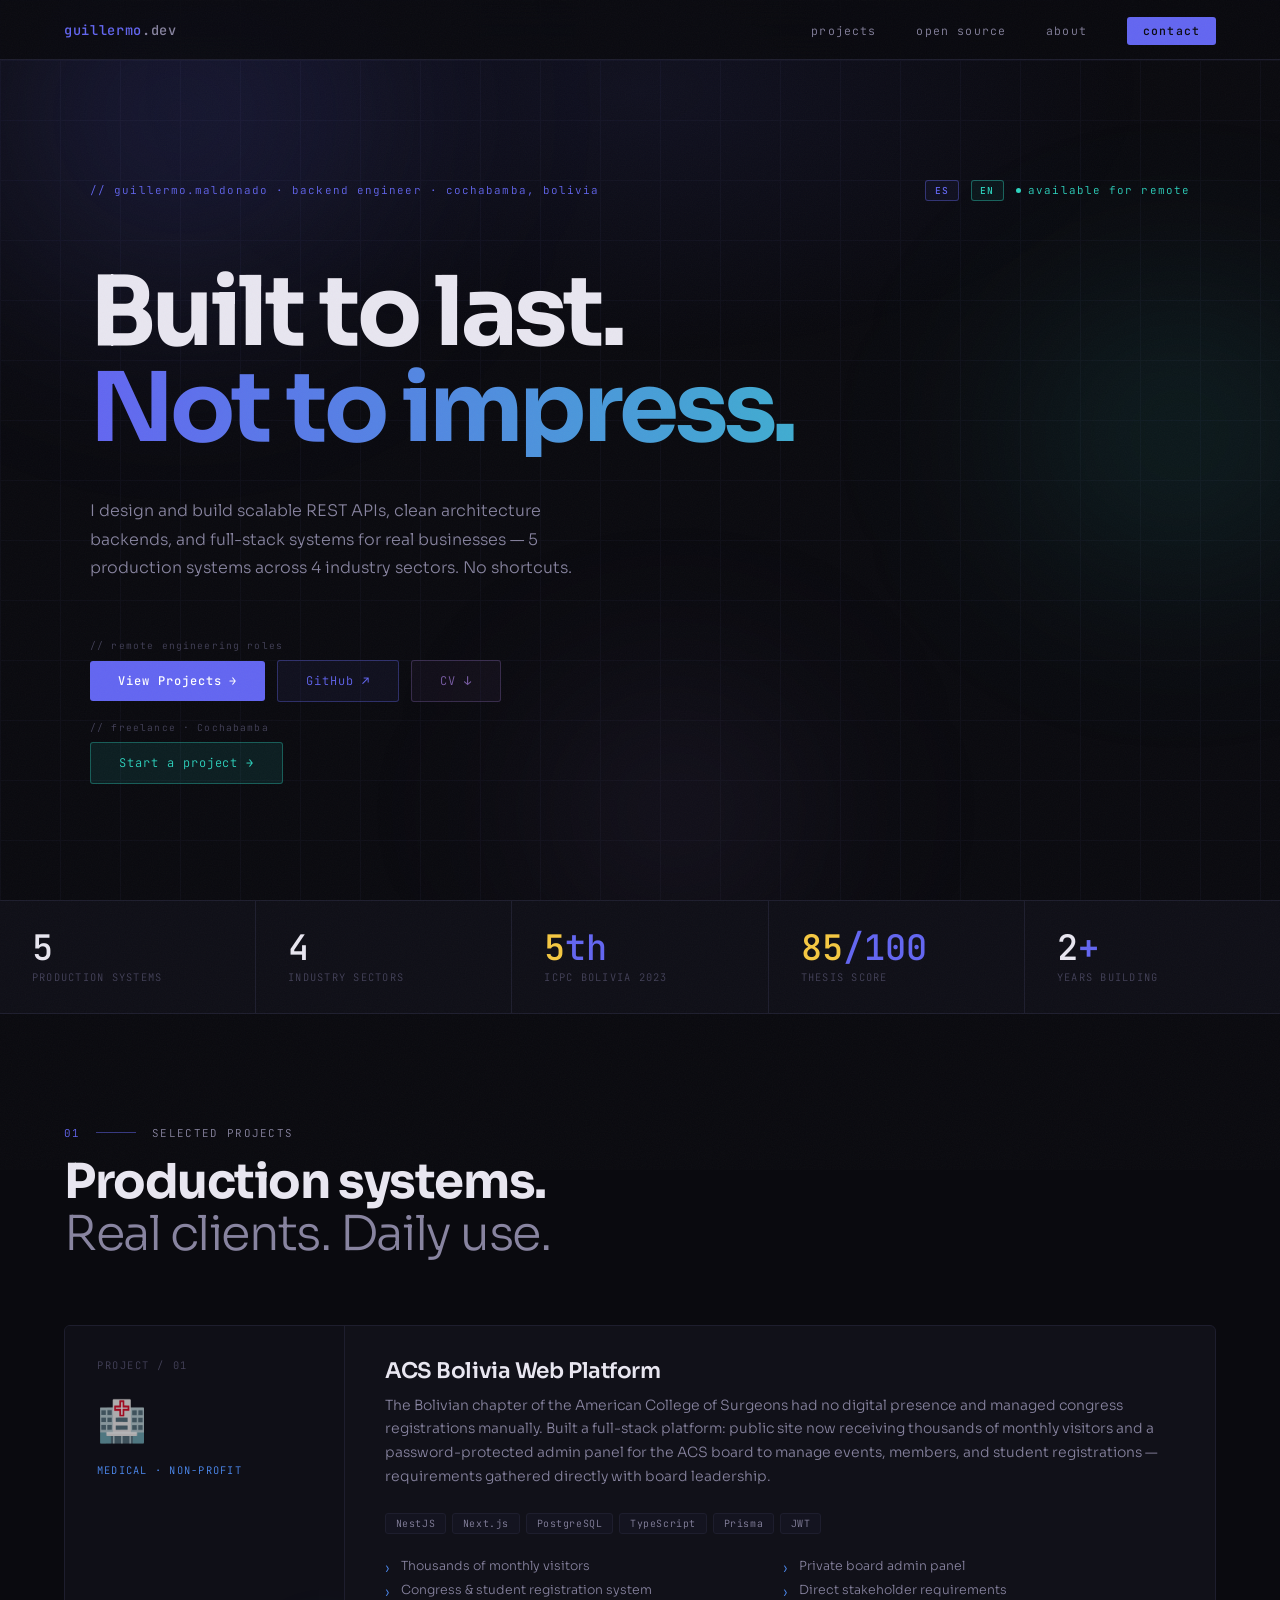
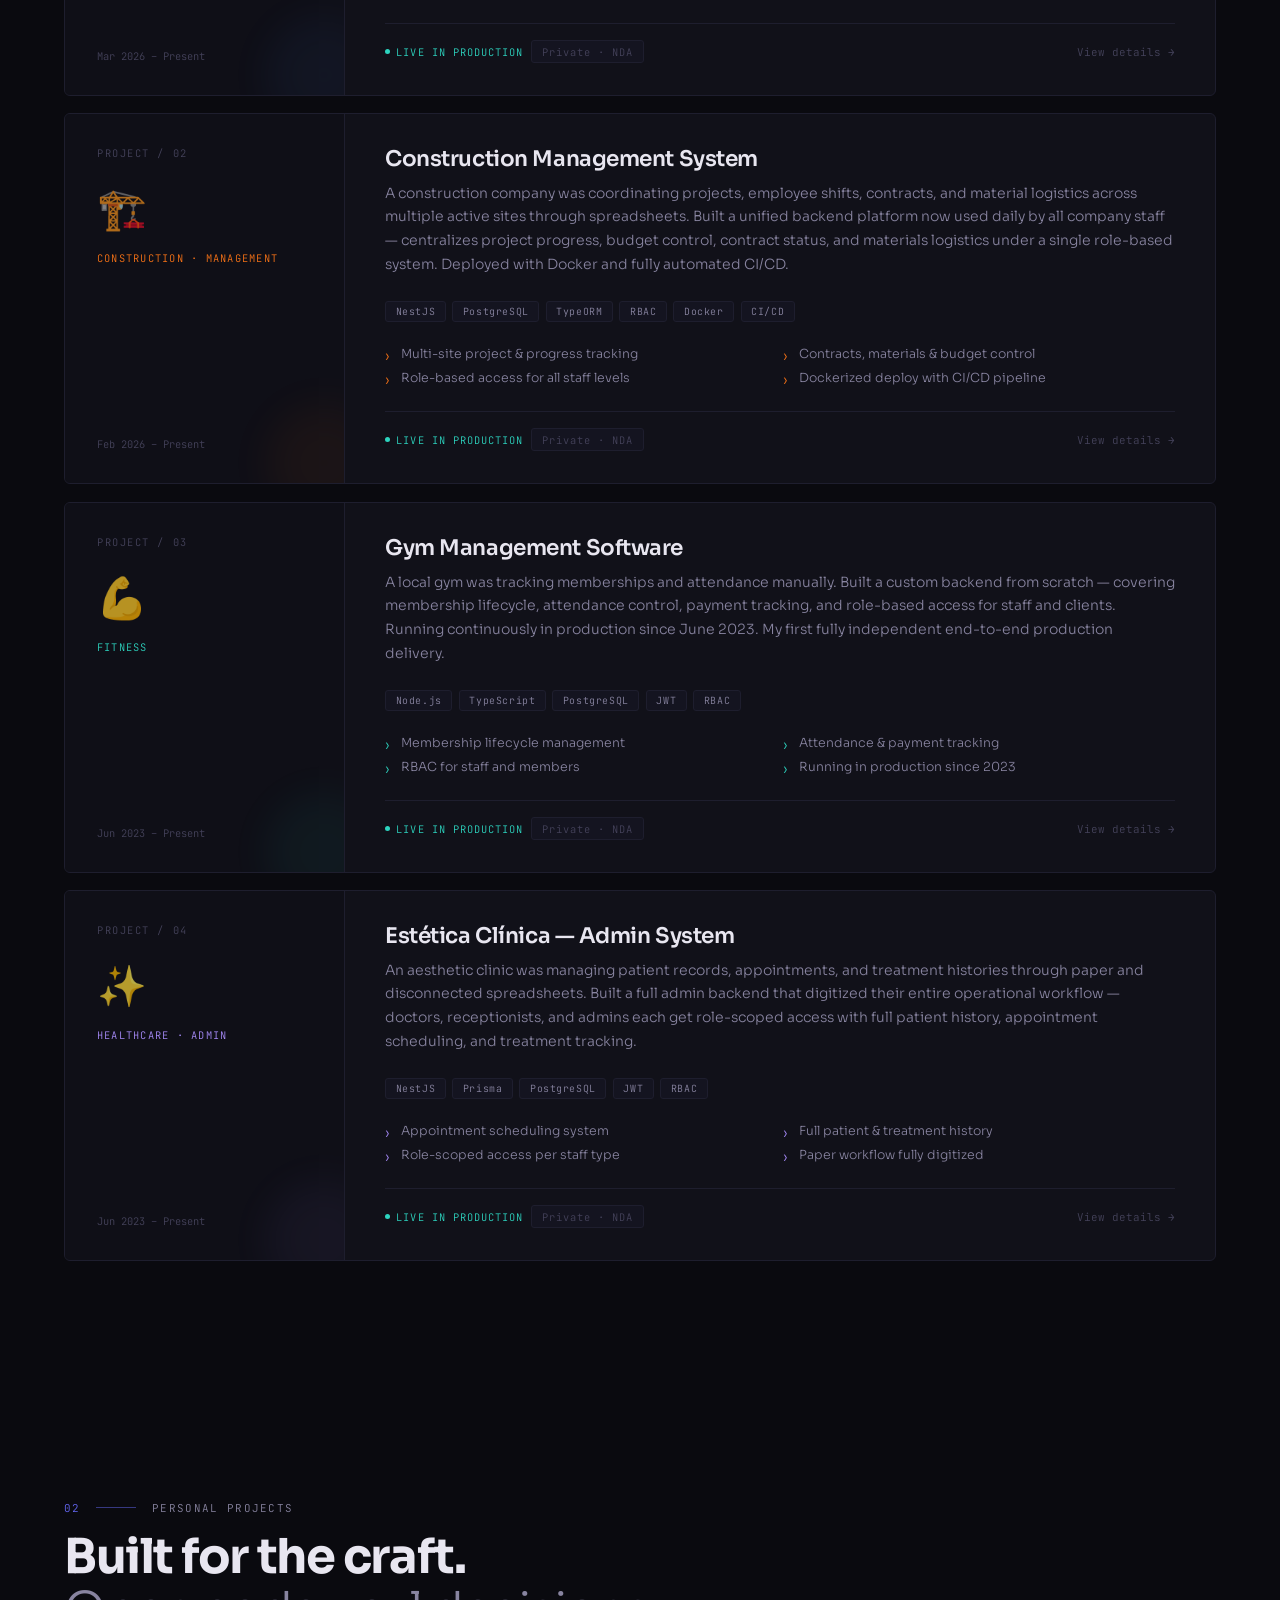
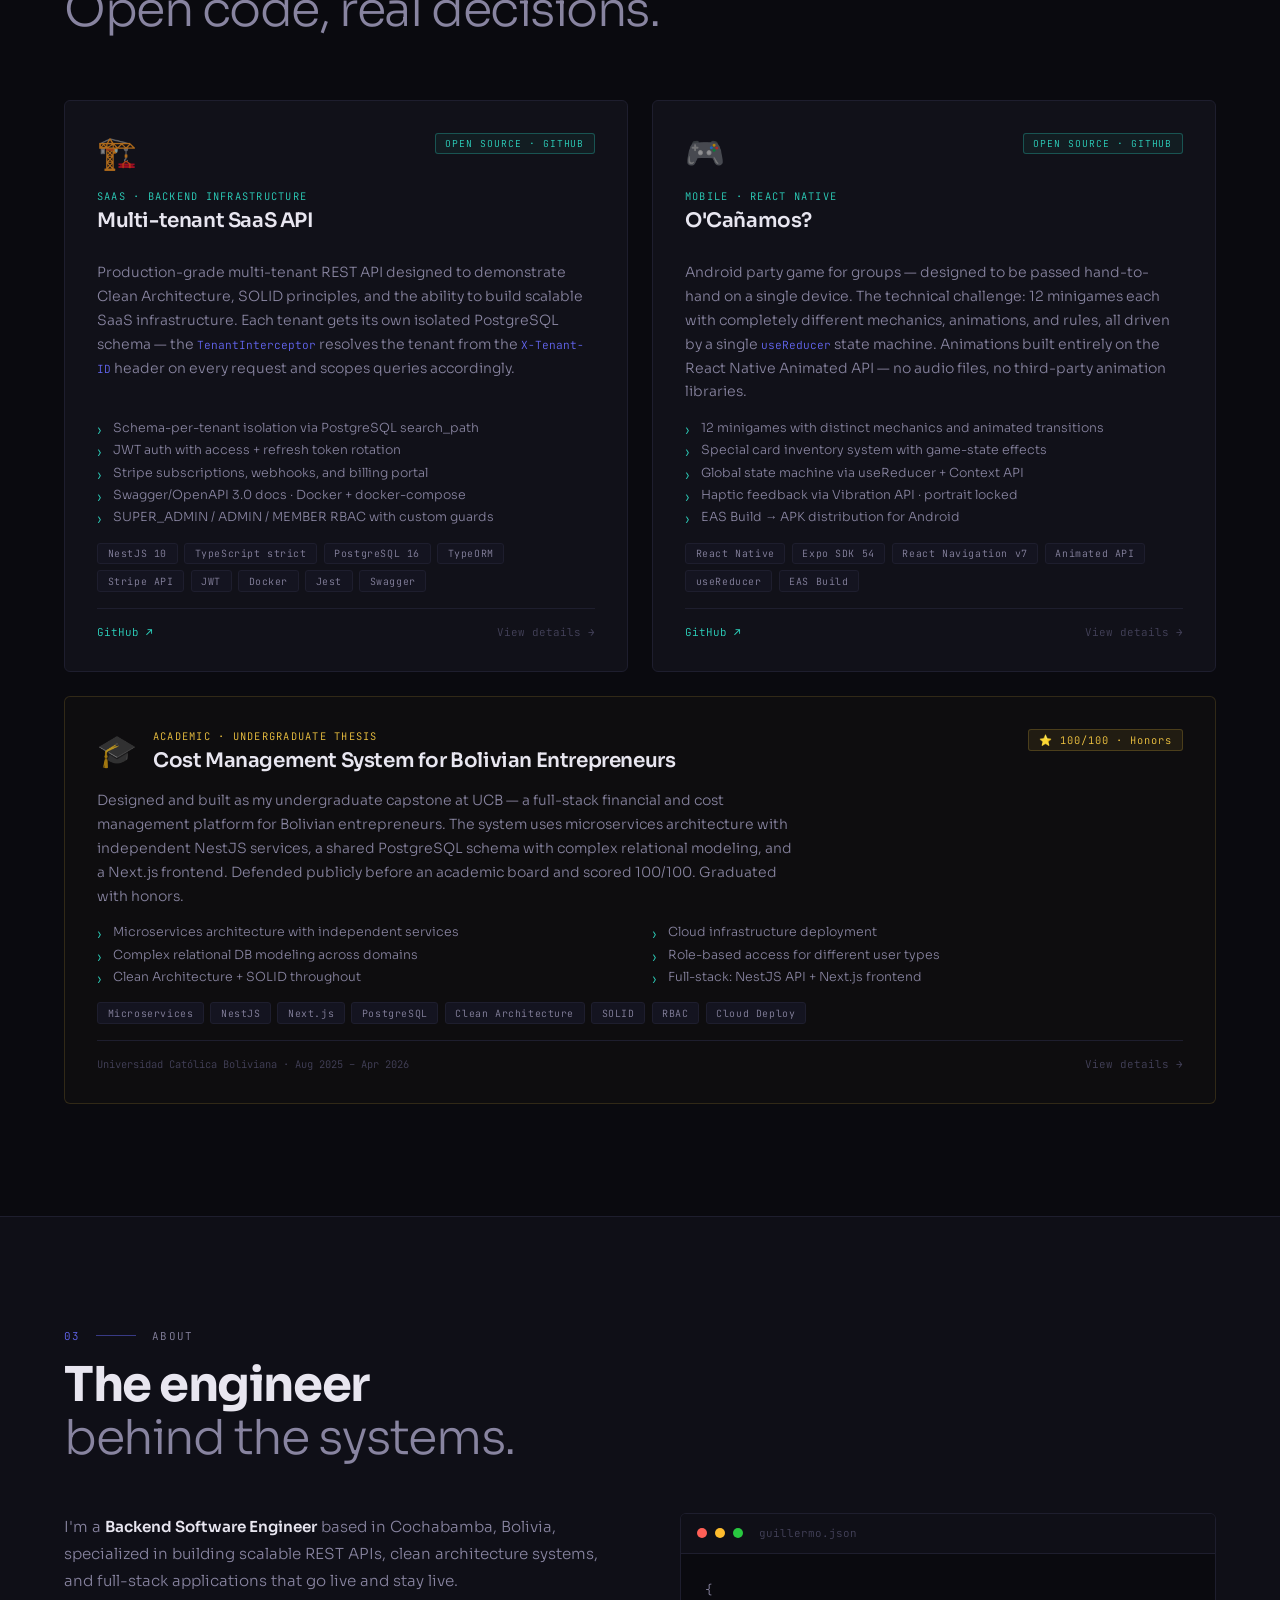
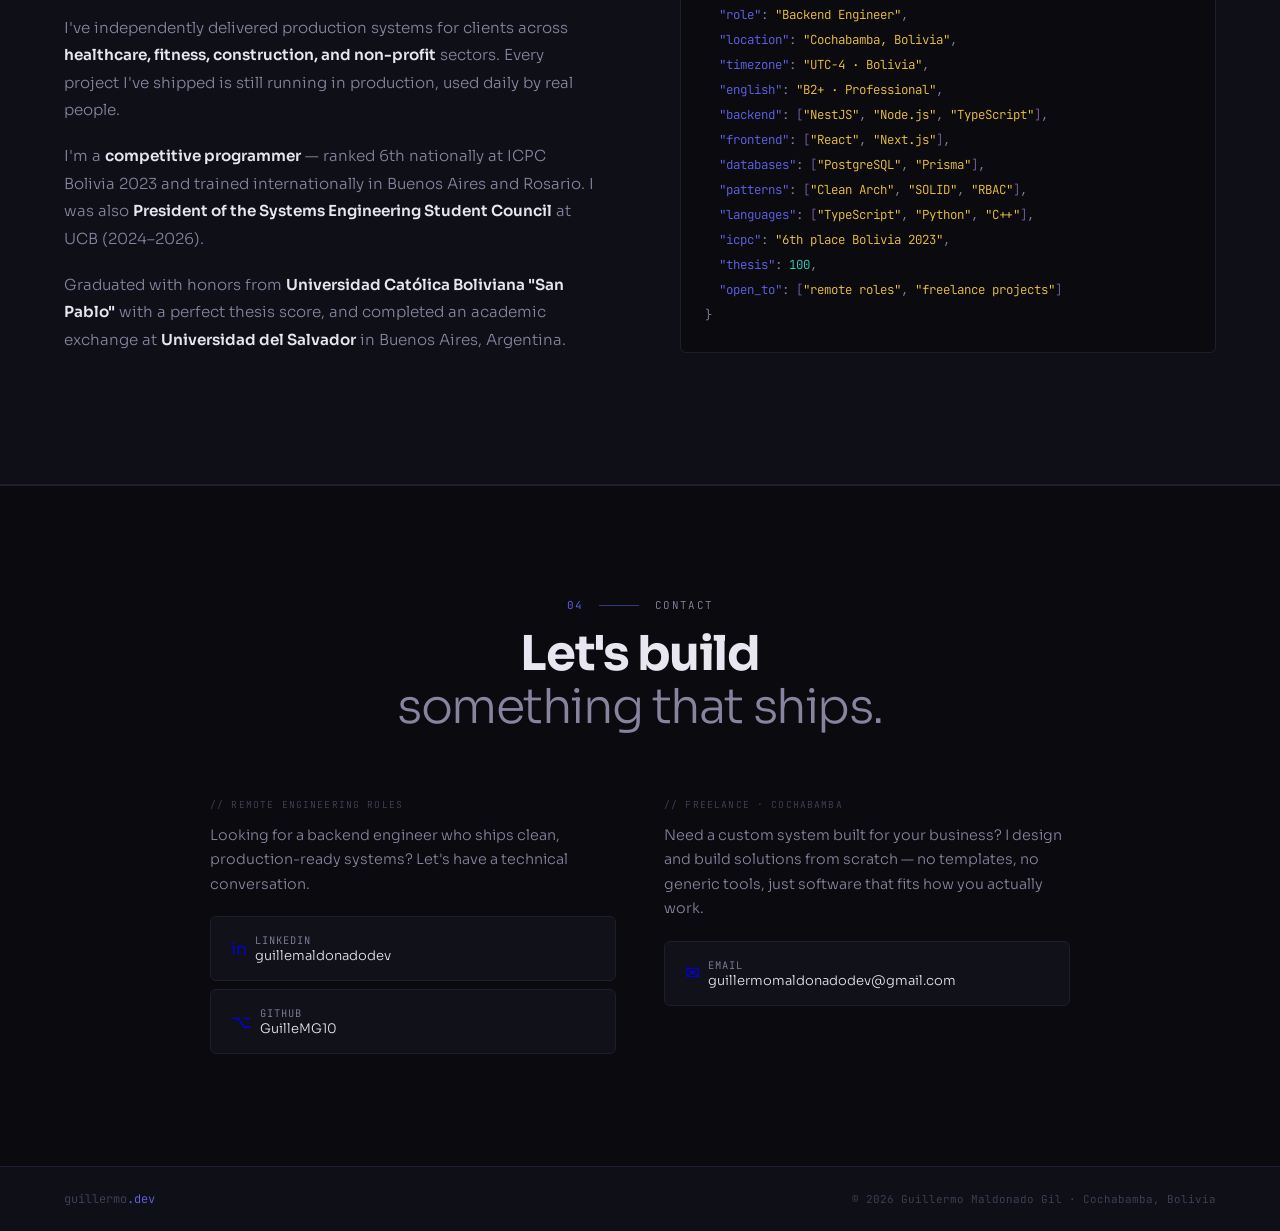
<file: index.html>
<!DOCTYPE html>
<html lang="en">
<head>
<meta charset="UTF-8"/>
<meta name="viewport" content="width=device-width, initial-scale=1.0"/>
<title>Guillermo Maldonado — Backend Engineer</title>

<!-- SEO -->
<meta name="description" content="Backend Software Engineer specialized in scalable REST APIs, Clean Architecture, and full-stack development. 5 production systems shipped across healthcare, fitness, construction, and non-profit sectors. Based in Cochabamba, Bolivia — open to remote roles."/>
<meta name="author" content="Guillermo Maldonado Gil"/>
<meta name="robots" content="index, follow"/>

<!-- Open Graph -->
<meta property="og:type" content="website"/>
<meta property="og:url" content="https://portafolio-guillermomaldonado.netlify.app/"/>
<meta property="og:title" content="Guillermo Maldonado — Backend Engineer"/>
<meta property="og:description" content="Backend Engineer. 5 production systems across healthcare, fitness, construction, and non-profit. Clean Architecture · NestJS · PostgreSQL · Open to remote roles."/>
<meta property="og:locale" content="en_US"/>

<!-- Twitter / X -->
<meta name="twitter:card" content="summary"/>
<meta name="twitter:title" content="Guillermo Maldonado — Backend Engineer"/>
<meta name="twitter:description" content="Backend Engineer. 5 production systems across healthcare, fitness, construction, and non-profit. Clean Architecture · NestJS · PostgreSQL · Open to remote roles."/>

<!-- Favicon -->
<link rel="icon" type="image/svg+xml" href="favicon.svg"/>

<link rel="preconnect" href="https://fonts.googleapis.com">
<link href="https://fonts.googleapis.com/css2?family=Sora:wght@300;400;600;700&family=JetBrains+Mono:wght@300;400;500&display=swap" rel="stylesheet">
<style>
  :root {
    --bg:        #0A0A0F;
    --bg-2:      #0F0F17;
    --bg-3:      #141420;
    --bg-card:   #111119;
    --border:    #1E1E2E;
    --border-2:  #2A2A3E;
    --accent:    #6366F1;
    --accent-2:  #7B5EA7;
    --accent-3:  #2DD4BF;
    --text:      #E8E6F0;
    --text-mid:  #8884A0;
    --text-dim:  #44425A;
    --white:     #F0EEF8;
  }

  *, *::before, *::after { box-sizing: border-box; margin: 0; padding: 0; }
  html { scroll-behavior: smooth; }

  body {
    background: var(--bg);
    color: var(--text);
    font-family: 'Sora', sans-serif;
    font-weight: 300;
    overflow-x: hidden;
    cursor: default;
  }

  /* grid bg */
  body::before {
    content: '';
    position: fixed;
    inset: 0;
    background-image:
      linear-gradient(var(--border) 1px, transparent 1px),
      linear-gradient(90deg, var(--border) 1px, transparent 1px);
    background-size: 60px 60px;
    opacity: 0.3;
    pointer-events: none;
    z-index: 0;
  }

  /* glow blob */
  body::after {
    content: '';
    position: fixed;
    top: -20vh;
    left: 50%;
    transform: translateX(-50%);
    width: 80vw;
    height: 60vh;
    background: radial-gradient(ellipse, rgba(99,102,241,0.08) 0%, transparent 70%);
    pointer-events: none;
    z-index: 0;
  }

  /* ── NAV ── */
  nav {
    position: fixed;
    top: 0; left: 0; right: 0;
    z-index: 100;
    display: flex;
    justify-content: space-between;
    align-items: center;
    padding: 1.2rem 4rem;
    background: rgba(10,10,15,0.85);
    backdrop-filter: blur(20px);
    border-bottom: 1px solid var(--border);
  }

  .nav-logo {
    font-family: 'JetBrains Mono', monospace;
    font-size: 0.85rem;
    font-weight: 500;
    color: var(--accent);
    text-decoration: none;
    letter-spacing: 0.05em;
  }

  .nav-logo span { color: var(--text-mid); }

  .nav-links {
    display: flex;
    gap: 2.5rem;
    list-style: none;
    align-items: center;
  }

  .nav-links a {
    font-family: 'JetBrains Mono', monospace;
    font-size: 0.72rem;
    letter-spacing: 0.1em;
    color: var(--text-mid);
    text-decoration: none;
    transition: color 0.2s;
  }

  .nav-links a:hover { color: var(--accent); }

  .nav-cta {
    background: var(--accent) !important;
    color: var(--bg) !important;
    padding: 0.4rem 1rem;
    border-radius: 3px;
    font-weight: 500 !important;
  }

  /* ── HERO ── */
  .hero {
    min-height: 100vh;
    display: flex;
    flex-direction: column;
    justify-content: center;
    padding: 10rem 4rem 6rem;
    position: relative;
    z-index: 1;
    overflow: hidden;
  }

  /* aurora blobs */
  .aurora {
    position: absolute;
    inset: 0;
    pointer-events: none;
    z-index: 0;
  }

  .aurora-blob {
    position: absolute;
    border-radius: 50%;
    filter: blur(90px);
  }

  .aurora-blob:nth-child(1) {
    width: 600px; height: 550px;
    background: radial-gradient(ellipse, rgba(99,102,241,0.22) 0%, transparent 70%);
    top: -160px; left: -120px;
    animation: float1 14s ease-in-out infinite;
  }

  .aurora-blob:nth-child(2) {
    width: 480px; height: 420px;
    background: radial-gradient(ellipse, rgba(45,212,191,0.14) 0%, transparent 70%);
    top: 25%; right: -140px;
    animation: float2 11s ease-in-out infinite;
  }

  .aurora-blob:nth-child(3) {
    width: 380px; height: 340px;
    background: radial-gradient(ellipse, rgba(123,94,167,0.16) 0%, transparent 70%);
    bottom: -80px; left: 38%;
    animation: float3 13s ease-in-out infinite;
  }

  @keyframes float1 {
    0%, 100% { transform: translate(0, 0); }
    50%       { transform: translate(50px, 35px); }
  }

  @keyframes float2 {
    0%, 100% { transform: translate(0, 0); }
    50%       { transform: translate(-45px, 55px); }
  }

  @keyframes float3 {
    0%, 100% { transform: translate(0, 0); }
    50%       { transform: translate(35px, -45px); }
  }

  .hero-content {
    position: relative;
    z-index: 1;
    max-width: 1100px;
    margin: 0 auto;
    width: 100%;
  }

  .hero-eyebrow {
    display: flex;
    align-items: center;
    justify-content: space-between;
    margin-bottom: 4rem;
    font-family: 'JetBrains Mono', monospace;
    font-size: 0.68rem;
    letter-spacing: 0.1em;
    color: var(--text-mid);
    opacity: 0;
    animation: fadeUp 0.7s 0.1s forwards;
  }

  .hero-eyebrow > span:first-child { color: var(--accent); }

  .eyebrow-right {
    display: flex;
    align-items: center;
    gap: 0.75rem;
  }

  .lang-badge {
    font-family: 'JetBrains Mono', monospace;
    font-size: 0.6rem;
    font-weight: 500;
    letter-spacing: 0.1em;
    padding: 0.2rem 0.55rem;
    border-radius: 3px;
    border: 1px solid var(--border-2);
    color: var(--text-mid);
    background: var(--bg-3);
    transition: all 0.2s;
  }
  .lang-badge--es { border-color: rgba(99,102,241,0.4); color: var(--accent); background: rgba(99,102,241,0.06); }
  .lang-badge--en { border-color: rgba(45,212,191,0.4); color: var(--accent-3); background: rgba(45,212,191,0.06); }

  .eyebrow-status {
    display: flex;
    align-items: center;
    gap: 0.45rem;
    color: var(--accent-3);
  }

  .eyebrow-dot {
    width: 5px; height: 5px;
    border-radius: 50%;
    background: var(--accent-3);
    flex-shrink: 0;
    animation: pulse 2s infinite;
  }

  .hero h1 {
    font-size: clamp(3.2rem, 7.5vw, 7.5rem);
    font-weight: 700;
    line-height: 1.0;
    letter-spacing: -0.04em;
    margin-bottom: 2.5rem;
    opacity: 0;
    animation: fadeUp 0.7s 0.25s forwards;
  }

  .hero-h1-primary {
    display: block;
    color: var(--text);
  }

  .hero-h1-accent {
    display: block;
    background: linear-gradient(90deg, var(--accent) 0%, var(--accent-3) 100%);
    -webkit-background-clip: text;
    -webkit-text-fill-color: transparent;
    background-clip: text;
  }

  .hero-desc {
    font-size: 1rem;
    color: var(--text-mid);
    line-height: 1.8;
    max-width: 500px;
    margin-bottom: 3.5rem;
    opacity: 0;
    animation: fadeUp 0.7s 0.4s forwards;
  }

  .hero-actions {
    display: flex;
    gap: 1rem;
    flex-wrap: wrap;
    opacity: 0;
    animation: fadeUp 0.7s 0.55s forwards;
  }

  .btn {
    display: inline-flex;
    align-items: center;
    gap: 0.5rem;
    padding: 0.75rem 1.75rem;
    border-radius: 3px;
    font-family: 'JetBrains Mono', monospace;
    font-size: 0.75rem;
    letter-spacing: 0.08em;
    text-decoration: none;
    transition: all 0.2s;
    cursor: pointer;
    border: none;
  }

  .btn-primary {
    background: var(--accent);
    color: #fff;
    font-weight: 500;
  }

  .btn-primary:hover {
    background: #7577F5;
    box-shadow: 0 0 28px rgba(99,102,241,0.5);
  }

  .btn-ghost {
    border: 1px solid var(--border-2);
    color: var(--text-mid);
    background: transparent;
  }

  .btn-ghost:hover { border-color: var(--accent); color: var(--accent); transform: translateY(-2px); }

  .btn-github {
    border: 1px solid rgba(99,102,241,0.35);
    color: var(--accent);
    background: rgba(99,102,241,0.07);
  }

  .btn-github:hover {
    border-color: var(--accent);
    background: rgba(99,102,241,0.15);
    box-shadow: 0 0 18px rgba(99,102,241,0.25);
    transform: translateY(-2px);
  }

  .btn-cv {
    border: 1px solid rgba(125,94,167,0.35);
    color: var(--accent-2);
    background: rgba(125,94,167,0.07);
  }

  .btn-cv:hover {
    border-color: var(--accent-2);
    background: rgba(125,94,167,0.15);
    transform: translateY(-2px);
  }

  .btn-teal {
    background: rgba(45,212,191,0.1);
    border: 1px solid rgba(45,212,191,0.35);
    color: var(--accent-3);
  }

  .btn-teal:hover {
    background: rgba(45,212,191,0.18);
    border-color: var(--accent-3);
    box-shadow: 0 0 22px rgba(45,212,191,0.28);
    transform: translateY(-2px);
  }

  /* ── STATS BAR ── */
  .stats-bar {
    position: relative;
    z-index: 1;
    display: flex;
    border-top: 1px solid var(--border);
    border-bottom: 1px solid var(--border);
    background: var(--bg-2);
  }

  .stat {
    flex: 1;
    padding: 1.8rem 2rem;
    border-right: 1px solid var(--border);
    position: relative;
    overflow: hidden;
  }

  .stat:last-child { border-right: none; }

  .stat::before {
    content: '';
    position: absolute;
    top: 0; left: 0; right: 0;
    height: 2px;
    background: var(--accent);
    transform: scaleX(0);
    transform-origin: left;
    transition: transform 0.4s;
  }

  .stat:hover::before { transform: scaleX(1); }

  .stat-num {
    font-family: 'JetBrains Mono', monospace;
    font-size: 2.2rem;
    font-weight: 500;
    color: var(--text);
    line-height: 1;
    margin-bottom: 0.3rem;
  }

  .stat-num span { color: var(--accent); }

  .stat-label {
    font-family: 'JetBrains Mono', monospace;
    font-size: 0.65rem;
    letter-spacing: 0.12em;
    text-transform: uppercase;
    color: var(--text-dim);
  }

  /* ── SECTIONS ── */
  section {
    position: relative;
    z-index: 1;
    padding: 7rem 4rem;
  }

  .section-eyebrow {
    display: flex;
    align-items: center;
    gap: 1rem;
    margin-bottom: 1rem;
  }

  .eyebrow-num {
    font-family: 'JetBrains Mono', monospace;
    font-size: 0.68rem;
    color: var(--accent);
    letter-spacing: 0.1em;
  }

  .eyebrow-line {
    width: 40px;
    height: 1px;
    background: var(--accent);
    opacity: 0.5;
  }

  .eyebrow-text {
    font-family: 'JetBrains Mono', monospace;
    font-size: 0.68rem;
    letter-spacing: 0.12em;
    text-transform: uppercase;
    color: var(--text-mid);
  }

  .section-title {
    font-size: clamp(2rem, 4vw, 3rem);
    font-weight: 700;
    letter-spacing: -0.03em;
    color: var(--text);
    margin-bottom: 4rem;
    line-height: 1.1;
  }

  /* ── PROJECT CARDS ── */
  .projects-list { display: flex; flex-direction: column; gap: 1.5px; }

  .project-card {
    background: var(--bg-card);
    border: 1px solid var(--border);
    border-radius: 6px;
    overflow: hidden;
    display: grid;
    grid-template-columns: 280px 1fr;
    min-height: 240px;
    transition: border-color 0.25s;
    cursor: pointer;
    margin-bottom: 1rem;
    position: relative;
    will-change: transform;
  }

  .project-card:hover { border-color: var(--accent); }

  .project-card.featured {
    grid-template-columns: 1fr;
    grid-template-rows: auto 1fr;
    min-height: unset;
  }

  /* left panel */
  .project-left {
    border-right: 1px solid var(--border);
    padding: 2rem;
    display: flex;
    flex-direction: column;
    justify-content: space-between;
    background: var(--bg-2);
    position: relative;
    overflow: hidden;
  }

  .project-left::before {
    content: '';
    position: absolute;
    bottom: -40px; right: -40px;
    width: 120px; height: 120px;
    border-radius: 50%;
    background: var(--project-color, var(--accent));
    opacity: 0.05;
    filter: blur(20px);
  }

  .project-num {
    font-family: 'JetBrains Mono', monospace;
    font-size: 0.65rem;
    letter-spacing: 0.15em;
    color: var(--text-dim);
    margin-bottom: 1.5rem;
  }

  .project-icon-wrap {
    font-size: 2.5rem;
    margin-bottom: 1rem;
    opacity: 0.7;
  }

  .project-sector {
    font-family: 'JetBrains Mono', monospace;
    font-size: 0.65rem;
    letter-spacing: 0.12em;
    text-transform: uppercase;
    color: var(--project-color, var(--accent));
    margin-bottom: 0.5rem;
  }

  .project-period {
    font-family: 'JetBrains Mono', monospace;
    font-size: 0.65rem;
    color: var(--text-dim);
  }

  /* right panel */
  .project-right {
    padding: 2rem 2.5rem;
    display: flex;
    flex-direction: column;
  }

  .project-title {
    font-size: 1.35rem;
    font-weight: 600;
    letter-spacing: -0.02em;
    color: var(--text);
    margin-bottom: 0.6rem;
    line-height: 1.2;
  }

  .project-desc {
    font-size: 0.875rem;
    color: var(--text-mid);
    line-height: 1.7;
    margin-bottom: 1.5rem;
    flex: 1;
  }

  .project-tech {
    display: flex;
    flex-wrap: wrap;
    gap: 0.4rem;
    margin-bottom: 1.5rem;
  }

  .tech-tag {
    font-family: 'JetBrains Mono', monospace;
    font-size: 0.62rem;
    letter-spacing: 0.06em;
    color: var(--text-mid);
    background: var(--bg-3);
    border: 1px solid var(--border);
    padding: 0.2rem 0.6rem;
    border-radius: 3px;
  }

  .project-highlights {
    list-style: none;
    display: grid;
    grid-template-columns: 1fr 1fr;
    gap: 0.4rem;
    margin-bottom: 1.5rem;
  }

  .project-highlights li {
    font-size: 0.78rem;
    color: var(--text-mid);
    padding-left: 1rem;
    position: relative;
    line-height: 1.4;
  }

  .project-highlights li::before {
    content: '›';
    position: absolute;
    left: 0;
    color: var(--project-color, var(--accent));
    font-size: 0.9rem;
  }

  .project-footer-row {
    display: flex;
    justify-content: space-between;
    align-items: center;
    padding-top: 1rem;
    border-top: 1px solid var(--border);
  }

  .live-badge {
    display: inline-flex;
    align-items: center;
    gap: 0.4rem;
    font-family: 'JetBrains Mono', monospace;
    font-size: 0.65rem;
    letter-spacing: 0.1em;
    text-transform: uppercase;
    color: var(--accent-3);
  }

  .live-dot {
    width: 5px; height: 5px;
    border-radius: 50%;
    background: var(--accent-3);
    animation: pulse 2s infinite;
  }

  .special-badge {
    font-family: 'JetBrains Mono', monospace;
    font-size: 0.65rem;
    letter-spacing: 0.1em;
    color: #F5C842;
    background: rgba(245,200,66,0.08);
    border: 1px solid rgba(245,200,66,0.2);
    padding: 0.2rem 0.6rem;
    border-radius: 3px;
  }

  .nda-badge {
    font-family: 'JetBrains Mono', monospace;
    font-size: 0.65rem;
    letter-spacing: 0.1em;
    color: var(--text-dim);
    background: var(--bg-3);
    border: 1px solid var(--border);
    padding: 0.2rem 0.6rem;
    border-radius: 3px;
  }

  /* ── HERO CTA GROUPS ── */
  .hero-cta-groups {
    display: flex;
    flex-direction: column;
    gap: 1.2rem;
    opacity: 0;
    animation: fadeUp 0.7s 0.55s forwards;
  }

  .hero-cta-label {
    font-family: 'JetBrains Mono', monospace;
    font-size: 0.6rem;
    letter-spacing: 0.12em;
    color: var(--text-dim);
    margin-bottom: 0.5rem;
  }

  .hero-cta-row {
    display: flex;
    gap: 0.75rem;
    flex-wrap: wrap;
    align-items: center;
  }

  /* ── STAT ACHIEVEMENT ── */
  .stat--achievement .stat-num { color: #F5C842; }
  .stat--achievement::before { background: #F5C842 !important; }

  /* ── OPEN SOURCE SECTION ── */
  .oss-grid {
    display: grid;
    grid-template-columns: 1fr 1fr;
    gap: 1.5rem;
  }

  .oss-card {
    background: var(--bg-card);
    border: 1px solid var(--border);
    border-radius: 6px;
    padding: 2rem;
    display: flex;
    flex-direction: column;
    gap: 1rem;
    transition: border-color 0.25s;
    position: relative;
    overflow: hidden;
    will-change: transform;
  }

  .oss-card:hover { border-color: var(--accent-3); }

  .oss-card-header {
    display: flex;
    justify-content: space-between;
    align-items: flex-start;
  }

  .oss-badge {
    font-family: 'JetBrains Mono', monospace;
    font-size: 0.6rem;
    letter-spacing: 0.1em;
    text-transform: uppercase;
    color: var(--accent-3);
    border: 1px solid rgba(45,212,191,0.3);
    background: rgba(45,212,191,0.06);
    padding: 0.2rem 0.6rem;
    border-radius: 3px;
    white-space: nowrap;
  }

  .oss-icon { font-size: 2rem; opacity: 0.7; }

  .oss-sector {
    font-family: 'JetBrains Mono', monospace;
    font-size: 0.65rem;
    letter-spacing: 0.12em;
    text-transform: uppercase;
    color: var(--accent-3);
    margin-bottom: 0.4rem;
  }

  .oss-title {
    font-size: 1.25rem;
    font-weight: 600;
    letter-spacing: -0.02em;
    color: var(--text);
    margin-bottom: 0.75rem;
    line-height: 1.2;
  }

  .oss-desc {
    font-size: 0.875rem;
    color: var(--text-mid);
    line-height: 1.7;
    flex: 1;
  }

  .oss-tech {
    display: flex;
    flex-wrap: wrap;
    gap: 0.4rem;
  }

  .oss-highlights {
    list-style: none;
    display: flex;
    flex-direction: column;
    gap: 0.3rem;
  }

  .oss-highlights li {
    font-size: 0.78rem;
    color: var(--text-mid);
    padding-left: 1rem;
    position: relative;
    line-height: 1.4;
  }

  .oss-highlights li::before {
    content: '›';
    position: absolute;
    left: 0;
    color: var(--accent-3);
    font-size: 0.9rem;
  }

  .oss-footer {
    display: flex;
    justify-content: space-between;
    align-items: center;
    padding-top: 1rem;
    border-top: 1px solid var(--border);
  }

  .github-link {
    font-family: 'JetBrains Mono', monospace;
    font-size: 0.68rem;
    color: var(--accent-3);
    display: flex;
    align-items: center;
    gap: 0.4rem;
    text-decoration: none;
    transition: gap 0.2s;
  }

  .github-link:hover { gap: 0.7rem; }

  .arrow-link {
    font-family: 'JetBrains Mono', monospace;
    font-size: 0.68rem;
    color: var(--text-dim);
    display: flex;
    align-items: center;
    gap: 0.3rem;
    transition: color 0.2s, gap 0.2s;
    text-decoration: none;
  }

  .project-card:hover .arrow-link { color: var(--accent); gap: 0.6rem; }

  /* featured project top banner */
  .project-banner {
    padding: 2rem 2.5rem;
    border-bottom: 1px solid var(--border);
    background: var(--bg-2);
    display: flex;
    justify-content: space-between;
    align-items: center;
  }

  .banner-left { display: flex; align-items: center; gap: 1.5rem; }

  /* ── ABOUT ── */
  .about-section { background: var(--bg-2); border-top: 1px solid var(--border); border-bottom: 1px solid var(--border); }

  .about-grid {
    display: grid;
    grid-template-columns: 1fr 1fr;
    gap: 5rem;
    align-items: start;
  }

  .about-text p {
    font-size: 0.95rem;
    color: var(--text-mid);
    line-height: 1.8;
    margin-bottom: 1.2rem;
  }

  .about-text strong { color: var(--text); font-weight: 600; }

  .terminal {
    background: var(--bg);
    border: 1px solid var(--border);
    border-radius: 6px;
    overflow: hidden;
  }

  .terminal-header {
    display: flex;
    align-items: center;
    gap: 0.5rem;
    padding: 0.8rem 1rem;
    border-bottom: 1px solid var(--border);
    background: var(--bg-2);
  }

  .t-dot { width: 10px; height: 10px; border-radius: 50%; }
  .t-red { background: #FF5F57; }
  .t-yellow { background: #FEBC2E; }
  .t-green { background: #28C840; }

  .terminal-title {
    font-family: 'JetBrains Mono', monospace;
    font-size: 0.68rem;
    color: var(--text-dim);
    margin-left: 0.5rem;
  }

  .terminal-body {
    padding: 1.5rem;
    font-family: 'JetBrains Mono', monospace;
    font-size: 0.78rem;
    line-height: 2;
  }

  .t-comment { color: var(--text-dim); }
  .t-key { color: var(--accent); }
  .t-val { color: var(--accent-3); }
  .t-str { color: #F5C842; }
  .t-punct { color: var(--text-mid); }
  .t-arr { color: var(--accent-2); }

  /* ── CONTACT SPLIT ── */
  .contact-split {
    display: grid;
    grid-template-columns: 1fr 1fr;
    gap: 3rem;
    max-width: 860px;
    margin: 3rem auto 0;
    text-align: left;
  }

  .contact-col-label {
    font-family: 'JetBrains Mono', monospace;
    font-size: 0.6rem;
    letter-spacing: 0.12em;
    text-transform: uppercase;
    color: var(--text-dim);
    margin-bottom: 0.75rem;
  }

  .contact-col-desc {
    font-size: 0.9rem;
    color: var(--text-mid);
    line-height: 1.7;
    margin-bottom: 1.25rem;
  }

  .contact-col-links {
    display: flex;
    flex-direction: column;
    gap: 0.5rem;
  }

  .thesis-highlights {
    display: grid;
    grid-template-columns: 1fr 1fr;
    gap: 1.5rem;
  }

  /* ── CONTACT ── */
  .contact-section {
    background: var(--bg);
    border-top: 1px solid var(--border);
    text-align: center;
  }

  .contact-grid {
    display: flex;
    justify-content: center;
    gap: 1rem;
    flex-wrap: wrap;
    margin-top: 2.5rem;
  }

  .contact-card {
    background: var(--bg-card);
    border: 1px solid var(--border);
    border-radius: 6px;
    padding: 1.5rem 2rem;
    text-decoration: none;
    display: flex;
    flex-direction: column;
    align-items: center;
    gap: 0.5rem;
    min-width: 160px;
    transition: border-color 0.2s, transform 0.2s;
  }

  .contact-card:hover { border-color: var(--accent); transform: translateY(-3px); }

  .contact-card-icon { font-size: 1.5rem; }

  .contact-card-label {
    font-family: 'JetBrains Mono', monospace;
    font-size: 0.65rem;
    letter-spacing: 0.1em;
    text-transform: uppercase;
    color: var(--text-mid);
  }

  .contact-card-value {
    font-size: 0.82rem;
    color: var(--text);
  }

  /* ── FOOTER ── */
  footer {
    background: var(--bg-2);
    border-top: 1px solid var(--border);
    padding: 1.5rem 4rem;
    display: flex;
    justify-content: space-between;
    align-items: center;
  }

  .footer-logo {
    font-family: 'JetBrains Mono', monospace;
    font-size: 0.75rem;
    color: var(--text-dim);
  }

  .footer-logo span { color: var(--accent); }

  .footer-copy {
    font-family: 'JetBrains Mono', monospace;
    font-size: 0.68rem;
    color: var(--text-dim);
  }

  /* ── ANIMATIONS ── */
  @keyframes fadeUp {
    from { opacity: 0; transform: translateY(20px); }
    to   { opacity: 1; transform: translateY(0); }
  }

  @keyframes pulse {
    0%, 100% { opacity: 1; }
    50% { opacity: 0.3; }
  }

  /* ── TABLET RESPONSIVE (hasta 900px) ── */
  @media (max-width: 900px) {
    nav { padding: 1rem 2rem; }
    .nav-links { gap: 1.5rem; }
    section { padding: 4rem 2rem; }
    .hero { padding: 8rem 2rem 4rem; }
    .hero-eyebrow { flex-direction: column; align-items: flex-start; gap: 0.5rem; }
    .aurora-blob:nth-child(1) { width: 350px; height: 320px; }
    .aurora-blob:nth-child(2) { width: 280px; height: 250px; }
    .aurora-blob:nth-child(3) { width: 220px; height: 200px; }
    .stats-bar { flex-wrap: wrap; }
    .stat { min-width: 50%; border-bottom: 1px solid var(--border); }
    .project-card { grid-template-columns: 1fr; }
    .project-left { border-right: none; border-bottom: 1px solid var(--border); }
    .project-highlights { grid-template-columns: 1fr; }
    .about-grid { grid-template-columns: 1fr; gap: 2rem; }
    footer { padding: 1.5rem 2rem; }
    .oss-grid { grid-template-columns: 1fr; }
    .contact-split { grid-template-columns: 1fr !important; }
    .thesis-highlights { grid-template-columns: 1fr !important; }
  }

  /* ── MOBILE RESPONSIVE (hasta 600px) ── */
  @media (max-width: 600px) {
    nav {
      padding: 1rem 1.5rem;
      flex-direction: column;
      gap: 1rem;
    }
    .nav-links {
      width: 100%;
      justify-content: center;
      gap: 1.2rem;
      flex-wrap: wrap;
    }
    .nav-cta {
      padding: 0.3rem 0.8rem;
    }
    section { padding: 4rem 1.5rem; }

    .hero {
      padding: 8rem 1.5rem 4rem;
    }
    .hero-eyebrow {
      flex-direction: column;
      align-items: flex-start;
      gap: 0.6rem;
    }
    .hero h1 .line-outline { -webkit-text-stroke-width: 1px; }
    .hero-cta-row .btn {
      width: 100%;
      justify-content: center;
    }

    .stat { min-width: 100%; } 
    
    .project-right { padding: 1.5rem; }
    .project-left { padding: 1.5rem; }
    
    .project-footer-row {
      flex-direction: column;
      align-items: flex-start;
      gap: 1rem;
    }

    .terminal-body { 
      padding: 1rem; 
      font-size: 0.7rem; 
    }
    
    .contact-card {
      width: 100%;
    }
    .contact-split { gap: 2rem; }
    .thesis-highlights { grid-template-columns: 1fr !important; }
    
    footer {
      padding: 1.5rem;
      flex-direction: column;
      text-align: center;
      gap: 0.8rem;
    }
  }

  /* ── SCROLL PROGRESS ── */
  #scroll-progress {
    position: fixed;
    top: 0; left: 0;
    height: 2px;
    width: 0%;
    background: linear-gradient(90deg, var(--accent), var(--accent-3));
    z-index: 9999;
    pointer-events: none;
    transition: width 0.08s linear;
  }

  /* ── ACTIVE NAV ── */
  .nav-links a.nav-active {
    color: var(--accent);
  }

  /* ── BACK TO TOP ── */
  #back-to-top {
    position: fixed;
    bottom: 2rem; right: 2rem;
    width: 38px; height: 38px;
    background: var(--bg-card);
    border: 1px solid var(--border-2);
    border-radius: 4px;
    display: flex;
    align-items: center;
    justify-content: center;
    color: var(--text-dim);
    font-size: 1rem;
    text-decoration: none;
    cursor: none;
    opacity: 0;
    transform: translateY(12px);
    transition: opacity 0.3s, transform 0.3s, border-color 0.2s, color 0.2s;
    z-index: 500;
  }

  #back-to-top.btt-visible {
    opacity: 1;
    transform: translateY(0);
  }

  #back-to-top:hover {
    border-color: var(--accent);
    color: var(--accent);
  }

  @media (pointer: coarse) {
    #back-to-top { cursor: pointer; }
  }

  /* ── GRAIN / NOISE ── */
  @keyframes grain {
    0%,100% { transform: translate(0,0); }
    10%     { transform: translate(-2%,-3%); }
    30%     { transform: translate(3%,2%); }
    50%     { transform: translate(-1%,3%); }
    70%     { transform: translate(2%,-2%); }
    90%     { transform: translate(-3%,1%); }
  }

  .grain {
    position: fixed;
    inset: -30%;
    width: 160%; height: 160%;
    pointer-events: none;
    z-index: 9991;
    opacity: 0.032;
    background-image: url("data:image/svg+xml,%3Csvg xmlns='http://www.w3.org/2000/svg' width='300' height='300'%3E%3Cfilter id='n'%3E%3CfeTurbulence type='fractalNoise' baseFrequency='0.85' numOctaves='4' stitchTiles='stitch'/%3E%3C/filter%3E%3Crect width='300' height='300' filter='url(%23n)'/%3E%3C/svg%3E");
    background-size: 300px 300px;
    animation: grain 0.7s steps(1) infinite;
  }

  /* ── PAGE EXIT ── */
  body { transition: opacity 0.3s ease; }
  body.page-exit { opacity: 0; pointer-events: none; }
</style>
</head>
<body>

<div id="scroll-progress"></div>
<div class="grain" aria-hidden="true"></div>
<nav>
  <a href="#" class="nav-logo">guillermo<span>.dev</span></a>
  <ul class="nav-links">
    <li><a href="#projects">projects</a></li>
    <li><a href="#open-source">open source</a></li>
    <li><a href="#about">about</a></li>
    <li><a href="#contact" class="nav-cta">contact</a></li>
  </ul>
</nav>

<section class="hero">
  <div class="aurora" aria-hidden="true">
    <div class="aurora-blob"></div>
    <div class="aurora-blob"></div>
    <div class="aurora-blob"></div>
  </div>
  <div class="hero-content">
    <div class="hero-eyebrow">
      <span>// guillermo.maldonado · backend engineer · cochabamba, bolivia</span>
      <div class="eyebrow-right">
        <span class="lang-badge lang-badge--es">ES</span>
        <span class="lang-badge lang-badge--en">EN</span>
        <span class="eyebrow-status">
          <span class="eyebrow-dot"></span>
          available for remote
        </span>
      </div>
    </div>
    <h1>
      <span class="hero-h1-primary">Built to last.</span>
      <span class="hero-h1-accent">Not to impress.</span>
    </h1>
    <p class="hero-desc">
      I design and build scalable REST APIs, clean architecture backends,
      and full-stack systems for real businesses —
      5 production systems across 4 industry sectors. No shortcuts.
    </p>
    <div class="hero-cta-groups">
      <div>
        <div class="hero-cta-label">// remote engineering roles</div>
        <div class="hero-cta-row">
          <a href="#projects" class="btn btn-primary">View Projects →</a>
          <a href="https://github.com/GuilleMG10" class="btn btn-github" target="_blank">GitHub ↗</a>
          <a href="CV_Guillermo_Maldonado.pdf" download class="btn btn-cv">CV ↓</a>
        </div>
      </div>
      <div>
        <div class="hero-cta-label">// freelance · Cochabamba</div>
        <div class="hero-cta-row">
          <a href="mailto:guillermomaldonadodev@gmail.com" class="btn btn-teal">Start a project →</a>
        </div>
      </div>
    </div>
  </div>
</section>

<div class="stats-bar">
  <div class="stat">
    <div class="stat-num">5</div>
    <div class="stat-label">Production Systems</div>
  </div>
  <div class="stat">
    <div class="stat-num">4</div>
    <div class="stat-label">Industry Sectors</div>
  </div>
  <div class="stat stat--achievement">
    <div class="stat-num">6<span>th</span></div>
    <div class="stat-label">ICPC Bolivia 2023</div>
  </div>
  <div class="stat stat--achievement">
    <div class="stat-num">100<span>/100</span></div>
    <div class="stat-label">Thesis Score</div>
  </div>
  <div class="stat">
    <div class="stat-num">3<span>+</span></div>
    <div class="stat-label">Years Building</div>
  </div>
</div>

<section id="projects">
  <div class="section-eyebrow">
    <span class="eyebrow-num">01</span>
    <div class="eyebrow-line"></div>
    <span class="eyebrow-text">Selected Projects</span>
  </div>
  <h2 class="section-title">Production systems.<br><span style="color:var(--text-mid);font-weight:300;">Real clients. Daily use.</span></h2>

  <div class="projects-list">

    <div class="project-card" style="--project-color: #4F8EF7;">
      <div class="project-left">
        <div>
          <div class="project-num">PROJECT / 01</div>
          <div class="project-icon-wrap">🏥</div>
          <div class="project-sector">Medical · Non-Profit</div>
        </div>
        <div class="project-period">Mar 2026 – Present</div>
      </div>
      <div class="project-right">
        <h3 class="project-title">ACS Bolivia Web Platform</h3>
        <p class="project-desc">The Bolivian chapter of the American College of Surgeons had no digital presence and managed congress registrations manually. Built a full-stack platform: public site now receiving thousands of monthly visitors and a password-protected admin panel for the ACS board to manage events, members, and student registrations — requirements gathered directly with board leadership.</p>
        <div class="project-tech">
          <span class="tech-tag">NestJS</span>
          <span class="tech-tag">Next.js</span>
          <span class="tech-tag">PostgreSQL</span>
          <span class="tech-tag">TypeScript</span>
          <span class="tech-tag">Prisma</span>
          <span class="tech-tag">JWT</span>
        </div>
        <ul class="project-highlights">
          <li>Thousands of monthly visitors</li>
          <li>Private board admin panel</li>
          <li>Congress & student registration system</li>
          <li>Direct stakeholder requirements</li>
        </ul>
        <div class="project-footer-row">
          <div style="display:flex;gap:0.5rem;align-items:center;">
            <span class="live-badge"><span class="live-dot"></span>Live in production</span>
            <span class="nda-badge">Private · NDA</span>
          </div>
          <a href="acs-bolivia.html" class="arrow-link" style="text-decoration:none;">View details →</a>
        </div>
      </div>
    </div>

    <div class="project-card" style="--project-color: #F97316;">
      <div class="project-left">
        <div>
          <div class="project-num">PROJECT / 02</div>
          <div class="project-icon-wrap">🏗️</div>
          <div class="project-sector">Construction · Management</div>
        </div>
        <div class="project-period">Feb 2026 – Present</div>
      </div>
      <div class="project-right">
        <h3 class="project-title">Construction Management System</h3>
        <p class="project-desc">A construction company was coordinating projects, employee shifts, contracts, and material logistics across multiple active sites through spreadsheets. Built a unified backend platform now used daily by all company staff — centralizes project progress, budget control, contract status, and materials logistics under a single role-based system. Deployed with Docker and fully automated CI/CD.</p>
        <div class="project-tech">
          <span class="tech-tag">NestJS</span>
          <span class="tech-tag">PostgreSQL</span>
          <span class="tech-tag">TypeORM</span>
          <span class="tech-tag">RBAC</span>
          <span class="tech-tag">Docker</span>
          <span class="tech-tag">CI/CD</span>
        </div>
        <ul class="project-highlights">
          <li>Multi-site project & progress tracking</li>
          <li>Contracts, materials & budget control</li>
          <li>Role-based access for all staff levels</li>
          <li>Dockerized deploy with CI/CD pipeline</li>
        </ul>
        <div class="project-footer-row">
          <div style="display:flex;gap:0.5rem;align-items:center;">
            <span class="live-badge"><span class="live-dot"></span>Live in production</span>
            <span class="nda-badge">Private · NDA</span>
          </div>
          <a href="coninarde.html" class="arrow-link" style="text-decoration:none;">View details →</a>
        </div>
      </div>
    </div>

    <div class="project-card" style="--project-color: #2DD4BF;">
      <div class="project-left">
        <div>
          <div class="project-num">PROJECT / 03</div>
          <div class="project-icon-wrap">💪</div>
          <div class="project-sector">Fitness </div>
        </div>
        <div class="project-period">Jun 2023 – Present</div>
      </div>
      <div class="project-right">
        <h3 class="project-title">Gym Management Software</h3>
        <p class="project-desc">A local gym was tracking memberships and attendance manually. Built a custom backend from scratch — covering membership lifecycle, attendance control, payment tracking, and role-based access for staff and clients. Running continuously in production since June 2023. My first fully independent end-to-end production delivery.</p>
        <div class="project-tech">
          <span class="tech-tag">Node.js</span>
          <span class="tech-tag">TypeScript</span>
          <span class="tech-tag">PostgreSQL</span>
          <span class="tech-tag">JWT</span>
          <span class="tech-tag">RBAC</span>
        </div>
        <ul class="project-highlights">
          <li>Membership lifecycle management</li>
          <li>Attendance & payment tracking</li>
          <li>RBAC for staff and members</li>
          <li>Running in production since 2023</li>
        </ul>
        <div class="project-footer-row">
          <div style="display:flex;gap:0.5rem;align-items:center;">
            <span class="live-badge"><span class="live-dot"></span>Live in production</span>
            <span class="nda-badge">Private · NDA</span>
          </div>
          <a href="gym.html" class="arrow-link" style="text-decoration:none;">View details →</a>
        </div>
      </div>
    </div>

    <div class="project-card" style="--project-color: #A78BFA;">
      <div class="project-left">
        <div>
          <div class="project-num">PROJECT / 04</div>
          <div class="project-icon-wrap">✨</div>
          <div class="project-sector">Healthcare · Admin</div>
        </div>
        <div class="project-period">Jun 2023 – Present</div>
      </div>
      <div class="project-right">
        <h3 class="project-title">Estética Clínica — Admin System</h3>
        <p class="project-desc">An aesthetic clinic was managing patient records, appointments, and treatment histories through paper and disconnected spreadsheets. Built a full admin backend that digitized their entire operational workflow — doctors, receptionists, and admins each get role-scoped access with full patient history, appointment scheduling, and treatment tracking.</p>
        <div class="project-tech">
          <span class="tech-tag">NestJS</span>
          <span class="tech-tag">Prisma</span>
          <span class="tech-tag">PostgreSQL</span>
          <span class="tech-tag">JWT</span>
          <span class="tech-tag">RBAC</span>
        </div>
        <ul class="project-highlights">
          <li>Appointment scheduling system</li>
          <li>Full patient & treatment history</li>
          <li>Role-scoped access per staff type</li>
          <li>Paper workflow fully digitized</li>
        </ul>
        <div class="project-footer-row">
          <div style="display:flex;gap:0.5rem;align-items:center;">
            <span class="live-badge"><span class="live-dot"></span>Live in production</span>
            <span class="nda-badge">Private · NDA</span>
          </div>
          <a href="clinica.html" class="arrow-link" style="text-decoration:none;">View details →</a>
        </div>
      </div>
    </div>

  </div>
</section>

<section id="open-source">
  <div class="section-eyebrow">
    <span class="eyebrow-num">02</span>
    <div class="eyebrow-line"></div>
    <span class="eyebrow-text">Personal Projects</span>
  </div>
  <h2 class="section-title">Built for the craft.<br><span style="color:var(--text-mid);font-weight:300;">Open code, real decisions.</span></h2>

  <div class="oss-grid">

    <div class="oss-card">
      <div class="oss-card-header">
        <div class="oss-icon">🏗️</div>
        <span class="oss-badge">Open Source · GitHub</span>
      </div>
      <div>
        <div class="oss-sector">SaaS · Backend Infrastructure</div>
        <h3 class="oss-title">Multi-tenant SaaS API</h3>
      </div>
      <p class="oss-desc">Production-grade multi-tenant REST API designed to demonstrate Clean Architecture, SOLID principles, and the ability to build scalable SaaS infrastructure. Each tenant gets its own isolated PostgreSQL schema — the <code style="font-family:'JetBrains Mono',monospace;font-size:0.8em;color:var(--accent);">TenantInterceptor</code> resolves the tenant from the <code style="font-family:'JetBrains Mono',monospace;font-size:0.8em;color:var(--accent);">X-Tenant-ID</code> header on every request and scopes queries accordingly.</p>
      <ul class="oss-highlights">
        <li>Schema-per-tenant isolation via PostgreSQL search_path</li>
        <li>JWT auth with access + refresh token rotation</li>
        <li>Stripe subscriptions, webhooks, and billing portal</li>
        <li>Swagger/OpenAPI 3.0 docs · Docker + docker-compose</li>
        <li>SUPER_ADMIN / ADMIN / MEMBER RBAC with custom guards</li>
      </ul>
      <div class="oss-tech">
        <span class="tech-tag">NestJS 10</span>
        <span class="tech-tag">TypeScript strict</span>
        <span class="tech-tag">PostgreSQL 16</span>
        <span class="tech-tag">TypeORM</span>
        <span class="tech-tag">Stripe API</span>
        <span class="tech-tag">JWT</span>
        <span class="tech-tag">Docker</span>
        <span class="tech-tag">Jest</span>
        <span class="tech-tag">Swagger</span>
      </div>
      <div class="oss-footer">
        <a href="https://github.com/GuilleMG10/api-multitenant" class="github-link" target="_blank">GitHub ↗</a>
        <a href="multitenant.html" class="arrow-link" style="text-decoration:none;color:var(--text-dim);">View details →</a>
      </div>
    </div>

    <div class="oss-card">
      <div class="oss-card-header">
        <div class="oss-icon">🎮</div>
        <span class="oss-badge">Open Source · GitHub</span>
      </div>
      <div>
        <div class="oss-sector">Mobile · React Native</div>
        <h3 class="oss-title">O'Cañamos?</h3>
      </div>
      <p class="oss-desc">Android party game for groups — designed to be passed hand-to-hand on a single device. The technical challenge: 12 minigames each with completely different mechanics, animations, and rules, all driven by a single <code style="font-family:'JetBrains Mono',monospace;font-size:0.8em;color:var(--accent);">useReducer</code> state machine. Animations built entirely on the React Native Animated API — no audio files, no third-party animation libraries.</p>
      <ul class="oss-highlights">
        <li>12 minigames with distinct mechanics and animated transitions</li>
        <li>Special card inventory system with game-state effects</li>
        <li>Global state machine via useReducer + Context API</li>
        <li>Haptic feedback via Vibration API · portrait locked</li>
        <li>EAS Build → APK distribution for Android</li>
      </ul>
      <div class="oss-tech">
        <span class="tech-tag">React Native</span>
        <span class="tech-tag">Expo SDK 54</span>
        <span class="tech-tag">React Navigation v7</span>
        <span class="tech-tag">Animated API</span>
        <span class="tech-tag">useReducer</span>
        <span class="tech-tag">EAS Build</span>
      </div>
      <div class="oss-footer">
        <a href="https://github.com/GuilleMG10/ocanamos" class="github-link" target="_blank">GitHub ↗</a>
        <a href="ocanamos.html" class="arrow-link" style="text-decoration:none;color:var(--text-dim);">View details →</a>
      </div>
    </div>

    <div class="oss-card" style="grid-column: 1 / -1; --project-color: #F5C842; border-color: rgba(245,200,66,0.15); background: rgba(245,200,66,0.02);">
      <div class="oss-card-header">
        <div style="display:flex;align-items:center;gap:1rem;">
          <div class="oss-icon">🎓</div>
          <div>
            <div class="oss-sector" style="color:#F5C842;">Academic · Undergraduate Thesis</div>
            <h3 class="oss-title" style="margin-bottom:0;">Cost Management System for Bolivian Entrepreneurs</h3>
          </div>
        </div>
        <span class="special-badge" style="white-space:nowrap;align-self:flex-start;">⭐ 100/100 · Honors</span>
      </div>
      <p class="oss-desc" style="max-width:700px;">Designed and built as my undergraduate capstone at UCB — a full-stack financial and cost management platform for Bolivian entrepreneurs. The system uses microservices architecture with independent NestJS services, a shared PostgreSQL schema with complex relational modeling, and a Next.js frontend. Defended publicly before an academic board and scored 100/100. Graduated with honors.</p>
      <div class="thesis-highlights">
        <ul class="oss-highlights">
          <li>Microservices architecture with independent services</li>
          <li>Complex relational DB modeling across domains</li>
          <li>Clean Architecture + SOLID throughout</li>
        </ul>
        <ul class="oss-highlights">
          <li>Cloud infrastructure deployment</li>
          <li>Role-based access for different user types</li>
          <li>Full-stack: NestJS API + Next.js frontend</li>
        </ul>
      </div>
      <div class="oss-tech">
        <span class="tech-tag">Microservices</span>
        <span class="tech-tag">NestJS</span>
        <span class="tech-tag">Next.js</span>
        <span class="tech-tag">PostgreSQL</span>
        <span class="tech-tag">Clean Architecture</span>
        <span class="tech-tag">SOLID</span>
        <span class="tech-tag">RBAC</span>
        <span class="tech-tag">Cloud Deploy</span>
      </div>
      <div class="oss-footer">
        <span style="font-family:'JetBrains Mono',monospace;font-size:0.65rem;color:var(--text-dim);">Universidad Católica Boliviana · Aug 2025 – Apr 2026</span>
        <a href="thesis.html" class="arrow-link" style="text-decoration:none;color:var(--text-dim);">View details →</a>
      </div>
    </div>

  </div>
</section>

<section id="about" class="about-section">
  <div class="section-eyebrow">
    <span class="eyebrow-num">03</span>
    <div class="eyebrow-line"></div>
    <span class="eyebrow-text">About</span>
  </div>
  <h2 class="section-title" style="margin-bottom:3rem;">The engineer<br><span style="color:var(--text-mid);font-weight:300;">behind the systems.</span></h2>

  <div class="about-grid">
    <div class="about-text">
      <p>I'm a <strong>Backend Software Engineer</strong> based in Cochabamba, Bolivia, specialized in building scalable REST APIs, clean architecture systems, and full-stack applications that go live and stay live.</p>
      <p>I've independently delivered production systems for clients across <strong>healthcare, fitness, construction, and non-profit</strong> sectors. Every project I've shipped is still running in production, used daily by real people.</p>
      <p>I'm a <strong>competitive programmer</strong> — ranked 6th nationally at ICPC Bolivia 2023 and trained internationally in Buenos Aires and Rosario. I was also <strong>President of the Systems Engineering Student Council</strong> at UCB (2024–2026).</p>
      <p>Graduated with honors from <strong>Universidad Católica Boliviana "San Pablo"</strong> with a perfect thesis score, and completed an academic exchange at <strong>Universidad del Salvador</strong> in Buenos Aires, Argentina.</p>
    </div>

    <div class="terminal">
      <div class="terminal-header">
        <div class="t-dot t-red"></div>
        <div class="t-dot t-yellow"></div>
        <div class="t-dot t-green"></div>
        <span class="terminal-title">guillermo.json</span>
      </div>
      <div class="terminal-body">
        <div><span class="t-punct">{</span></div>
        <div>&nbsp;&nbsp;<span class="t-key">"role"</span><span class="t-punct">:</span> <span class="t-str">"Backend Engineer"</span><span class="t-punct">,</span></div>
        <div>&nbsp;&nbsp;<span class="t-key">"location"</span><span class="t-punct">:</span> <span class="t-str">"Cochabamba, Bolivia"</span><span class="t-punct">,</span></div>
        <div>&nbsp;&nbsp;<span class="t-key">"timezone"</span><span class="t-punct">:</span> <span class="t-str">"UTC-4 · Bolivia"</span><span class="t-punct">,</span></div>
        <div>&nbsp;&nbsp;<span class="t-key">"english"</span><span class="t-punct">:</span> <span class="t-str">"B2+ · Professional"</span><span class="t-punct">,</span></div>
        <div>&nbsp;&nbsp;<span class="t-key">"backend"</span><span class="t-punct">:</span> <span class="t-arr">[</span><span class="t-str">"NestJS"</span><span class="t-punct">,</span> <span class="t-str">"Node.js"</span><span class="t-punct">,</span> <span class="t-str">"TypeScript"</span><span class="t-arr">]</span><span class="t-punct">,</span></div>
        <div>&nbsp;&nbsp;<span class="t-key">"frontend"</span><span class="t-punct">:</span> <span class="t-arr">[</span><span class="t-str">"React"</span><span class="t-punct">,</span> <span class="t-str">"Next.js"</span><span class="t-arr">]</span><span class="t-punct">,</span></div>
        <div>&nbsp;&nbsp;<span class="t-key">"databases"</span><span class="t-punct">:</span> <span class="t-arr">[</span><span class="t-str">"PostgreSQL"</span><span class="t-punct">,</span> <span class="t-str">"Prisma"</span><span class="t-arr">]</span><span class="t-punct">,</span></div>
        <div>&nbsp;&nbsp;<span class="t-key">"patterns"</span><span class="t-punct">:</span> <span class="t-arr">[</span><span class="t-str">"Clean Arch"</span><span class="t-punct">,</span> <span class="t-str">"SOLID"</span><span class="t-punct">,</span> <span class="t-str">"RBAC"</span><span class="t-arr">]</span><span class="t-punct">,</span></div>
        <div>&nbsp;&nbsp;<span class="t-key">"languages"</span><span class="t-punct">:</span> <span class="t-arr">[</span><span class="t-str">"TypeScript"</span><span class="t-punct">,</span> <span class="t-str">"Python"</span><span class="t-punct">,</span> <span class="t-str">"C++"</span><span class="t-arr">]</span><span class="t-punct">,</span></div>
        <div>&nbsp;&nbsp;<span class="t-key">"icpc"</span><span class="t-punct">:</span> <span class="t-str">"6th place Bolivia 2023"</span><span class="t-punct">,</span></div>
        <div>&nbsp;&nbsp;<span class="t-key">"thesis"</span><span class="t-punct">:</span> <span class="t-val">100</span><span class="t-punct">,</span></div>
        <div>&nbsp;&nbsp;<span class="t-key">"open_to"</span><span class="t-punct">:</span> <span class="t-arr">[</span><span class="t-str">"remote roles"</span><span class="t-punct">,</span> <span class="t-str">"freelance projects"</span><span class="t-arr">]</span></div>
        <div><span class="t-punct">}</span></div>
      </div>
    </div>
  </div>


</section>

<section id="contact" class="contact-section">
  <div class="section-eyebrow" style="justify-content:center; margin-bottom:1rem;">
    <span class="eyebrow-num">04</span>
    <div class="eyebrow-line"></div>
    <span class="eyebrow-text">Contact</span>
  </div>
  <h2 class="section-title">Let's build<br><span style="color:var(--text-mid);font-weight:300;">something that ships.</span></h2>

  <div class="contact-split">
    <div>
      <div class="contact-col-label">// remote engineering roles</div>
      <p class="contact-col-desc">Looking for a backend engineer who ships clean, production-ready systems? Let's have a technical conversation.</p>
      <div class="contact-col-links">
        <a href="https://linkedin.com/in/guillemaldonadodev" class="contact-card" target="_blank" style="flex-direction:row;justify-content:flex-start;min-width:unset;padding:1rem 1.25rem;">
          <span class="contact-card-icon" style="font-size:1.1rem;">in</span>
          <div>
            <div class="contact-card-label">LinkedIn</div>
            <div class="contact-card-value">guillemaldonadodev</div>
          </div>
        </a>
        <a href="https://github.com/GuilleMG10" class="contact-card" target="_blank" style="flex-direction:row;justify-content:flex-start;min-width:unset;padding:1rem 1.25rem;">
          <span class="contact-card-icon" style="font-size:1.1rem;">⌥</span>
          <div>
            <div class="contact-card-label">GitHub</div>
            <div class="contact-card-value">GuilleMG10</div>
          </div>
        </a>
      </div>
    </div>
    <div>
      <div class="contact-col-label">// freelance · Cochabamba</div>
      <p class="contact-col-desc">Need a custom system built for your business? I design and build solutions from scratch — no templates, no generic tools, just software that fits how you actually work.</p>
      <a href="mailto:guillermomaldonadodev@gmail.com" class="contact-card" style="flex-direction:row;justify-content:flex-start;min-width:unset;padding:1rem 1.25rem;">
        <span class="contact-card-icon" style="font-size:1.1rem;">✉</span>
        <div>
          <div class="contact-card-label">Email</div>
          <div class="contact-card-value">guillermomaldonadodev@gmail.com</div>
        </div>
      </a>
    </div>
  </div>
</section>

<footer>
  <span class="footer-logo">guillermo<span>.dev</span></span>
  <span class="footer-copy">© 2026 Guillermo Maldonado Gil · Cochabamba, Bolivia</span>
</footer>

<style>
  .fade-card {
    opacity: 0;
    transform: translateY(28px);
    transition: opacity 0.55s ease, transform 0.55s ease;
  }
  .fade-card.visible {
    opacity: 1;
    transform: translateY(0);
  }
</style>

<a href="#" id="back-to-top" aria-label="Back to top">↑</a>

<script>
  const isFine = window.matchMedia('(pointer: fine)').matches;

  /* ── 1. Card fade-in on scroll ── */
  const cardObserver = new IntersectionObserver(entries => {
    entries.forEach(entry => {
      if (entry.isIntersecting) {
        entry.target.classList.add('visible');
        cardObserver.unobserve(entry.target);
      }
    });
  }, { threshold: 0.08 });

  document.querySelectorAll('.project-card, .oss-card').forEach((card, i) => {
    card.classList.add('fade-card');
    card.style.transitionDelay = (i % 3) * 80 + 'ms';
    cardObserver.observe(card);
  });

  /* ── 2. Scroll progress bar ── */
  const progressBar = document.getElementById('scroll-progress');
  window.addEventListener('scroll', () => {
    const pct = window.scrollY / (document.body.scrollHeight - window.innerHeight);
    progressBar.style.width = Math.min(pct * 100, 100) + '%';
  }, { passive: true });

  /* ── 3. Active nav ── */
  const navLinks = document.querySelectorAll('.nav-links a[href^="#"]');
  const navObserver = new IntersectionObserver(entries => {
    entries.forEach(entry => {
      if (entry.isIntersecting) {
        navLinks.forEach(l => l.classList.remove('nav-active'));
        const a = document.querySelector(`.nav-links a[href="#${entry.target.id}"]`);
        if (a && !a.classList.contains('nav-cta')) a.classList.add('nav-active');
      }
    });
  }, { rootMargin: '-30% 0px -60% 0px', threshold: 0 });
  document.querySelectorAll('section[id]').forEach(s => navObserver.observe(s));

  /* ── 4. Back to top ── */
  const btt = document.getElementById('back-to-top');
  window.addEventListener('scroll', () => {
    btt.classList.toggle('btt-visible', window.scrollY > 400);
  }, { passive: true });
  btt.addEventListener('click', e => {
    e.preventDefault();
    window.scrollTo({ top: 0, behavior: 'smooth' });
  });

  /* ── 6. Animated stat counters ── */
  const statData = [
    { n: 5, sfx: '' }, { n: 4, sfx: '' },
    { n: 6, sfx: 'th' }, { n: 100, sfx: '/100' }, { n: 3, sfx: '+' }
  ];

  function countUp(el, target, suffix, delay) {
    setTimeout(() => {
      const dur = 1600, t0 = performance.now();
      (function tick(now) {
        const p = Math.min((now - t0) / dur, 1);
        const v = Math.round((1 - Math.pow(1 - p, 4)) * target);
        el.innerHTML = v + (suffix ? `<span>${suffix}</span>` : '');
        if (p < 1) requestAnimationFrame(tick);
      })(t0);
    }, delay);
  }

  const statsBar = document.querySelector('.stats-bar');
  if (statsBar) {
    new IntersectionObserver(([e], obs) => {
      if (!e.isIntersecting) return;
      obs.disconnect();
      document.querySelectorAll('.stat-num').forEach((el, i) => {
        const d = statData[i];
        if (d) countUp(el, d.n, d.sfx, i * 130);
      });
    }, { threshold: 0.6 }).observe(statsBar);
  }


  /* ── 8. Page exit fade ── */
  document.querySelectorAll('a[href]').forEach(link => {
    const href = link.getAttribute('href');
    if (!href || href.startsWith('#') || href.startsWith('mailto:')
        || link.target === '_blank' || link.hasAttribute('download')) return;
    link.addEventListener('click', e => {
      e.preventDefault();
      document.body.classList.add('page-exit');
      setTimeout(() => { window.location.href = href; }, 310);
    });
  });
</script>

</body>
</html>
</file>
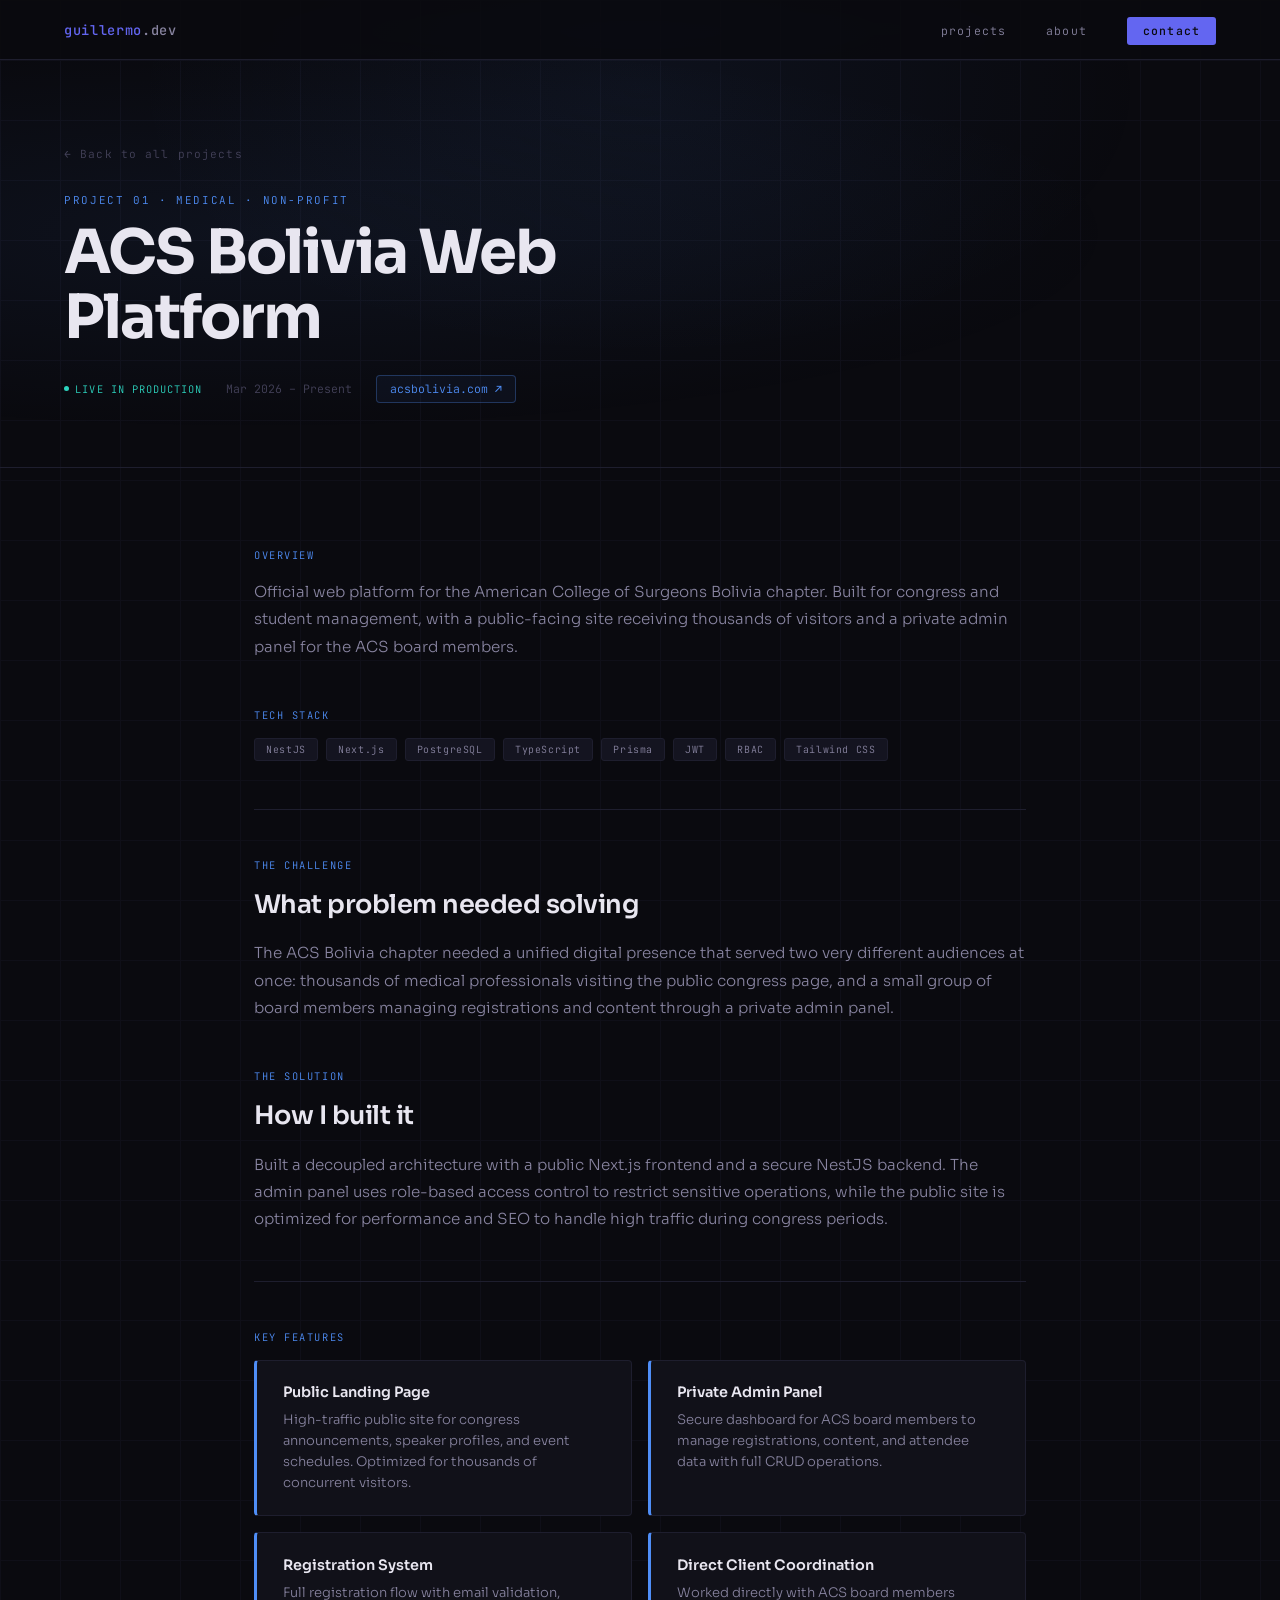
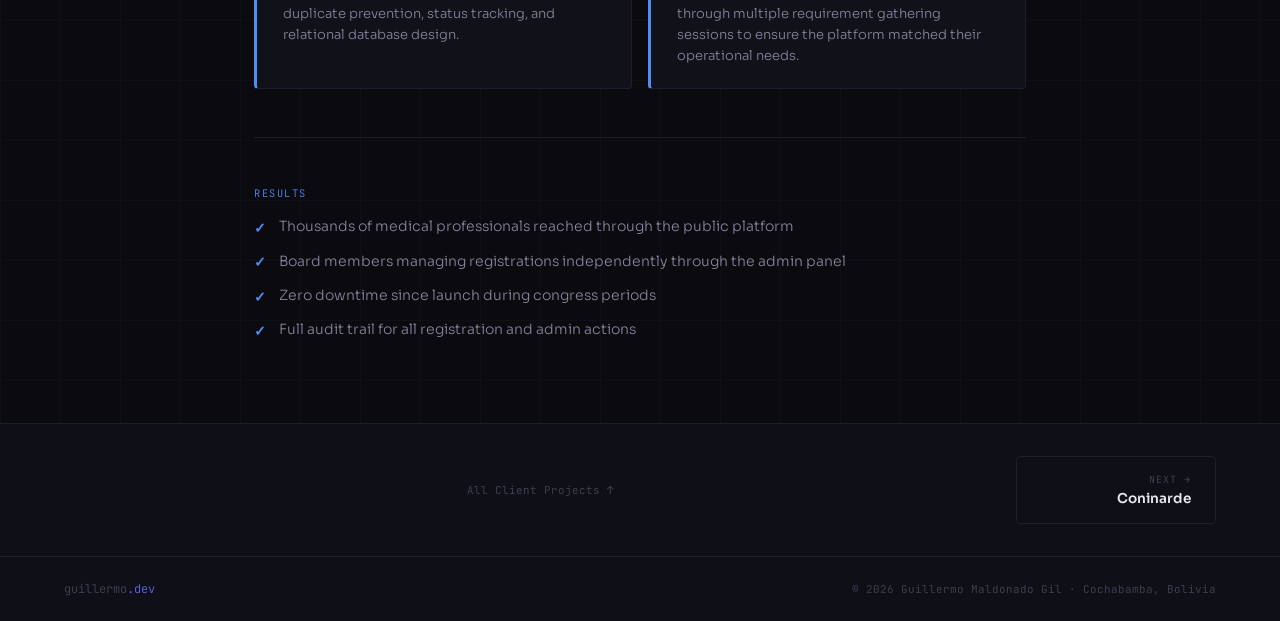
<file: acs-bolivia.html>
<!DOCTYPE html>
<html lang="en">
<head>
<meta charset="UTF-8"/>
<meta name="viewport" content="width=device-width, initial-scale=1.0"/>
<title>ACS Bolivia Web Platform — Guillermo Maldonado</title>
<link rel="preconnect" href="https://fonts.googleapis.com">
<link href="https://fonts.googleapis.com/css2?family=Sora:wght@300;400;600;700&family=JetBrains+Mono:wght@300;400;500&display=swap" rel="stylesheet">
<link rel="stylesheet" href="shared.css">
<style>
  .project-hero {
    min-height: 52vh;
    display: flex;
    align-items: flex-end;
    padding: 8rem 4rem 4rem;
    position: relative;
    z-index: 1;
    border-bottom: 1px solid var(--border);
  }
  .hero-glow {
    position: absolute;
    top: 0; left: 0; right: 0; bottom: 0;
    background: radial-gradient(ellipse at 20% 50%, #4F8EF710 0%, transparent 60%);
    pointer-events: none;
  }
  .back-link {
    display: inline-flex;
    align-items: center;
    gap: 0.5rem;
    font-family: 'JetBrains Mono', monospace;
    font-size: 0.7rem;
    letter-spacing: 0.1em;
    color: var(--text-dim);
    text-decoration: none;
    margin-bottom: 2rem;
    transition: color 0.2s;
  }
  .back-link:hover { color: var(--accent); }
  .hero-eyebrow {
    font-family: 'JetBrains Mono', monospace;
    font-size: 0.68rem;
    letter-spacing: 0.15em;
    text-transform: uppercase;
    color: #4F8EF7;
    margin-bottom: 0.8rem;
  }
  .hero-title {
    font-size: clamp(2rem, 5vw, 3.8rem);
    font-weight: 700;
    letter-spacing: -0.03em;
    line-height: 1.08;
    color: var(--text);
    margin-bottom: 1.5rem;
    max-width: 720px;
  }
  .hero-meta {
    display: flex;
    align-items: center;
    gap: 1.5rem;
    flex-wrap: wrap;
  }
  .hero-period {
    font-family: 'JetBrains Mono', monospace;
    font-size: 0.72rem;
    color: var(--text-dim);
  }
  
  /* Nuevo estilo para el enlace del sitio */
  .site-link {
    font-family: 'JetBrains Mono', monospace;
    font-size: 0.72rem;
    color: #4F8EF7;
    text-decoration: none;
    padding: 0.35rem 0.8rem;
    border: 1px solid rgba(79, 142, 247, 0.3);
    border-radius: 4px;
    background: rgba(79, 142, 247, 0.05);
    transition: all 0.2s ease;
    display: inline-flex;
    align-items: center;
    gap: 0.4rem;
  }
  .site-link:hover {
    background: rgba(79, 142, 247, 0.15);
    border-color: #4F8EF7;
    transform: translateY(-2px);
  }

  .thesis-badge {
    font-family: 'JetBrains Mono', monospace;
    font-size: 0.65rem;
    letter-spacing: 0.1em;
    color: #F5C842;
    background: rgba(245,200,66,0.08);
    border: 1px solid rgba(245,200,66,0.2);
    padding: 0.25rem 0.7rem;
    border-radius: 3px;
  }

  /* content */
  .content {
    max-width: 900px;
    margin: 0 auto;
    padding: 5rem 4rem;
    position: relative;
    z-index: 1;
  }

  .section-label {
    font-family: 'JetBrains Mono', monospace;
    font-size: 0.65rem;
    letter-spacing: 0.15em;
    text-transform: uppercase;
    color: #4F8EF7;
    margin-bottom: 1rem;
  }

  .section-title {
    font-size: 1.6rem;
    font-weight: 600;
    letter-spacing: -0.02em;
    color: var(--text);
    margin-bottom: 1.2rem;
  }

  .section-text {
    font-size: 0.95rem;
    color: var(--text-mid);
    line-height: 1.8;
    margin-bottom: 3rem;
  }

  .divider {
    border: none;
    border-top: 1px solid var(--border);
    margin: 3rem 0;
  }

  /* tech stack */
  .tech-stack {
    display: flex;
    flex-wrap: wrap;
    gap: 0.5rem;
    margin-bottom: 3rem;
  }

  /* feature cards */
  .feat-grid {
    display: grid;
    grid-template-columns: 1fr 1fr;
    gap: 1rem;
    margin-bottom: 3rem;
  }
  .feat-card {
    background: var(--bg-card);
    border: 1px solid var(--border);
    border-left: 3px solid #4F8EF7;
    border-radius: 4px;
    padding: 1.4rem 1.6rem;
    transition: border-color 0.2s;
  }
  .feat-card:hover { border-color: #4F8EF7; }
  .feat-title {
    font-weight: 600;
    font-size: 0.9rem;
    color: var(--text);
    margin-bottom: 0.5rem;
  }
  .feat-desc {
    font-size: 0.82rem;
    color: var(--text-mid);
    line-height: 1.6;
  }

  /* results */
  .results-list { display: flex; flex-direction: column; gap: 0.7rem; }
  .result-item {
    display: flex;
    align-items: flex-start;
    gap: 0.8rem;
    font-size: 0.88rem;
    color: var(--text-mid);
    line-height: 1.5;
  }
  .result-check {
    color: #4F8EF7;
    font-weight: 600;
    font-size: 0.9rem;
    flex-shrink: 0;
    margin-top: 0.1rem;
  }

  /* nav between projects */
  .project-nav {
    display: flex;
    justify-content: space-between;
    align-items: center;
    padding: 2rem 4rem;
    border-top: 1px solid var(--border);
    background: var(--bg-2);
    position: relative;
    z-index: 1;
  }
  .proj-nav-link {
    display: flex;
    flex-direction: column;
    gap: 0.3rem;
    text-decoration: none;
    padding: 1rem 1.5rem;
    border: 1px solid var(--border);
    border-radius: 4px;
    transition: border-color 0.2s, background 0.2s;
    min-width: 200px;
  }
  .proj-nav-link:hover { border-color: var(--accent); background: var(--bg-card); }
  .proj-nav-label {
    font-family: 'JetBrains Mono', monospace;
    font-size: 0.62rem;
    letter-spacing: 0.1em;
    color: var(--text-dim);
    text-transform: uppercase;
  }
  .proj-nav-title {
    font-size: 0.85rem;
    font-weight: 600;
    color: var(--text);
  }
  .proj-nav-link.right { text-align: right; }
  .proj-nav-center {
    font-family: 'JetBrains Mono', monospace;
    font-size: 0.68rem;
    color: var(--text-dim);
    text-decoration: none;
    transition: color 0.2s;
  }
  .proj-nav-center:hover { color: var(--accent); }

  /* --- TABLET BREAKPOINT (hasta 900px) --- */
  @media (max-width: 900px) {
    .project-hero { padding: 6rem 2rem 3rem; }
    .content { padding: 3rem 2rem; }
    .feat-grid { grid-template-columns: 1fr; }
    .project-nav { padding: 2rem; gap: 1rem; }
    .proj-nav-link { min-width: 140px; }
  }

  /* --- MOBILE BREAKPOINT (hasta 600px) --- */
  @media (max-width: 600px) {
    .project-hero { padding: 5rem 1.5rem 2rem; }
    .content { padding: 2rem 1.5rem; }
    
    .hero-meta { 
      flex-direction: column; 
      align-items: flex-start; 
      gap: 0.8rem; 
    }

    .project-nav { 
      flex-direction: column; 
      justify-content: center; 
      align-items: center;
      text-align: center;
      gap: 1.5rem; 
    }
    
    .project-nav div:first-child { 
      display: none; 
    }
    
    .proj-nav-link { 
      width: 100%; 
      align-items: center;
      text-align: center; 
    }
    .proj-nav-link.right { 
      text-align: center; 
    }
  }
</style>
</head>
<body>

<nav>
  <a href="index.html" class="nav-logo">guillermo<span>.dev</span></a>
  <ul class="nav-links">
    <li><a href="index.html#projects">projects</a></li>
    <li><a href="index.html#about">about</a></li>
    <li><a href="index.html#contact" class="nav-cta">contact</a></li>
  </ul>
</nav>

<div class="project-hero">
  <div class="hero-glow"></div>
  <div style="position:relative;z-index:1;width:100%;">
    <a href="index.html#projects" class="back-link">← Back to all projects</a>
    <div class="hero-eyebrow">PROJECT 01  ·  Medical · Non-Profit</div>
    <h1 class="hero-title">ACS Bolivia Web Platform</h1>
    <div class="hero-meta">
      <span class="live-badge"><span class="live-dot"></span>Live in production</span>
      <span class="hero-period">Mar 2026 – Present</span>
      <!-- Nuevo botón de enlace implementado aquí -->
      <a href="https://acsbolivia.com" target="_blank" rel="noopener noreferrer" class="site-link">acsbolivia.com ↗</a>
    </div>
  </div>
</div>

<div class="content">

  <div class="section-label">Overview</div>
  <p class="section-text">Official web platform for the American College of Surgeons Bolivia chapter. Built for congress and student management, with a public-facing site receiving thousands of visitors and a private admin panel for the ACS board members.</p>

  <div class="section-label">Tech Stack</div>
  <div class="tech-stack"><span class="tech-tag">NestJS</span><span class="tech-tag">Next.js</span><span class="tech-tag">PostgreSQL</span><span class="tech-tag">TypeScript</span><span class="tech-tag">Prisma</span><span class="tech-tag">JWT</span><span class="tech-tag">RBAC</span><span class="tech-tag">Tailwind CSS</span></div>

  <hr class="divider">

  <div class="section-label">The Challenge</div>
  <h2 class="section-title">What problem needed solving</h2>
  <p class="section-text">The ACS Bolivia chapter needed a unified digital presence that served two very different audiences at once: thousands of medical professionals visiting the public congress page, and a small group of board members managing registrations and content through a private admin panel.</p>

  <div class="section-label">The Solution</div>
  <h2 class="section-title">How I built it</h2>
  <p class="section-text">Built a decoupled architecture with a public Next.js frontend and a secure NestJS backend. The admin panel uses role-based access control to restrict sensitive operations, while the public site is optimized for performance and SEO to handle high traffic during congress periods.</p>

  <hr class="divider">

  <div class="section-label">Key Features</div>
  <div class="feat-grid">
    <div class="feat-card">
      <div class="feat-title">Public Landing Page</div>
      <div class="feat-desc">High-traffic public site for congress announcements, speaker profiles, and event schedules. Optimized for thousands of concurrent visitors.</div>
    </div>
    <div class="feat-card">
      <div class="feat-title">Private Admin Panel</div>
      <div class="feat-desc">Secure dashboard for ACS board members to manage registrations, content, and attendee data with full CRUD operations.</div>
    </div>
    <div class="feat-card">
      <div class="feat-title">Registration System</div>
      <div class="feat-desc">Full registration flow with email validation, duplicate prevention, status tracking, and relational database design.</div>
    </div>
    <div class="feat-card">
      <div class="feat-title">Direct Client Coordination</div>
      <div class="feat-desc">Worked directly with ACS board members through multiple requirement gathering sessions to ensure the platform matched their operational needs.</div>
    </div></div>

  <hr class="divider">

  <div class="section-label">Results</div>
  <div class="results-list">
    <div class="result-item">
      <span class="result-check">✓</span>
      <span>Thousands of medical professionals reached through the public platform</span>
    </div>
    <div class="result-item">
      <span class="result-check">✓</span>
      <span>Board members managing registrations independently through the admin panel</span>
    </div>
    <div class="result-item">
      <span class="result-check">✓</span>
      <span>Zero downtime since launch during congress periods</span>
    </div>
    <div class="result-item">
      <span class="result-check">✓</span>
      <span>Full audit trail for all registration and admin actions</span>
    </div></div>

</div>

<!-- project navigation -->
<div class="project-nav">
  <div></div>

  <a href="index.html#projects" class="proj-nav-center">All Client Projects ↑</a>

  <a href="coninarde.html" class="proj-nav-link right">
    <span class="proj-nav-label">Next →</span>
    <span class="proj-nav-title">Coninarde</span>
  </a>
</div>

<footer>
  <span class="footer-logo">guillermo<span>.dev</span></span>
  <span class="footer-copy">© 2026 Guillermo Maldonado Gil · Cochabamba, Bolivia</span>
</footer>

</body>
</html>
</file>
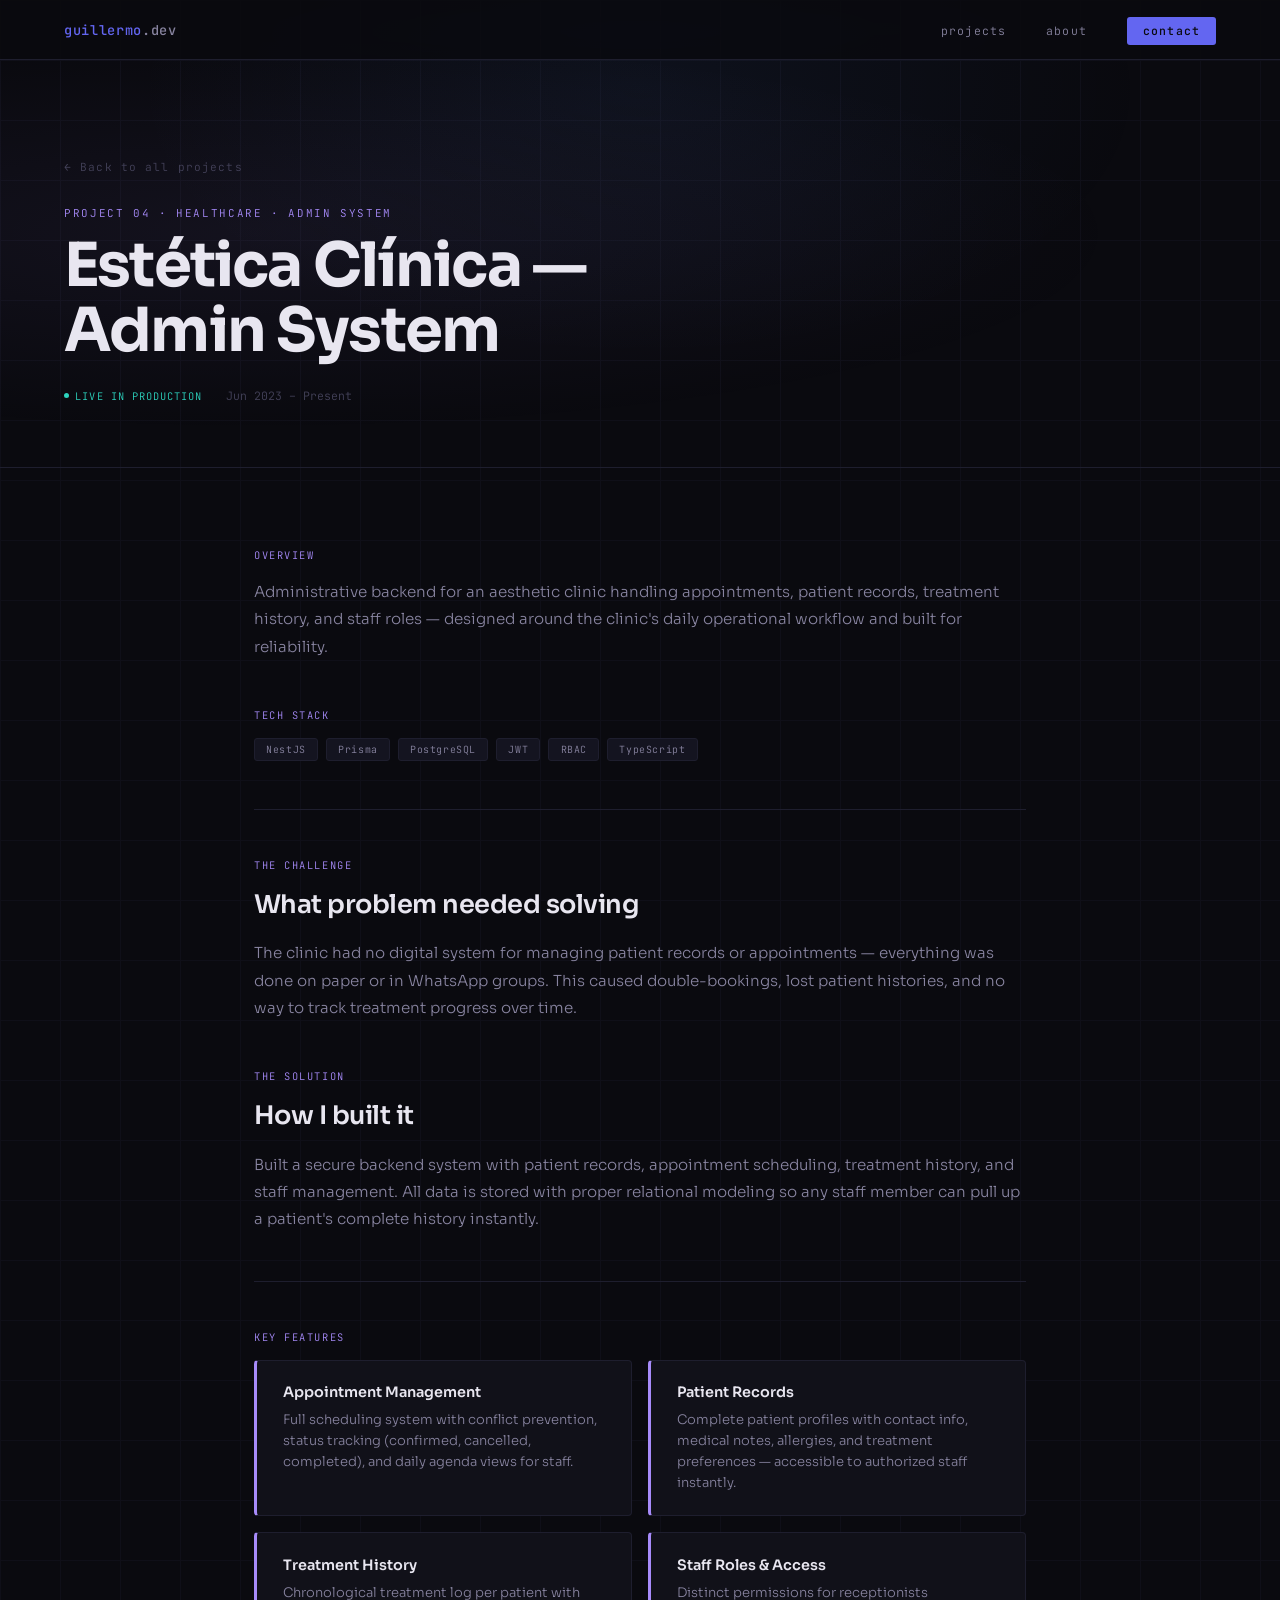
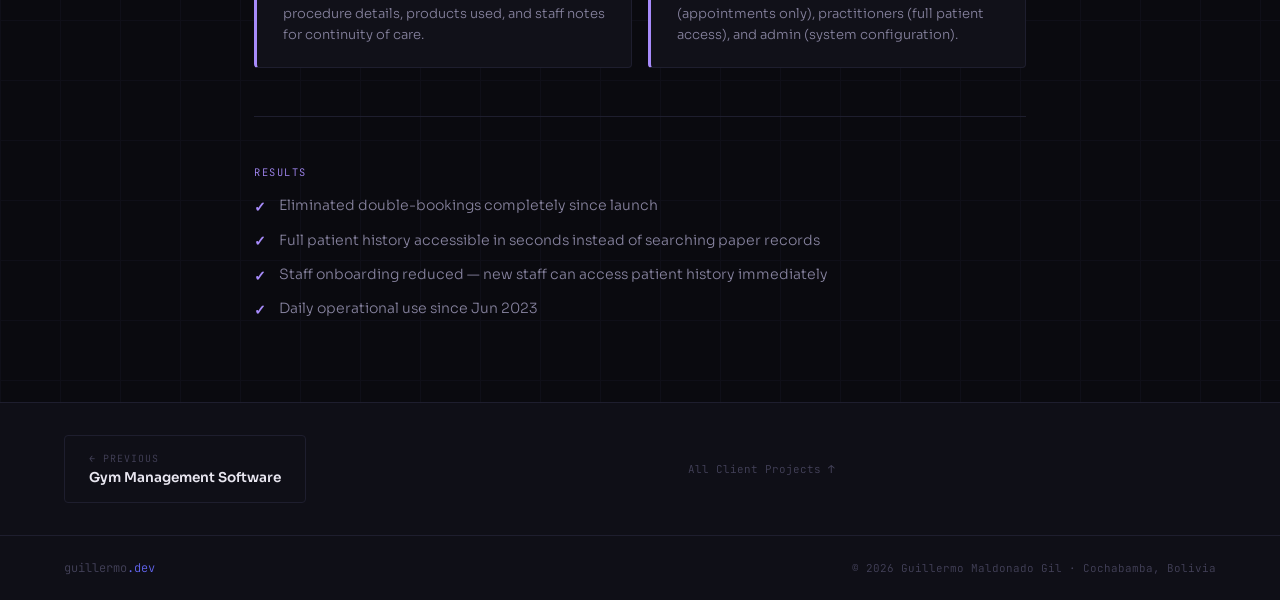
<file: clinica.html>
<!DOCTYPE html>
<html lang="en">
<head>
<meta charset="UTF-8"/>
<meta name="viewport" content="width=device-width, initial-scale=1.0"/>
<title>Estética Clínica — Admin System — Guillermo Maldonado</title>
<link rel="preconnect" href="https://fonts.googleapis.com">
<link href="https://fonts.googleapis.com/css2?family=Sora:wght@300;400;600;700&family=JetBrains+Mono:wght@300;400;500&display=swap" rel="stylesheet">
<link rel="stylesheet" href="shared.css">
<style>
  .project-hero {
    min-height: 52vh;
    display: flex;
    align-items: flex-end;
    padding: 8rem 4rem 4rem;
    position: relative;
    z-index: 1;
    border-bottom: 1px solid var(--border);
  }
  .hero-glow {
    position: absolute;
    top: 0; left: 0; right: 0; bottom: 0;
    background: radial-gradient(ellipse at 20% 50%, #A78BFA10 0%, transparent 60%);
    pointer-events: none;
  }
  .back-link {
    display: inline-flex;
    align-items: center;
    gap: 0.5rem;
    font-family: 'JetBrains Mono', monospace;
    font-size: 0.7rem;
    letter-spacing: 0.1em;
    color: var(--text-dim);
    text-decoration: none;
    margin-bottom: 2rem;
    transition: color 0.2s;
  }
  .back-link:hover { color: var(--accent); }
  .hero-eyebrow {
    font-family: 'JetBrains Mono', monospace;
    font-size: 0.68rem;
    letter-spacing: 0.15em;
    text-transform: uppercase;
    color: #A78BFA;
    margin-bottom: 0.8rem;
  }
  .hero-title {
    font-size: clamp(2rem, 5vw, 3.8rem);
    font-weight: 700;
    letter-spacing: -0.03em;
    line-height: 1.08;
    color: var(--text);
    margin-bottom: 1.5rem;
    max-width: 720px;
  }
  .hero-meta {
    display: flex;
    align-items: center;
    gap: 1.5rem;
    flex-wrap: wrap;
  }
  .hero-period {
    font-family: 'JetBrains Mono', monospace;
    font-size: 0.72rem;
    color: var(--text-dim);
  }
  .thesis-badge {
    font-family: 'JetBrains Mono', monospace;
    font-size: 0.65rem;
    letter-spacing: 0.1em;
    color: #F5C842;
    background: rgba(245,200,66,0.08);
    border: 1px solid rgba(245,200,66,0.2);
    padding: 0.25rem 0.7rem;
    border-radius: 3px;
  }

  /* content */
  .content {
    max-width: 900px;
    margin: 0 auto;
    padding: 5rem 4rem;
    position: relative;
    z-index: 1;
  }

  .section-label {
    font-family: 'JetBrains Mono', monospace;
    font-size: 0.65rem;
    letter-spacing: 0.15em;
    text-transform: uppercase;
    color: #A78BFA;
    margin-bottom: 1rem;
  }

  .section-title {
    font-size: 1.6rem;
    font-weight: 600;
    letter-spacing: -0.02em;
    color: var(--text);
    margin-bottom: 1.2rem;
  }

  .section-text {
    font-size: 0.95rem;
    color: var(--text-mid);
    line-height: 1.8;
    margin-bottom: 3rem;
  }

  .divider {
    border: none;
    border-top: 1px solid var(--border);
    margin: 3rem 0;
  }

  /* tech stack */
  .tech-stack {
    display: flex;
    flex-wrap: wrap;
    gap: 0.5rem;
    margin-bottom: 3rem;
  }

  /* feature cards */
  .feat-grid {
    display: grid;
    grid-template-columns: 1fr 1fr;
    gap: 1rem;
    margin-bottom: 3rem;
  }
  .feat-card {
    background: var(--bg-card);
    border: 1px solid var(--border);
    border-left: 3px solid #A78BFA;
    border-radius: 4px;
    padding: 1.4rem 1.6rem;
    transition: border-color 0.2s;
  }
  .feat-card:hover { border-color: #A78BFA; }
  .feat-title {
    font-weight: 600;
    font-size: 0.9rem;
    color: var(--text);
    margin-bottom: 0.5rem;
  }
  .feat-desc {
    font-size: 0.82rem;
    color: var(--text-mid);
    line-height: 1.6;
  }

  /* results */
  .results-list { display: flex; flex-direction: column; gap: 0.7rem; }
  .result-item {
    display: flex;
    align-items: flex-start;
    gap: 0.8rem;
    font-size: 0.88rem;
    color: var(--text-mid);
    line-height: 1.5;
  }
  .result-check {
    color: #A78BFA;
    font-weight: 600;
    font-size: 0.9rem;
    flex-shrink: 0;
    margin-top: 0.1rem;
  }

  /* nav between projects */
  .project-nav {
    display: flex;
    justify-content: space-between;
    align-items: center;
    padding: 2rem 4rem;
    border-top: 1px solid var(--border);
    background: var(--bg-2);
    position: relative;
    z-index: 1;
  }
  .proj-nav-link {
    display: flex;
    flex-direction: column;
    gap: 0.3rem;
    text-decoration: none;
    padding: 1rem 1.5rem;
    border: 1px solid var(--border);
    border-radius: 4px;
    transition: border-color 0.2s, background 0.2s;
    min-width: 200px;
  }
  .proj-nav-link:hover { border-color: var(--accent); background: var(--bg-card); }
  .proj-nav-label {
    font-family: 'JetBrains Mono', monospace;
    font-size: 0.62rem;
    letter-spacing: 0.1em;
    color: var(--text-dim);
    text-transform: uppercase;
  }
  .proj-nav-title {
    font-size: 0.85rem;
    font-weight: 600;
    color: var(--text);
  }
  .proj-nav-link.left { text-align: left; }
  .proj-nav-link.right { text-align: right; }
  .proj-nav-center {
    font-family: 'JetBrains Mono', monospace;
    font-size: 0.68rem;
    color: var(--text-dim);
    text-decoration: none;
    transition: color 0.2s;
  }
  .proj-nav-center:hover { color: var(--accent); }

  /* --- TABLET BREAKPOINT (hasta 900px) --- */
  @media (max-width: 900px) {
    .project-hero { padding: 6rem 2rem 3rem; }
    .content { padding: 3rem 2rem; }
    .feat-grid { grid-template-columns: 1fr; }
    .project-nav { padding: 2rem; gap: 1rem; }
    .proj-nav-link { min-width: 140px; }
  }

  /* --- MOBILE BREAKPOINT (hasta 600px) --- */
  @media (max-width: 600px) {
    .project-hero { padding: 5rem 1.5rem 2rem; }
    .content { padding: 2rem 1.5rem; }
    
    .hero-meta { 
      flex-direction: column; 
      align-items: flex-start; 
      gap: 0.8rem; 
    }

    .project-nav { 
      flex-direction: column; 
      justify-content: center; 
      align-items: center;
      text-align: center;
      gap: 1.5rem; 
    }
    
    .proj-nav-link { 
      width: 100%; 
      align-items: center;
      text-align: center; 
    }
    
    /* Centramos el texto de ambos botones explícitamente en móvil */
    .proj-nav-link.left,
    .proj-nav-link.right { 
      text-align: center; 
    }
  }
</style>
</head>
<body>

<nav>
  <a href="index.html" class="nav-logo">guillermo<span>.dev</span></a>
  <ul class="nav-links">
    <li><a href="index.html#projects">projects</a></li>
    <li><a href="index.html#about">about</a></li>
    <li><a href="index.html#contact" class="nav-cta">contact</a></li>
  </ul>
</nav>

<div class="project-hero">
  <div class="hero-glow"></div>
  <div style="position:relative;z-index:1;width:100%;">
    <a href="index.html#projects" class="back-link">← Back to all projects</a>
    <div class="hero-eyebrow">PROJECT 04  ·  Healthcare · Admin System</div>
    <h1 class="hero-title">Estética Clínica — Admin System</h1>
    <div class="hero-meta">
      <span class="live-badge"><span class="live-dot"></span>Live in production</span>
      <span class="hero-period">Jun 2023 – Present</span>
    </div>
  </div>
</div>

<div class="content">

  <div class="section-label">Overview</div>
  <p class="section-text">Administrative backend for an aesthetic clinic handling appointments, patient records, treatment history, and staff roles — designed around the clinic's daily operational workflow and built for reliability.</p>

  <div class="section-label">Tech Stack</div>
  <div class="tech-stack"><span class="tech-tag">NestJS</span><span class="tech-tag">Prisma</span><span class="tech-tag">PostgreSQL</span><span class="tech-tag">JWT</span><span class="tech-tag">RBAC</span><span class="tech-tag">TypeScript</span></div>

  <hr class="divider">

  <div class="section-label">The Challenge</div>
  <h2 class="section-title">What problem needed solving</h2>
  <p class="section-text">The clinic had no digital system for managing patient records or appointments — everything was done on paper or in WhatsApp groups. This caused double-bookings, lost patient histories, and no way to track treatment progress over time.</p>

  <div class="section-label">The Solution</div>
  <h2 class="section-title">How I built it</h2>
  <p class="section-text">Built a secure backend system with patient records, appointment scheduling, treatment history, and staff management. All data is stored with proper relational modeling so any staff member can pull up a patient's complete history instantly.</p>

  <hr class="divider">

  <div class="section-label">Key Features</div>
  <div class="feat-grid">
    <div class="feat-card">
      <div class="feat-title">Appointment Management</div>
      <div class="feat-desc">Full scheduling system with conflict prevention, status tracking (confirmed, cancelled, completed), and daily agenda views for staff.</div>
    </div>
    <div class="feat-card">
      <div class="feat-title">Patient Records</div>
      <div class="feat-desc">Complete patient profiles with contact info, medical notes, allergies, and treatment preferences — accessible to authorized staff instantly.</div>
    </div>
    <div class="feat-card">
      <div class="feat-title">Treatment History</div>
      <div class="feat-desc">Chronological treatment log per patient with procedure details, products used, and staff notes for continuity of care.</div>
    </div>
    <div class="feat-card">
      <div class="feat-title">Staff Roles & Access</div>
      <div class="feat-desc">Distinct permissions for receptionists (appointments only), practitioners (full patient access), and admin (system configuration).</div>
    </div></div>

  <hr class="divider">

  <div class="section-label">Results</div>
  <div class="results-list">
    <div class="result-item">
      <span class="result-check">✓</span>
      <span>Eliminated double-bookings completely since launch</span>
    </div>
    <div class="result-item">
      <span class="result-check">✓</span>
      <span>Full patient history accessible in seconds instead of searching paper records</span>
    </div>
    <div class="result-item">
      <span class="result-check">✓</span>
      <span>Staff onboarding reduced — new staff can access patient history immediately</span>
    </div>
    <div class="result-item">
      <span class="result-check">✓</span>
      <span>Daily operational use since Jun 2023</span>
    </div></div>

</div>

<div class="project-nav">
  <a href="gym.html" class="proj-nav-link left">
    <span class="proj-nav-label">← Previous</span>
    <span class="proj-nav-title">Gym Management Software</span>
  </a>

  <a href="index.html#projects" class="proj-nav-center">All Client Projects ↑</a>

  <div></div>
</div>

<footer>
  <span class="footer-logo">guillermo<span>.dev</span></span>
  <span class="footer-copy">© 2026 Guillermo Maldonado Gil · Cochabamba, Bolivia</span>
</footer>

</body>
</html>
</file>
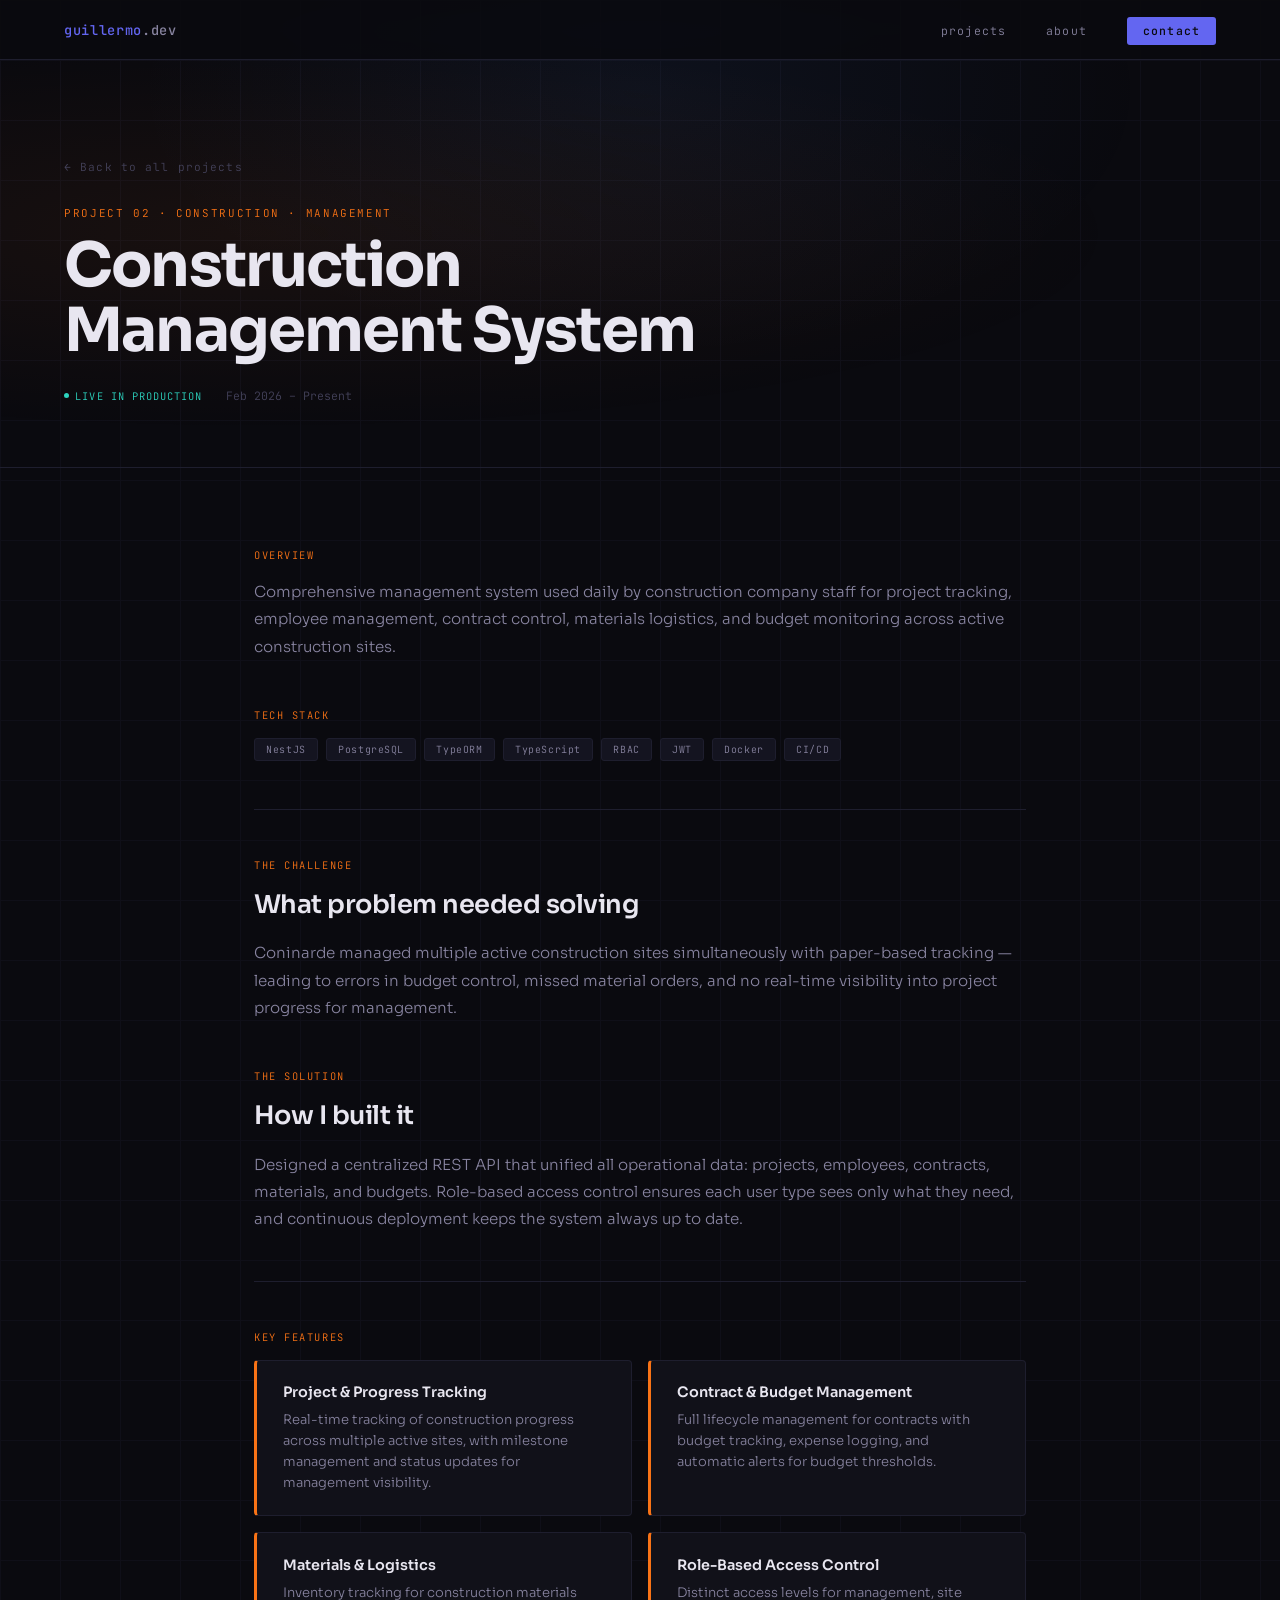
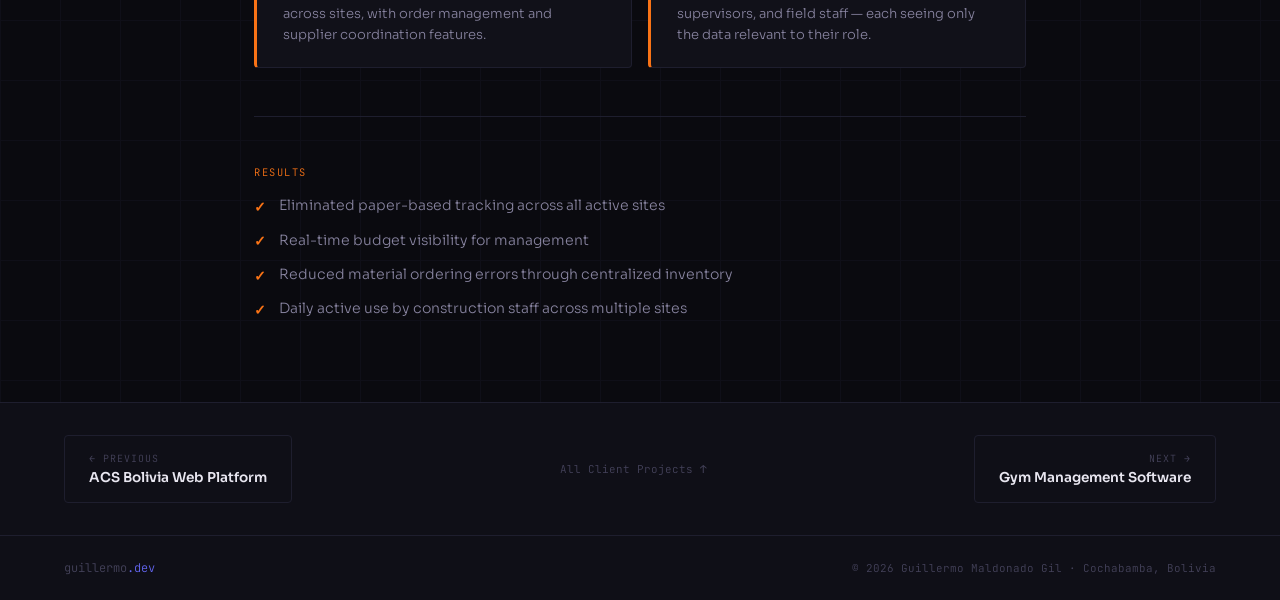
<file: coninarde.html>
<!DOCTYPE html>
<html lang="en">
<head>
<meta charset="UTF-8"/>
<meta name="viewport" content="width=device-width, initial-scale=1.0"/>
<title>Coninarde — Construction Management System — Guillermo Maldonado</title>
<link rel="preconnect" href="https://fonts.googleapis.com">
<link href="https://fonts.googleapis.com/css2?family=Sora:wght@300;400;600;700&family=JetBrains+Mono:wght@300;400;500&display=swap" rel="stylesheet">
<link rel="stylesheet" href="shared.css">
<style>
  .project-hero {
    min-height: 52vh;
    display: flex;
    align-items: flex-end;
    padding: 8rem 4rem 4rem;
    position: relative;
    z-index: 1;
    border-bottom: 1px solid var(--border);
  }
  .hero-glow {
    position: absolute;
    top: 0; left: 0; right: 0; bottom: 0;
    background: radial-gradient(ellipse at 20% 50%, #F9731610 0%, transparent 60%);
    pointer-events: none;
  }
  .back-link {
    display: inline-flex;
    align-items: center;
    gap: 0.5rem;
    font-family: 'JetBrains Mono', monospace;
    font-size: 0.7rem;
    letter-spacing: 0.1em;
    color: var(--text-dim);
    text-decoration: none;
    margin-bottom: 2rem;
    transition: color 0.2s;
  }
  .back-link:hover { color: var(--accent); }
  .hero-eyebrow {
    font-family: 'JetBrains Mono', monospace;
    font-size: 0.68rem;
    letter-spacing: 0.15em;
    text-transform: uppercase;
    color: #F97316;
    margin-bottom: 0.8rem;
  }
  .hero-title {
    font-size: clamp(2rem, 5vw, 3.8rem);
    font-weight: 700;
    letter-spacing: -0.03em;
    line-height: 1.08;
    color: var(--text);
    margin-bottom: 1.5rem;
    max-width: 720px;
  }
  .hero-meta {
    display: flex;
    align-items: center;
    gap: 1.5rem;
    flex-wrap: wrap;
  }
  .hero-period {
    font-family: 'JetBrains Mono', monospace;
    font-size: 0.72rem;
    color: var(--text-dim);
  }
  .thesis-badge {
    font-family: 'JetBrains Mono', monospace;
    font-size: 0.65rem;
    letter-spacing: 0.1em;
    color: #F5C842;
    background: rgba(245,200,66,0.08);
    border: 1px solid rgba(245,200,66,0.2);
    padding: 0.25rem 0.7rem;
    border-radius: 3px;
  }

  /* content */
  .content {
    max-width: 900px;
    margin: 0 auto;
    padding: 5rem 4rem;
    position: relative;
    z-index: 1;
  }

  .section-label {
    font-family: 'JetBrains Mono', monospace;
    font-size: 0.65rem;
    letter-spacing: 0.15em;
    text-transform: uppercase;
    color: #F97316;
    margin-bottom: 1rem;
  }

  .section-title {
    font-size: 1.6rem;
    font-weight: 600;
    letter-spacing: -0.02em;
    color: var(--text);
    margin-bottom: 1.2rem;
  }

  .section-text {
    font-size: 0.95rem;
    color: var(--text-mid);
    line-height: 1.8;
    margin-bottom: 3rem;
  }

  .divider {
    border: none;
    border-top: 1px solid var(--border);
    margin: 3rem 0;
  }

  /* tech stack */
  .tech-stack {
    display: flex;
    flex-wrap: wrap;
    gap: 0.5rem;
    margin-bottom: 3rem;
  }

  /* feature cards */
  .feat-grid {
    display: grid;
    grid-template-columns: 1fr 1fr;
    gap: 1rem;
    margin-bottom: 3rem;
  }
  .feat-card {
    background: var(--bg-card);
    border: 1px solid var(--border);
    border-left: 3px solid #F97316;
    border-radius: 4px;
    padding: 1.4rem 1.6rem;
    transition: border-color 0.2s;
  }
  .feat-card:hover { border-color: #F97316; }
  .feat-title {
    font-weight: 600;
    font-size: 0.9rem;
    color: var(--text);
    margin-bottom: 0.5rem;
  }
  .feat-desc {
    font-size: 0.82rem;
    color: var(--text-mid);
    line-height: 1.6;
  }

  /* results */
  .results-list { display: flex; flex-direction: column; gap: 0.7rem; }
  .result-item {
    display: flex;
    align-items: flex-start;
    gap: 0.8rem;
    font-size: 0.88rem;
    color: var(--text-mid);
    line-height: 1.5;
  }
  .result-check {
    color: #F97316;
    font-weight: 600;
    font-size: 0.9rem;
    flex-shrink: 0;
    margin-top: 0.1rem;
  }

  /* nav between projects */
  .project-nav {
    display: flex;
    justify-content: space-between;
    align-items: center;
    padding: 2rem 4rem;
    border-top: 1px solid var(--border);
    background: var(--bg-2);
    position: relative;
    z-index: 1;
  }
  .proj-nav-link {
    display: flex;
    flex-direction: column;
    gap: 0.3rem;
    text-decoration: none;
    padding: 1rem 1.5rem;
    border: 1px solid var(--border);
    border-radius: 4px;
    transition: border-color 0.2s, background 0.2s;
    min-width: 200px;
  }
  .proj-nav-link:hover { border-color: var(--accent); background: var(--bg-card); }
  .proj-nav-label {
    font-family: 'JetBrains Mono', monospace;
    font-size: 0.62rem;
    letter-spacing: 0.1em;
    color: var(--text-dim);
    text-transform: uppercase;
  }
  .proj-nav-title {
    font-size: 0.85rem;
    font-weight: 600;
    color: var(--text);
  }
  .proj-nav-link.left { text-align: left; }
  .proj-nav-link.right { text-align: right; }
  .proj-nav-center {
    font-family: 'JetBrains Mono', monospace;
    font-size: 0.68rem;
    color: var(--text-dim);
    text-decoration: none;
    transition: color 0.2s;
  }
  .proj-nav-center:hover { color: var(--accent); }

  /* --- TABLET BREAKPOINT (hasta 900px) --- */
  @media (max-width: 900px) {
    .project-hero { padding: 6rem 2rem 3rem; }
    .content { padding: 3rem 2rem; }
    .feat-grid { grid-template-columns: 1fr; }
    .project-nav { padding: 2rem; gap: 1rem; }
    .proj-nav-link { min-width: 140px; }
  }

  /* --- MOBILE BREAKPOINT (hasta 600px) --- */
  @media (max-width: 600px) {
    .project-hero { padding: 5rem 1.5rem 2rem; }
    .content { padding: 2rem 1.5rem; }
    
    .hero-meta { 
      flex-direction: column; 
      align-items: flex-start; 
      gap: 0.8rem; 
    }

    .project-nav { 
      flex-direction: column; 
      justify-content: center; 
      align-items: center;
      text-align: center;
      gap: 1.5rem; 
    }
    
    .proj-nav-link { 
      width: 100%; 
      align-items: center;
      text-align: center; 
    }
    
    .proj-nav-link.left,
    .proj-nav-link.right { 
      text-align: center; 
    }
  }
</style>
</head>
<body>

<nav>
  <a href="index.html" class="nav-logo">guillermo<span>.dev</span></a>
  <ul class="nav-links">
    <li><a href="index.html#projects">projects</a></li>
    <li><a href="index.html#about">about</a></li>
    <li><a href="index.html#contact" class="nav-cta">contact</a></li>
  </ul>
</nav>

<div class="project-hero">
  <div class="hero-glow"></div>
  <div style="position:relative;z-index:1;width:100%;">
    <a href="index.html#projects" class="back-link">← Back to all projects</a>
    <div class="hero-eyebrow">PROJECT 02  ·  Construction · Management</div>
    <h1 class="hero-title">Construction Management System</h1>
    <div class="hero-meta">
      <span class="live-badge"><span class="live-dot"></span>Live in production</span>
      <span class="hero-period">Feb 2026 – Present</span>
    </div>
  </div>
</div>

<div class="content">

  <div class="section-label">Overview</div>
  <p class="section-text">Comprehensive management system used daily by construction company staff for project tracking, employee management, contract control, materials logistics, and budget monitoring across active construction sites.</p>

  <div class="section-label">Tech Stack</div>
  <div class="tech-stack"><span class="tech-tag">NestJS</span><span class="tech-tag">PostgreSQL</span><span class="tech-tag">TypeORM</span><span class="tech-tag">TypeScript</span><span class="tech-tag">RBAC</span><span class="tech-tag">JWT</span><span class="tech-tag">Docker</span><span class="tech-tag">CI/CD</span></div>

  <hr class="divider">

  <div class="section-label">The Challenge</div>
  <h2 class="section-title">What problem needed solving</h2>
  <p class="section-text">Coninarde managed multiple active construction sites simultaneously with paper-based tracking — leading to errors in budget control, missed material orders, and no real-time visibility into project progress for management.</p>

  <div class="section-label">The Solution</div>
  <h2 class="section-title">How I built it</h2>
  <p class="section-text">Designed a centralized REST API that unified all operational data: projects, employees, contracts, materials, and budgets. Role-based access control ensures each user type sees only what they need, and continuous deployment keeps the system always up to date.</p>

  <hr class="divider">

  <div class="section-label">Key Features</div>
  <div class="feat-grid">
    <div class="feat-card">
      <div class="feat-title">Project & Progress Tracking</div>
      <div class="feat-desc">Real-time tracking of construction progress across multiple active sites, with milestone management and status updates for management visibility.</div>
    </div>
    <div class="feat-card">
      <div class="feat-title">Contract & Budget Management</div>
      <div class="feat-desc">Full lifecycle management for contracts with budget tracking, expense logging, and automatic alerts for budget thresholds.</div>
    </div>
    <div class="feat-card">
      <div class="feat-title">Materials & Logistics</div>
      <div class="feat-desc">Inventory tracking for construction materials across sites, with order management and supplier coordination features.</div>
    </div>
    <div class="feat-card">
      <div class="feat-title">Role-Based Access Control</div>
      <div class="feat-desc">Distinct access levels for management, site supervisors, and field staff — each seeing only the data relevant to their role.</div>
    </div></div>

  <hr class="divider">

  <div class="section-label">Results</div>
  <div class="results-list">
    <div class="result-item">
      <span class="result-check">✓</span>
      <span>Eliminated paper-based tracking across all active sites</span>
    </div>
    <div class="result-item">
      <span class="result-check">✓</span>
      <span>Real-time budget visibility for management</span>
    </div>
    <div class="result-item">
      <span class="result-check">✓</span>
      <span>Reduced material ordering errors through centralized inventory</span>
    </div>
    <div class="result-item">
      <span class="result-check">✓</span>
      <span>Daily active use by construction staff across multiple sites</span>
    </div></div>

</div>

<div class="project-nav">
  <a href="acs-bolivia.html" class="proj-nav-link left">
    <span class="proj-nav-label">← Previous</span>
    <span class="proj-nav-title">ACS Bolivia Web Platform</span>
  </a>

  <a href="index.html#projects" class="proj-nav-center">All Client Projects ↑</a>

  <a href="gym.html" class="proj-nav-link right">
    <span class="proj-nav-label">Next →</span>
    <span class="proj-nav-title">Gym Management Software</span>
  </a>
</div>

<footer>
  <span class="footer-logo">guillermo<span>.dev</span></span>
  <span class="footer-copy">© 2026 Guillermo Maldonado Gil · Cochabamba, Bolivia</span>
</footer>

</body>
</html>
</file>
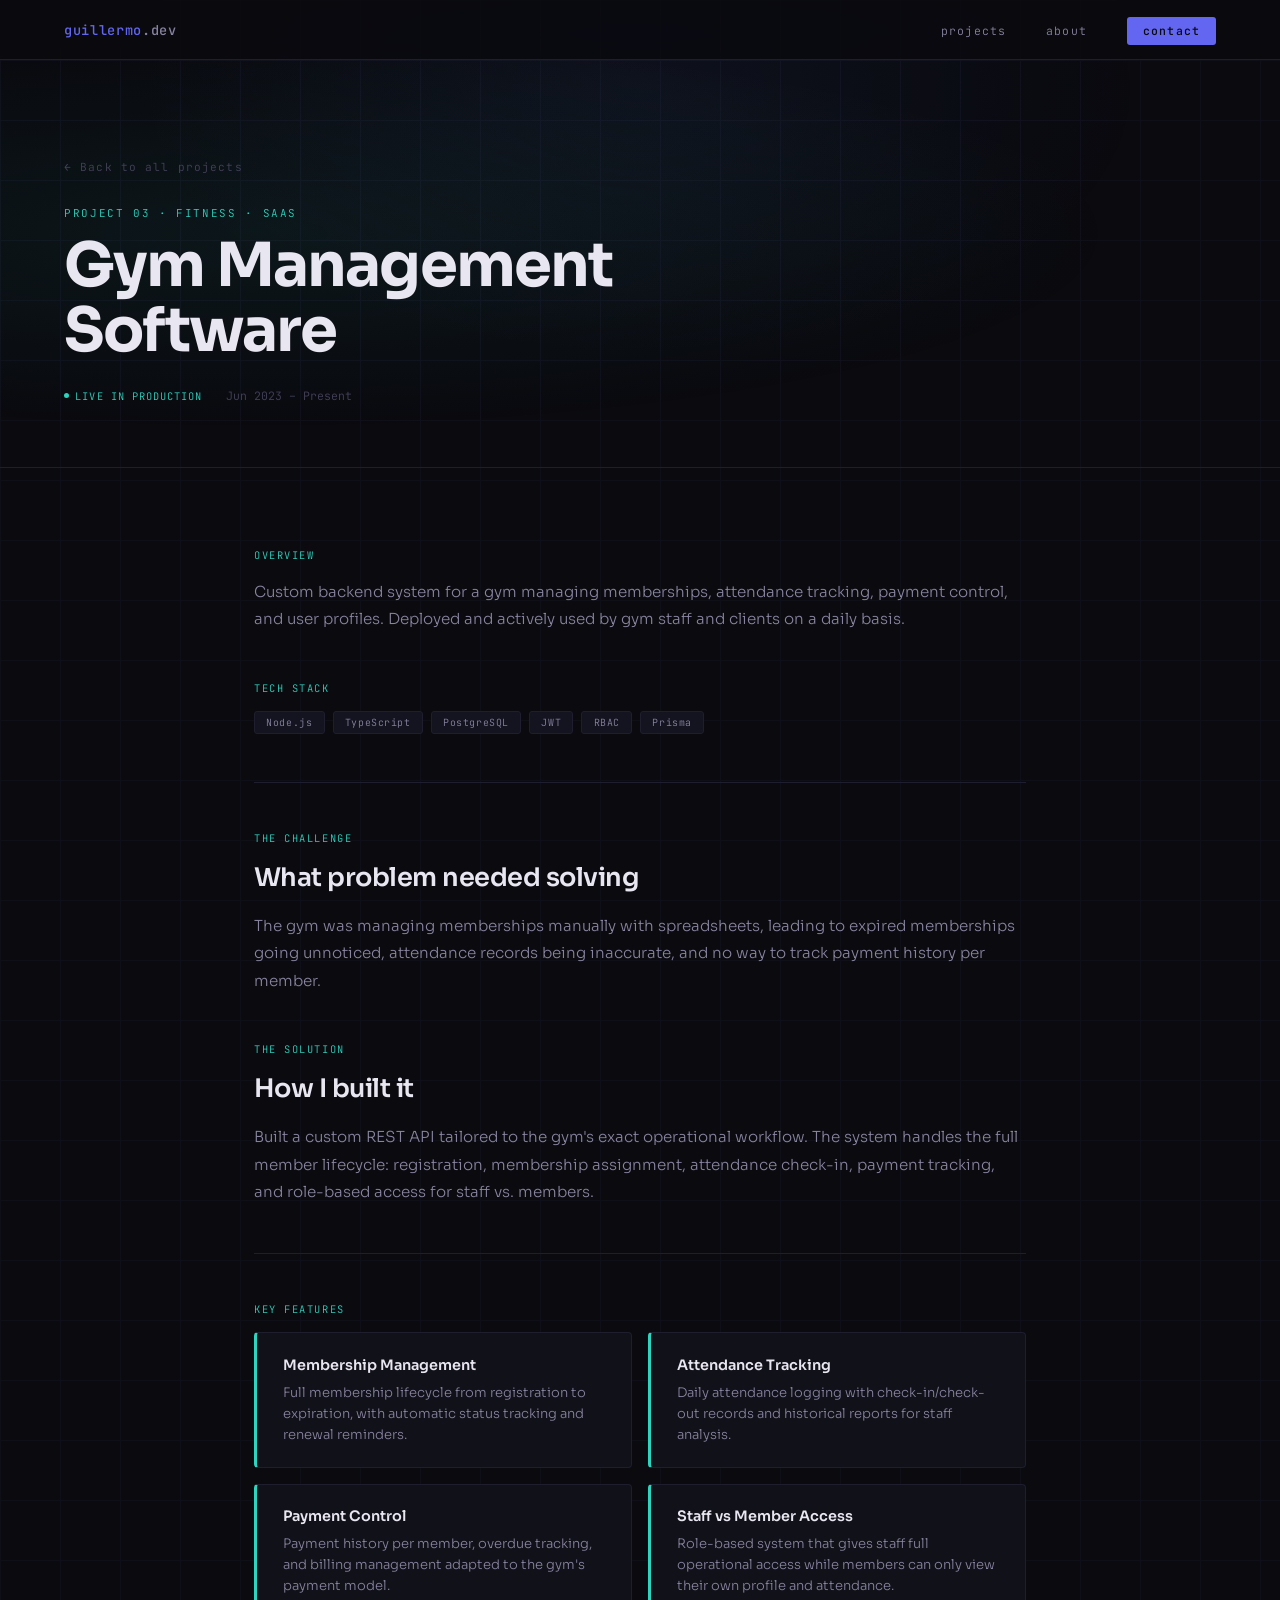
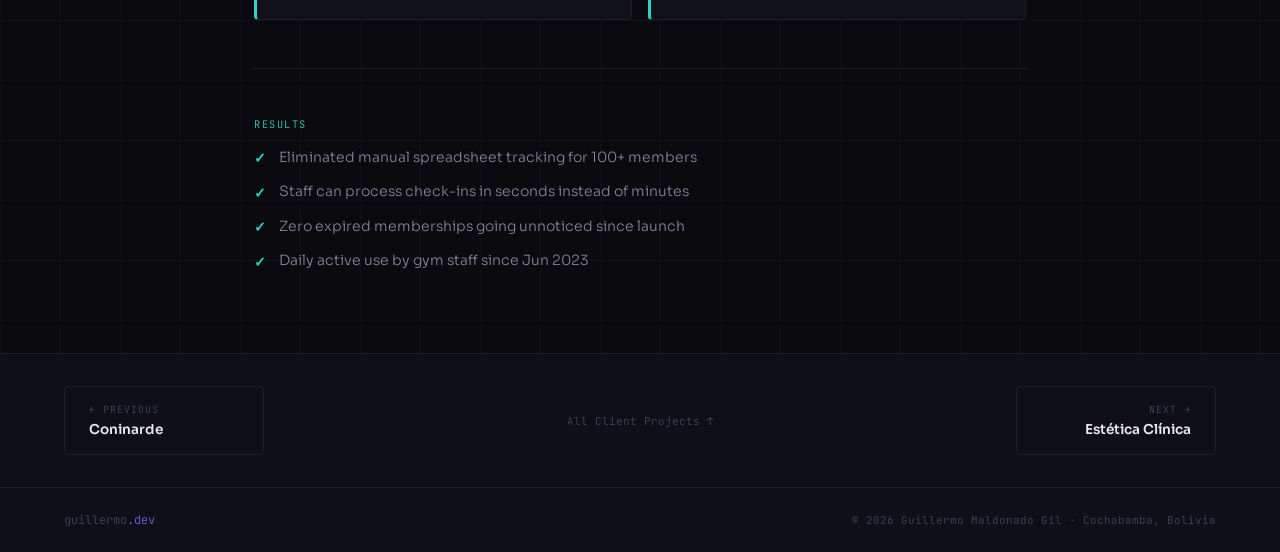
<file: gym.html>
<!DOCTYPE html>
<html lang="en">
<head>
<meta charset="UTF-8"/>
<meta name="viewport" content="width=device-width, initial-scale=1.0"/>
<title>Gym Management Software — Guillermo Maldonado</title>
<link rel="preconnect" href="https://fonts.googleapis.com">
<link href="https://fonts.googleapis.com/css2?family=Sora:wght@300;400;600;700&family=JetBrains+Mono:wght@300;400;500&display=swap" rel="stylesheet">
<link rel="stylesheet" href="shared.css">
<style>
  .project-hero {
    min-height: 52vh;
    display: flex;
    align-items: flex-end;
    padding: 8rem 4rem 4rem;
    position: relative;
    z-index: 1;
    border-bottom: 1px solid var(--border);
  }
  .hero-glow {
    position: absolute;
    top: 0; left: 0; right: 0; bottom: 0;
    background: radial-gradient(ellipse at 20% 50%, #2DD4BF10 0%, transparent 60%);
    pointer-events: none;
  }
  .back-link {
    display: inline-flex;
    align-items: center;
    gap: 0.5rem;
    font-family: 'JetBrains Mono', monospace;
    font-size: 0.7rem;
    letter-spacing: 0.1em;
    color: var(--text-dim);
    text-decoration: none;
    margin-bottom: 2rem;
    transition: color 0.2s;
  }
  .back-link:hover { color: var(--accent); }
  .hero-eyebrow {
    font-family: 'JetBrains Mono', monospace;
    font-size: 0.68rem;
    letter-spacing: 0.15em;
    text-transform: uppercase;
    color: #2DD4BF;
    margin-bottom: 0.8rem;
  }
  .hero-title {
    font-size: clamp(2rem, 5vw, 3.8rem);
    font-weight: 700;
    letter-spacing: -0.03em;
    line-height: 1.08;
    color: var(--text);
    margin-bottom: 1.5rem;
    max-width: 720px;
  }
  .hero-meta {
    display: flex;
    align-items: center;
    gap: 1.5rem;
    flex-wrap: wrap;
  }
  .hero-period {
    font-family: 'JetBrains Mono', monospace;
    font-size: 0.72rem;
    color: var(--text-dim);
  }
  .thesis-badge {
    font-family: 'JetBrains Mono', monospace;
    font-size: 0.65rem;
    letter-spacing: 0.1em;
    color: #F5C842;
    background: rgba(245,200,66,0.08);
    border: 1px solid rgba(245,200,66,0.2);
    padding: 0.25rem 0.7rem;
    border-radius: 3px;
  }

  /* content */
  .content {
    max-width: 900px;
    margin: 0 auto;
    padding: 5rem 4rem;
    position: relative;
    z-index: 1;
  }

  .section-label {
    font-family: 'JetBrains Mono', monospace;
    font-size: 0.65rem;
    letter-spacing: 0.15em;
    text-transform: uppercase;
    color: #2DD4BF;
    margin-bottom: 1rem;
  }

  .section-title {
    font-size: 1.6rem;
    font-weight: 600;
    letter-spacing: -0.02em;
    color: var(--text);
    margin-bottom: 1.2rem;
  }

  .section-text {
    font-size: 0.95rem;
    color: var(--text-mid);
    line-height: 1.8;
    margin-bottom: 3rem;
  }

  .divider {
    border: none;
    border-top: 1px solid var(--border);
    margin: 3rem 0;
  }

  /* tech stack */
  .tech-stack {
    display: flex;
    flex-wrap: wrap;
    gap: 0.5rem;
    margin-bottom: 3rem;
  }

  /* feature cards */
  .feat-grid {
    display: grid;
    grid-template-columns: 1fr 1fr;
    gap: 1rem;
    margin-bottom: 3rem;
  }
  .feat-card {
    background: var(--bg-card);
    border: 1px solid var(--border);
    border-left: 3px solid #2DD4BF;
    border-radius: 4px;
    padding: 1.4rem 1.6rem;
    transition: border-color 0.2s;
  }
  .feat-card:hover { border-color: #2DD4BF; }
  .feat-title {
    font-weight: 600;
    font-size: 0.9rem;
    color: var(--text);
    margin-bottom: 0.5rem;
  }
  .feat-desc {
    font-size: 0.82rem;
    color: var(--text-mid);
    line-height: 1.6;
  }

  /* results */
  .results-list { display: flex; flex-direction: column; gap: 0.7rem; }
  .result-item {
    display: flex;
    align-items: flex-start;
    gap: 0.8rem;
    font-size: 0.88rem;
    color: var(--text-mid);
    line-height: 1.5;
  }
  .result-check {
    color: #2DD4BF;
    font-weight: 600;
    font-size: 0.9rem;
    flex-shrink: 0;
    margin-top: 0.1rem;
  }

  /* nav between projects */
  .project-nav {
    display: flex;
    justify-content: space-between;
    align-items: center;
    padding: 2rem 4rem;
    border-top: 1px solid var(--border);
    background: var(--bg-2);
    position: relative;
    z-index: 1;
  }
  .proj-nav-link {
    display: flex;
    flex-direction: column;
    gap: 0.3rem;
    text-decoration: none;
    padding: 1rem 1.5rem;
    border: 1px solid var(--border);
    border-radius: 4px;
    transition: border-color 0.2s, background 0.2s;
    min-width: 200px;
  }
  .proj-nav-link:hover { border-color: var(--accent); background: var(--bg-card); }
  .proj-nav-label {
    font-family: 'JetBrains Mono', monospace;
    font-size: 0.62rem;
    letter-spacing: 0.1em;
    color: var(--text-dim);
    text-transform: uppercase;
  }
  .proj-nav-title {
    font-size: 0.85rem;
    font-weight: 600;
    color: var(--text);
  }
  .proj-nav-link.left { text-align: left; }
  .proj-nav-link.right { text-align: right; }
  .proj-nav-center {
    font-family: 'JetBrains Mono', monospace;
    font-size: 0.68rem;
    color: var(--text-dim);
    text-decoration: none;
    transition: color 0.2s;
  }
  .proj-nav-center:hover { color: var(--accent); }

  /* --- TABLET BREAKPOINT (hasta 900px) --- */
  @media (max-width: 900px) {
    .project-hero { padding: 6rem 2rem 3rem; }
    .content { padding: 3rem 2rem; }
    .feat-grid { grid-template-columns: 1fr; }
    .project-nav { padding: 2rem; gap: 1rem; }
    .proj-nav-link { min-width: 140px; }
  }

  /* --- MOBILE BREAKPOINT (hasta 600px) --- */
  @media (max-width: 600px) {
    .project-hero { padding: 5rem 1.5rem 2rem; }
    .content { padding: 2rem 1.5rem; }
    
    .hero-meta { 
      flex-direction: column; 
      align-items: flex-start; 
      gap: 0.8rem; 
    }

    .project-nav { 
      flex-direction: column; 
      justify-content: center; 
      align-items: center;
      text-align: center;
      gap: 1.5rem; 
    }
    
    .proj-nav-link { 
      width: 100%; 
      align-items: center;
      text-align: center; 
    }
    
    .proj-nav-link.left,
    .proj-nav-link.right { 
      text-align: center; 
    }
  }
</style>
</head>
<body>

<nav>
  <a href="index.html" class="nav-logo">guillermo<span>.dev</span></a>
  <ul class="nav-links">
    <li><a href="index.html#projects">projects</a></li>
    <li><a href="index.html#about">about</a></li>
    <li><a href="index.html#contact" class="nav-cta">contact</a></li>
  </ul>
</nav>

<div class="project-hero">
  <div class="hero-glow"></div>
  <div style="position:relative;z-index:1;width:100%;">
    <a href="index.html#projects" class="back-link">← Back to all projects</a>
    <div class="hero-eyebrow">PROJECT 03  ·  Fitness · SaaS</div>
    <h1 class="hero-title">Gym Management Software</h1>
    <div class="hero-meta">
      <span class="live-badge"><span class="live-dot"></span>Live in production</span>
      <span class="hero-period">Jun 2023 – Present</span>
    </div>
  </div>
</div>

<div class="content">

  <div class="section-label">Overview</div>
  <p class="section-text">Custom backend system for a gym managing memberships, attendance tracking, payment control, and user profiles. Deployed and actively used by gym staff and clients on a daily basis.</p>

  <div class="section-label">Tech Stack</div>
  <div class="tech-stack"><span class="tech-tag">Node.js</span><span class="tech-tag">TypeScript</span><span class="tech-tag">PostgreSQL</span><span class="tech-tag">JWT</span><span class="tech-tag">RBAC</span><span class="tech-tag">Prisma</span></div>

  <hr class="divider">

  <div class="section-label">The Challenge</div>
  <h2 class="section-title">What problem needed solving</h2>
  <p class="section-text">The gym was managing memberships manually with spreadsheets, leading to expired memberships going unnoticed, attendance records being inaccurate, and no way to track payment history per member.</p>

  <div class="section-label">The Solution</div>
  <h2 class="section-title">How I built it</h2>
  <p class="section-text">Built a custom REST API tailored to the gym's exact operational workflow. The system handles the full member lifecycle: registration, membership assignment, attendance check-in, payment tracking, and role-based access for staff vs. members.</p>

  <hr class="divider">

  <div class="section-label">Key Features</div>
  <div class="feat-grid">
    <div class="feat-card">
      <div class="feat-title">Membership Management</div>
      <div class="feat-desc">Full membership lifecycle from registration to expiration, with automatic status tracking and renewal reminders.</div>
    </div>
    <div class="feat-card">
      <div class="feat-title">Attendance Tracking</div>
      <div class="feat-desc">Daily attendance logging with check-in/check-out records and historical reports for staff analysis.</div>
    </div>
    <div class="feat-card">
      <div class="feat-title">Payment Control</div>
      <div class="feat-desc">Payment history per member, overdue tracking, and billing management adapted to the gym's payment model.</div>
    </div>
    <div class="feat-card">
      <div class="feat-title">Staff vs Member Access</div>
      <div class="feat-desc">Role-based system that gives staff full operational access while members can only view their own profile and attendance.</div>
    </div></div>

  <hr class="divider">

  <div class="section-label">Results</div>
  <div class="results-list">
    <div class="result-item">
      <span class="result-check">✓</span>
      <span>Eliminated manual spreadsheet tracking for 100+ members</span>
    </div>
    <div class="result-item">
      <span class="result-check">✓</span>
      <span>Staff can process check-ins in seconds instead of minutes</span>
    </div>
    <div class="result-item">
      <span class="result-check">✓</span>
      <span>Zero expired memberships going unnoticed since launch</span>
    </div>
    <div class="result-item">
      <span class="result-check">✓</span>
      <span>Daily active use by gym staff since Jun 2023</span>
    </div></div>

</div>

<div class="project-nav">
  <a href="coninarde.html" class="proj-nav-link left">
    <span class="proj-nav-label">← Previous</span>
    <span class="proj-nav-title">Coninarde</span>
  </a>

  <a href="index.html#projects" class="proj-nav-center">All Client Projects ↑</a>

  <a href="clinica.html" class="proj-nav-link right">
    <span class="proj-nav-label">Next →</span>
    <span class="proj-nav-title">Estética Clínica</span>
  </a>
</div>

<footer>
  <span class="footer-logo">guillermo<span>.dev</span></span>
  <span class="footer-copy">© 2026 Guillermo Maldonado Gil · Cochabamba, Bolivia</span>
</footer>

</body>
</html>
</file>
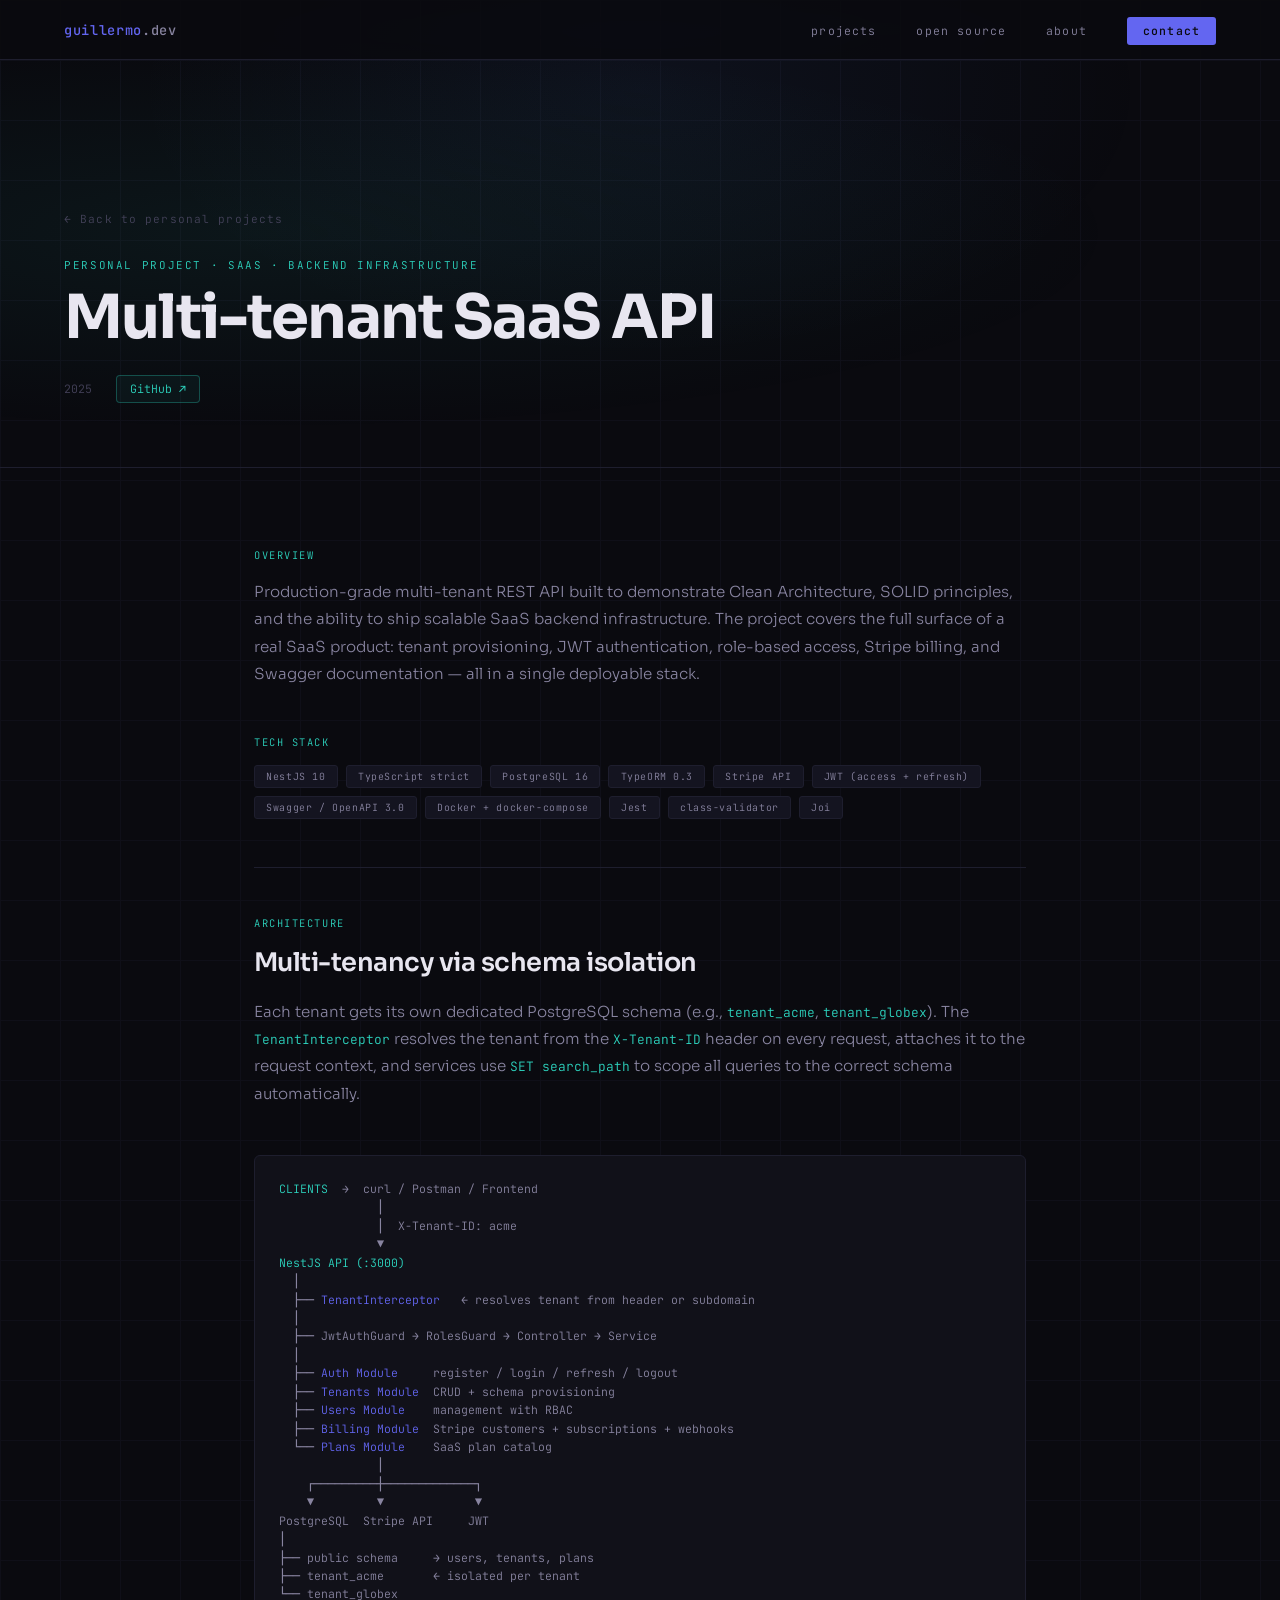
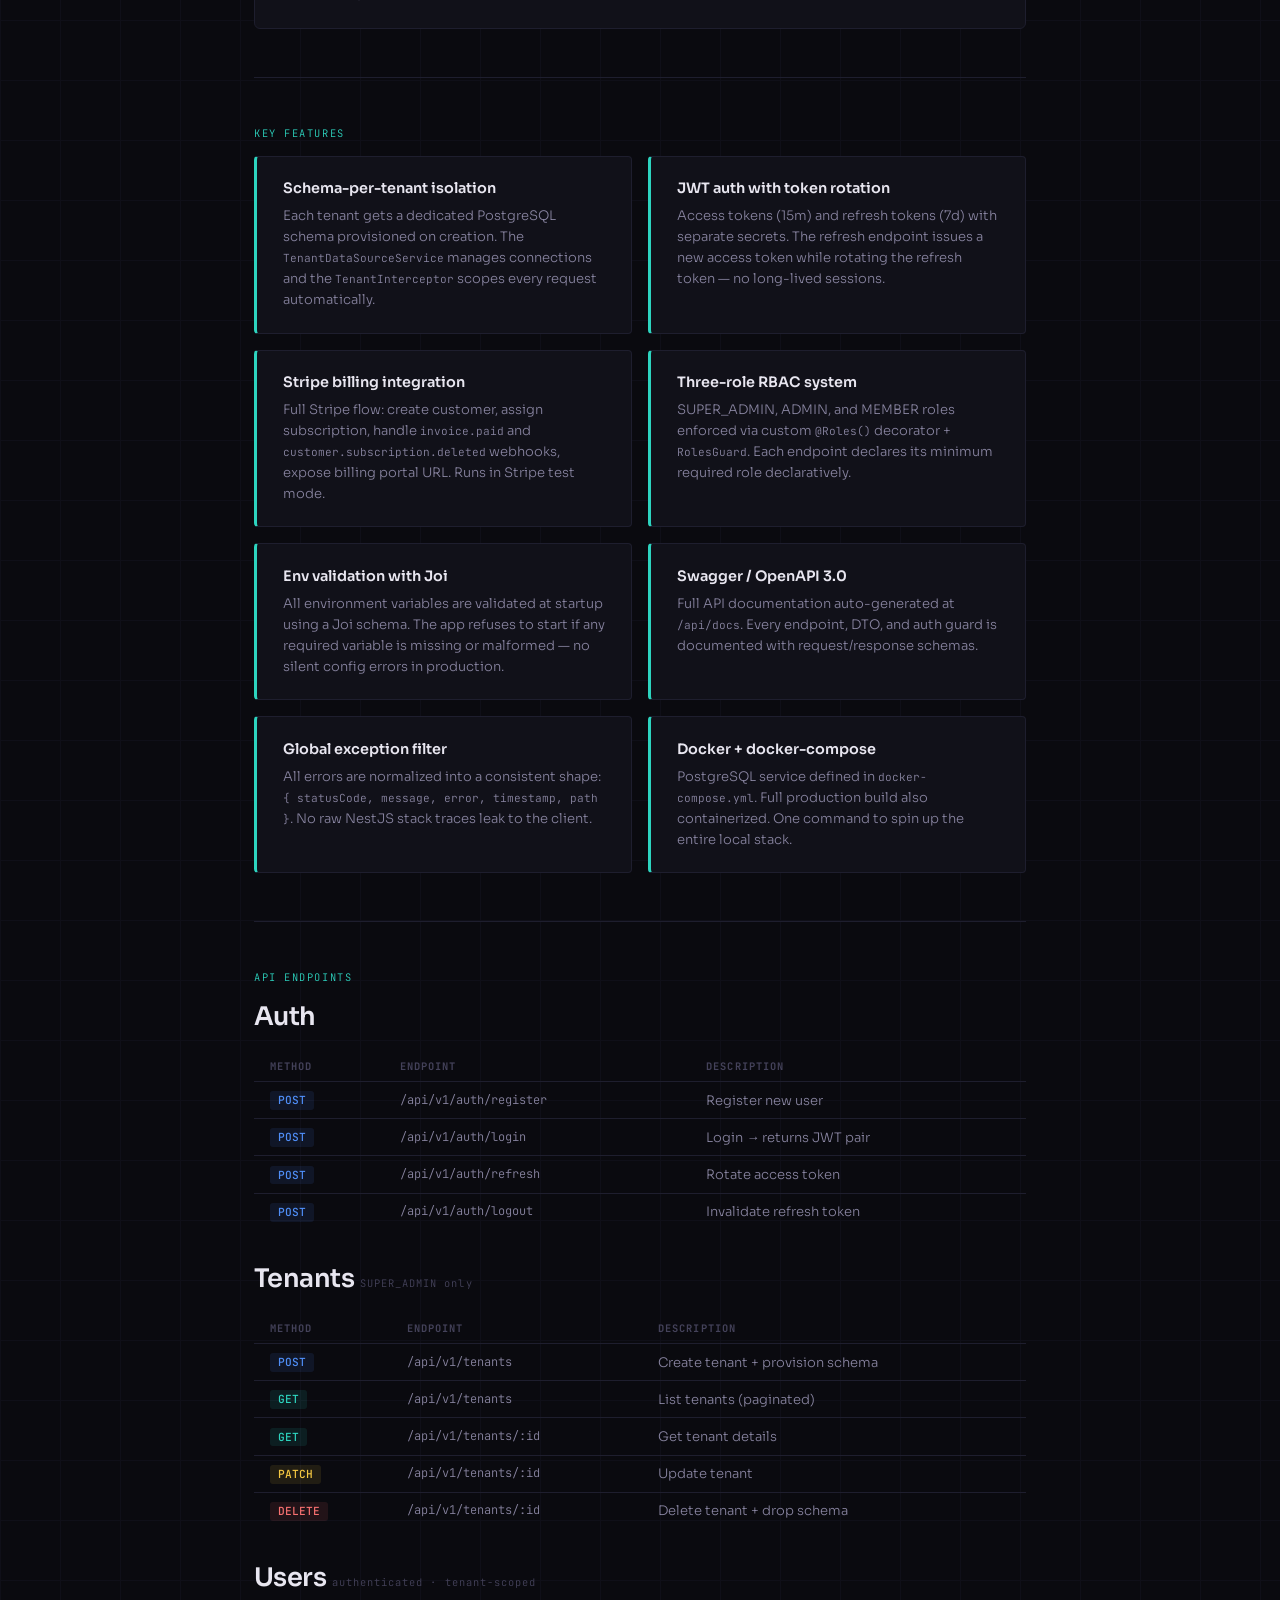
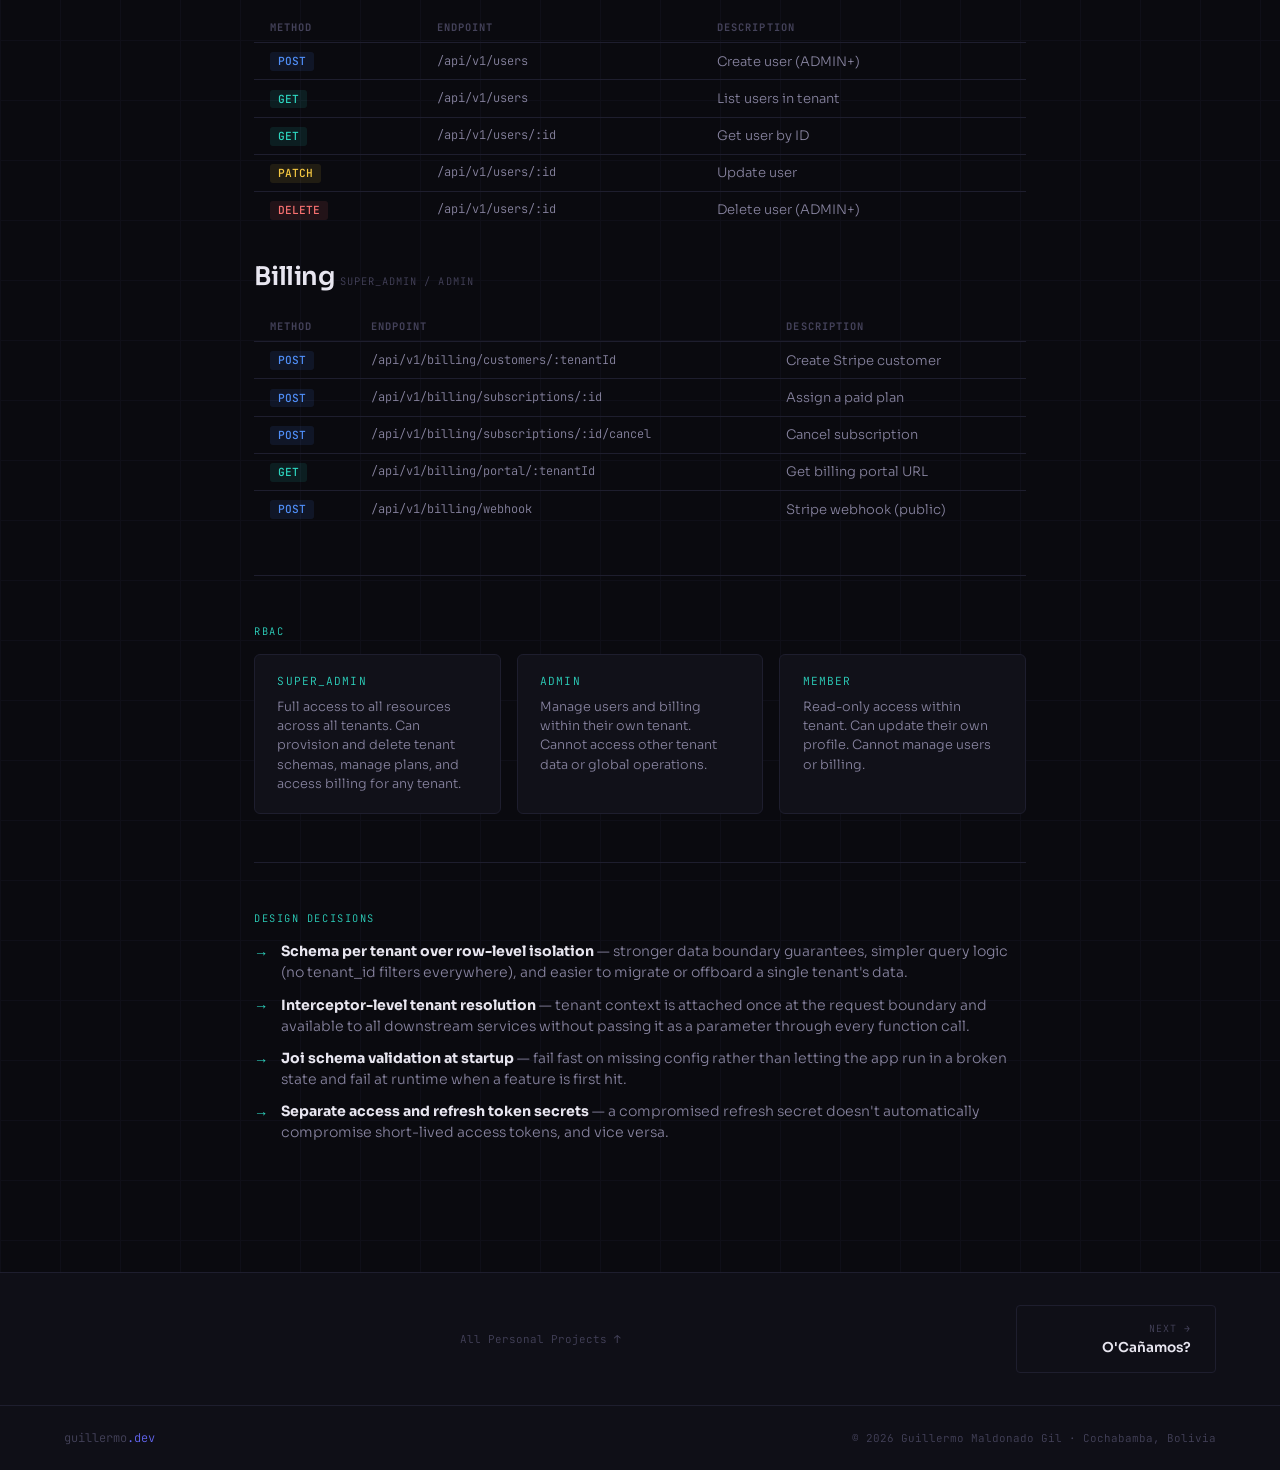
<file: multitenant.html>
<!DOCTYPE html>
<html lang="en">
<head>
<meta charset="UTF-8"/>
<meta name="viewport" content="width=device-width, initial-scale=1.0"/>
<title>Multi-tenant SaaS API — Guillermo Maldonado</title>
<link rel="preconnect" href="https://fonts.googleapis.com">
<link href="https://fonts.googleapis.com/css2?family=Sora:wght@300;400;600;700&family=JetBrains+Mono:wght@300;400;500&display=swap" rel="stylesheet">
<link rel="stylesheet" href="shared.css">
<style>
  .project-hero {
    min-height: 52vh;
    display: flex;
    align-items: flex-end;
    padding: 8rem 4rem 4rem;
    position: relative;
    z-index: 1;
    border-bottom: 1px solid var(--border);
  }
  .hero-glow {
    position: absolute;
    top: 0; left: 0; right: 0; bottom: 0;
    background: radial-gradient(ellipse at 20% 50%, #2DD4BF10 0%, transparent 60%);
    pointer-events: none;
  }
  .back-link {
    display: inline-flex;
    align-items: center;
    gap: 0.5rem;
    font-family: 'JetBrains Mono', monospace;
    font-size: 0.7rem;
    letter-spacing: 0.1em;
    color: var(--text-dim);
    text-decoration: none;
    margin-bottom: 2rem;
    transition: color 0.2s;
  }
  .back-link:hover { color: var(--accent-3); }
  .hero-eyebrow {
    font-family: 'JetBrains Mono', monospace;
    font-size: 0.68rem;
    letter-spacing: 0.15em;
    text-transform: uppercase;
    color: var(--accent-3);
    margin-bottom: 0.8rem;
  }
  .hero-title {
    font-size: clamp(2rem, 5vw, 3.8rem);
    font-weight: 700;
    letter-spacing: -0.03em;
    line-height: 1.08;
    color: var(--text);
    margin-bottom: 1.5rem;
    max-width: 720px;
  }
  .hero-meta {
    display: flex;
    align-items: center;
    gap: 1.5rem;
    flex-wrap: wrap;
  }
  .hero-period {
    font-family: 'JetBrains Mono', monospace;
    font-size: 0.72rem;
    color: var(--text-dim);
  }
  .github-pill {
    font-family: 'JetBrains Mono', monospace;
    font-size: 0.72rem;
    color: var(--accent-3);
    text-decoration: none;
    padding: 0.35rem 0.8rem;
    border: 1px solid rgba(45,212,191,0.3);
    border-radius: 4px;
    background: rgba(45,212,191,0.05);
    transition: all 0.2s;
    display: inline-flex;
    align-items: center;
    gap: 0.4rem;
  }
  .github-pill:hover {
    background: rgba(45,212,191,0.12);
    border-color: var(--accent-3);
    transform: translateY(-2px);
  }
  .content {
    max-width: 900px;
    margin: 0 auto;
    padding: 5rem 4rem;
    position: relative;
    z-index: 1;
  }
  .section-label {
    font-family: 'JetBrains Mono', monospace;
    font-size: 0.65rem;
    letter-spacing: 0.15em;
    text-transform: uppercase;
    color: var(--accent-3);
    margin-bottom: 1rem;
  }
  .section-title {
    font-size: 1.6rem;
    font-weight: 600;
    letter-spacing: -0.02em;
    color: var(--text);
    margin-bottom: 1.2rem;
  }
  .section-text {
    font-size: 0.95rem;
    color: var(--text-mid);
    line-height: 1.8;
    margin-bottom: 3rem;
  }
  .divider {
    border: none;
    border-top: 1px solid var(--border);
    margin: 3rem 0;
  }
  .tech-stack {
    display: flex;
    flex-wrap: wrap;
    gap: 0.5rem;
    margin-bottom: 3rem;
  }
  .feat-grid {
    display: grid;
    grid-template-columns: 1fr 1fr;
    gap: 1rem;
    margin-bottom: 3rem;
  }
  .feat-card {
    background: var(--bg-card);
    border: 1px solid var(--border);
    border-left: 3px solid var(--accent-3);
    border-radius: 4px;
    padding: 1.4rem 1.6rem;
    transition: border-color 0.2s;
  }
  .feat-card:hover { border-color: var(--accent-3); }
  .feat-title {
    font-weight: 600;
    font-size: 0.9rem;
    color: var(--text);
    margin-bottom: 0.5rem;
  }
  .feat-desc {
    font-size: 0.82rem;
    color: var(--text-mid);
    line-height: 1.6;
  }
  .arch-block {
    background: var(--bg-card);
    border: 1px solid var(--border);
    border-radius: 6px;
    padding: 1.5rem;
    margin-bottom: 3rem;
    overflow-x: auto;
  }
  .arch-block pre {
    font-family: 'JetBrains Mono', monospace;
    font-size: 0.72rem;
    color: var(--text-mid);
    line-height: 1.6;
    white-space: pre;
  }
  .arch-block pre .hl { color: var(--accent-3); }
  .arch-block pre .hl2 { color: var(--accent); }
  .results-list { display: flex; flex-direction: column; gap: 0.7rem; margin-bottom: 3rem; }
  .result-item {
    display: flex;
    align-items: flex-start;
    gap: 0.8rem;
    font-size: 0.88rem;
    color: var(--text-mid);
    line-height: 1.5;
  }
  .result-check {
    color: var(--accent-3);
    font-weight: 600;
    font-size: 0.9rem;
    flex-shrink: 0;
    margin-top: 0.1rem;
  }
  .endpoint-table {
    width: 100%;
    border-collapse: collapse;
    font-size: 0.82rem;
    margin-bottom: 2rem;
  }
  .endpoint-table th {
    font-family: 'JetBrains Mono', monospace;
    font-size: 0.65rem;
    letter-spacing: 0.1em;
    text-transform: uppercase;
    color: var(--text-dim);
    padding: 0.5rem 1rem;
    border-bottom: 1px solid var(--border);
    text-align: left;
  }
  .endpoint-table td {
    padding: 0.6rem 1rem;
    border-bottom: 1px solid var(--border);
    color: var(--text-mid);
    vertical-align: top;
  }
  .endpoint-table tr:last-child td { border-bottom: none; }
  .method {
    font-family: 'JetBrains Mono', monospace;
    font-size: 0.7rem;
    font-weight: 500;
    padding: 0.15rem 0.5rem;
    border-radius: 3px;
  }
  .method-get { color: #2DD4BF; background: rgba(45,212,191,0.1); }
  .method-post { color: #4F8EF7; background: rgba(79,142,247,0.1); }
  .method-patch { color: #F5C842; background: rgba(245,200,66,0.1); }
  .method-delete { color: #F87171; background: rgba(248,113,113,0.1); }
  .endpoint-path {
    font-family: 'JetBrains Mono', monospace;
    font-size: 0.75rem;
    color: var(--text);
  }
  .roles-grid {
    display: grid;
    grid-template-columns: repeat(3, 1fr);
    gap: 1rem;
    margin-bottom: 3rem;
  }
  .role-card {
    background: var(--bg-card);
    border: 1px solid var(--border);
    border-radius: 6px;
    padding: 1.2rem 1.4rem;
  }
  .role-name {
    font-family: 'JetBrains Mono', monospace;
    font-size: 0.7rem;
    letter-spacing: 0.1em;
    color: var(--accent-3);
    margin-bottom: 0.6rem;
  }
  .role-desc {
    font-size: 0.8rem;
    color: var(--text-mid);
    line-height: 1.5;
  }
  .project-nav {
    display: flex;
    justify-content: space-between;
    align-items: center;
    padding: 2rem 4rem;
    border-top: 1px solid var(--border);
    background: var(--bg-2);
    position: relative;
    z-index: 1;
  }
  .proj-nav-link {
    display: flex;
    flex-direction: column;
    gap: 0.3rem;
    text-decoration: none;
    padding: 1rem 1.5rem;
    border: 1px solid var(--border);
    border-radius: 4px;
    transition: border-color 0.2s, background 0.2s;
    min-width: 200px;
  }
  .proj-nav-link:hover { border-color: var(--accent); background: var(--bg-card); }
  .proj-nav-label {
    font-family: 'JetBrains Mono', monospace;
    font-size: 0.62rem;
    letter-spacing: 0.1em;
    color: var(--text-dim);
    text-transform: uppercase;
  }
  .proj-nav-title {
    font-size: 0.85rem;
    font-weight: 600;
    color: var(--text);
  }
  .proj-nav-link.right { text-align: right; }
  .proj-nav-center {
    font-family: 'JetBrains Mono', monospace;
    font-size: 0.68rem;
    color: var(--text-dim);
    text-decoration: none;
    transition: color 0.2s;
  }
  .proj-nav-center:hover { color: var(--accent); }

  @media (max-width: 900px) {
    .project-hero { padding: 6rem 2rem 3rem; }
    .content { padding: 3rem 2rem; }
    .feat-grid { grid-template-columns: 1fr; }
    .roles-grid { grid-template-columns: 1fr; }
    .project-nav { padding: 2rem; gap: 1rem; }
    .proj-nav-link { min-width: 140px; }
  }
  @media (max-width: 600px) {
    .project-hero { padding: 5rem 1.5rem 2rem; }
    .content { padding: 2rem 1.5rem; }
    .hero-meta { flex-direction: column; align-items: flex-start; gap: 0.8rem; }
    .project-nav { flex-direction: column; justify-content: center; align-items: center; text-align: center; gap: 1.5rem; }
    .project-nav div:first-child { display: none; }
    .proj-nav-link { width: 100%; align-items: center; text-align: center; }
    .proj-nav-link.right { text-align: center; }
    .endpoint-table { font-size: 0.75rem; }
    .endpoint-table th, .endpoint-table td { padding: 0.5rem 0.6rem; }
  }
</style>
</head>
<body>

<nav>
  <a href="index.html" class="nav-logo">guillermo<span>.dev</span></a>
  <ul class="nav-links">
    <li><a href="index.html#projects">projects</a></li>
    <li><a href="index.html#open-source">open source</a></li>
    <li><a href="index.html#about">about</a></li>
    <li><a href="index.html#contact" class="nav-cta">contact</a></li>
  </ul>
</nav>

<div class="project-hero">
  <div class="hero-glow"></div>
  <div style="position:relative;z-index:1;width:100%;">
    <a href="index.html#open-source" class="back-link">← Back to personal projects</a>
    <div class="hero-eyebrow">Personal Project · SaaS · Backend Infrastructure</div>
    <h1 class="hero-title">Multi-tenant SaaS API</h1>
    <div class="hero-meta">
      <span class="hero-period">2025</span>
      <a href="https://github.com/GuilleMG10/api-multitenant" target="_blank" class="github-pill">GitHub ↗</a>
    </div>
  </div>
</div>

<div class="content">

  <div class="section-label">Overview</div>
  <p class="section-text">Production-grade multi-tenant REST API built to demonstrate Clean Architecture, SOLID principles, and the ability to ship scalable SaaS backend infrastructure. The project covers the full surface of a real SaaS product: tenant provisioning, JWT authentication, role-based access, Stripe billing, and Swagger documentation — all in a single deployable stack.</p>

  <div class="section-label">Tech Stack</div>
  <div class="tech-stack">
    <span class="tech-tag">NestJS 10</span>
    <span class="tech-tag">TypeScript strict</span>
    <span class="tech-tag">PostgreSQL 16</span>
    <span class="tech-tag">TypeORM 0.3</span>
    <span class="tech-tag">Stripe API</span>
    <span class="tech-tag">JWT (access + refresh)</span>
    <span class="tech-tag">Swagger / OpenAPI 3.0</span>
    <span class="tech-tag">Docker + docker-compose</span>
    <span class="tech-tag">Jest</span>
    <span class="tech-tag">class-validator</span>
    <span class="tech-tag">Joi</span>
  </div>

  <hr class="divider">

  <div class="section-label">Architecture</div>
  <h2 class="section-title">Multi-tenancy via schema isolation</h2>
  <p class="section-text">Each tenant gets its own dedicated PostgreSQL schema (e.g., <code style="font-family:'JetBrains Mono',monospace;font-size:0.85em;color:var(--accent-3);">tenant_acme</code>, <code style="font-family:'JetBrains Mono',monospace;font-size:0.85em;color:var(--accent-3);">tenant_globex</code>). The <code style="font-family:'JetBrains Mono',monospace;font-size:0.85em;color:var(--accent-3);">TenantInterceptor</code> resolves the tenant from the <code style="font-family:'JetBrains Mono',monospace;font-size:0.85em;color:var(--accent-3);">X-Tenant-ID</code> header on every request, attaches it to the request context, and services use <code style="font-family:'JetBrains Mono',monospace;font-size:0.85em;color:var(--accent-3);">SET search_path</code> to scope all queries to the correct schema automatically.</p>

  <div class="arch-block">
    <pre>
<span class="hl">CLIENTS</span>  →  curl / Postman / Frontend
              │
              │  X-Tenant-ID: acme
              ▼
<span class="hl">NestJS API (:3000)</span>
  │
  ├── <span class="hl2">TenantInterceptor</span>   ← resolves tenant from header or subdomain
  │
  ├── JwtAuthGuard → RolesGuard → Controller → Service
  │
  ├── <span class="hl2">Auth Module</span>     register / login / refresh / logout
  ├── <span class="hl2">Tenants Module</span>  CRUD + schema provisioning
  ├── <span class="hl2">Users Module</span>    management with RBAC
  ├── <span class="hl2">Billing Module</span>  Stripe customers + subscriptions + webhooks
  └── <span class="hl2">Plans Module</span>    SaaS plan catalog
              │
    ┌─────────┼─────────────┐
    ▼         ▼             ▼
PostgreSQL  Stripe API     JWT
│
├── public schema     → users, tenants, plans
├── tenant_acme       ← isolated per tenant
└── tenant_globex
</pre>
  </div>

  <hr class="divider">

  <div class="section-label">Key Features</div>
  <div class="feat-grid">
    <div class="feat-card">
      <div class="feat-title">Schema-per-tenant isolation</div>
      <div class="feat-desc">Each tenant gets a dedicated PostgreSQL schema provisioned on creation. The <code style="font-family:'JetBrains Mono',monospace;font-size:0.85em;">TenantDataSourceService</code> manages connections and the <code style="font-family:'JetBrains Mono',monospace;font-size:0.85em;">TenantInterceptor</code> scopes every request automatically.</div>
    </div>
    <div class="feat-card">
      <div class="feat-title">JWT auth with token rotation</div>
      <div class="feat-desc">Access tokens (15m) and refresh tokens (7d) with separate secrets. The refresh endpoint issues a new access token while rotating the refresh token — no long-lived sessions.</div>
    </div>
    <div class="feat-card">
      <div class="feat-title">Stripe billing integration</div>
      <div class="feat-desc">Full Stripe flow: create customer, assign subscription, handle <code style="font-family:'JetBrains Mono',monospace;font-size:0.85em;">invoice.paid</code> and <code style="font-family:'JetBrains Mono',monospace;font-size:0.85em;">customer.subscription.deleted</code> webhooks, expose billing portal URL. Runs in Stripe test mode.</div>
    </div>
    <div class="feat-card">
      <div class="feat-title">Three-role RBAC system</div>
      <div class="feat-desc">SUPER_ADMIN, ADMIN, and MEMBER roles enforced via custom <code style="font-family:'JetBrains Mono',monospace;font-size:0.85em;">@Roles()</code> decorator + <code style="font-family:'JetBrains Mono',monospace;font-size:0.85em;">RolesGuard</code>. Each endpoint declares its minimum required role declaratively.</div>
    </div>
    <div class="feat-card">
      <div class="feat-title">Env validation with Joi</div>
      <div class="feat-desc">All environment variables are validated at startup using a Joi schema. The app refuses to start if any required variable is missing or malformed — no silent config errors in production.</div>
    </div>
    <div class="feat-card">
      <div class="feat-title">Swagger / OpenAPI 3.0</div>
      <div class="feat-desc">Full API documentation auto-generated at <code style="font-family:'JetBrains Mono',monospace;font-size:0.85em;">/api/docs</code>. Every endpoint, DTO, and auth guard is documented with request/response schemas.</div>
    </div>
    <div class="feat-card">
      <div class="feat-title">Global exception filter</div>
      <div class="feat-desc">All errors are normalized into a consistent shape: <code style="font-family:'JetBrains Mono',monospace;font-size:0.85em;">{ statusCode, message, error, timestamp, path }</code>. No raw NestJS stack traces leak to the client.</div>
    </div>
    <div class="feat-card">
      <div class="feat-title">Docker + docker-compose</div>
      <div class="feat-desc">PostgreSQL service defined in <code style="font-family:'JetBrains Mono',monospace;font-size:0.85em;">docker-compose.yml</code>. Full production build also containerized. One command to spin up the entire local stack.</div>
    </div>
  </div>

  <hr class="divider">

  <div class="section-label">API Endpoints</div>
  <h2 class="section-title">Auth</h2>
  <table class="endpoint-table">
    <thead><tr><th>Method</th><th>Endpoint</th><th>Description</th></tr></thead>
    <tbody>
      <tr><td><span class="method method-post">POST</span></td><td class="endpoint-path">/api/v1/auth/register</td><td>Register new user</td></tr>
      <tr><td><span class="method method-post">POST</span></td><td class="endpoint-path">/api/v1/auth/login</td><td>Login → returns JWT pair</td></tr>
      <tr><td><span class="method method-post">POST</span></td><td class="endpoint-path">/api/v1/auth/refresh</td><td>Rotate access token</td></tr>
      <tr><td><span class="method method-post">POST</span></td><td class="endpoint-path">/api/v1/auth/logout</td><td>Invalidate refresh token</td></tr>
    </tbody>
  </table>

  <h2 class="section-title">Tenants <span style="font-size:0.65rem;font-family:'JetBrains Mono',monospace;color:var(--text-dim);font-weight:300;letter-spacing:0.1em;">SUPER_ADMIN only</span></h2>
  <table class="endpoint-table">
    <thead><tr><th>Method</th><th>Endpoint</th><th>Description</th></tr></thead>
    <tbody>
      <tr><td><span class="method method-post">POST</span></td><td class="endpoint-path">/api/v1/tenants</td><td>Create tenant + provision schema</td></tr>
      <tr><td><span class="method method-get">GET</span></td><td class="endpoint-path">/api/v1/tenants</td><td>List tenants (paginated)</td></tr>
      <tr><td><span class="method method-get">GET</span></td><td class="endpoint-path">/api/v1/tenants/:id</td><td>Get tenant details</td></tr>
      <tr><td><span class="method method-patch">PATCH</span></td><td class="endpoint-path">/api/v1/tenants/:id</td><td>Update tenant</td></tr>
      <tr><td><span class="method method-delete">DELETE</span></td><td class="endpoint-path">/api/v1/tenants/:id</td><td>Delete tenant + drop schema</td></tr>
    </tbody>
  </table>

  <h2 class="section-title">Users <span style="font-size:0.65rem;font-family:'JetBrains Mono',monospace;color:var(--text-dim);font-weight:300;letter-spacing:0.1em;">authenticated · tenant-scoped</span></h2>
  <table class="endpoint-table">
    <thead><tr><th>Method</th><th>Endpoint</th><th>Description</th></tr></thead>
    <tbody>
      <tr><td><span class="method method-post">POST</span></td><td class="endpoint-path">/api/v1/users</td><td>Create user (ADMIN+)</td></tr>
      <tr><td><span class="method method-get">GET</span></td><td class="endpoint-path">/api/v1/users</td><td>List users in tenant</td></tr>
      <tr><td><span class="method method-get">GET</span></td><td class="endpoint-path">/api/v1/users/:id</td><td>Get user by ID</td></tr>
      <tr><td><span class="method method-patch">PATCH</span></td><td class="endpoint-path">/api/v1/users/:id</td><td>Update user</td></tr>
      <tr><td><span class="method method-delete">DELETE</span></td><td class="endpoint-path">/api/v1/users/:id</td><td>Delete user (ADMIN+)</td></tr>
    </tbody>
  </table>

  <h2 class="section-title">Billing <span style="font-size:0.65rem;font-family:'JetBrains Mono',monospace;color:var(--text-dim);font-weight:300;letter-spacing:0.1em;">SUPER_ADMIN / ADMIN</span></h2>
  <table class="endpoint-table">
    <thead><tr><th>Method</th><th>Endpoint</th><th>Description</th></tr></thead>
    <tbody>
      <tr><td><span class="method method-post">POST</span></td><td class="endpoint-path">/api/v1/billing/customers/:tenantId</td><td>Create Stripe customer</td></tr>
      <tr><td><span class="method method-post">POST</span></td><td class="endpoint-path">/api/v1/billing/subscriptions/:id</td><td>Assign a paid plan</td></tr>
      <tr><td><span class="method method-post">POST</span></td><td class="endpoint-path">/api/v1/billing/subscriptions/:id/cancel</td><td>Cancel subscription</td></tr>
      <tr><td><span class="method method-get">GET</span></td><td class="endpoint-path">/api/v1/billing/portal/:tenantId</td><td>Get billing portal URL</td></tr>
      <tr><td><span class="method method-post">POST</span></td><td class="endpoint-path">/api/v1/billing/webhook</td><td>Stripe webhook (public)</td></tr>
    </tbody>
  </table>

  <hr class="divider">

  <div class="section-label">RBAC</div>
  <div class="roles-grid">
    <div class="role-card">
      <div class="role-name">SUPER_ADMIN</div>
      <div class="role-desc">Full access to all resources across all tenants. Can provision and delete tenant schemas, manage plans, and access billing for any tenant.</div>
    </div>
    <div class="role-card">
      <div class="role-name">ADMIN</div>
      <div class="role-desc">Manage users and billing within their own tenant. Cannot access other tenant data or global operations.</div>
    </div>
    <div class="role-card">
      <div class="role-name">MEMBER</div>
      <div class="role-desc">Read-only access within tenant. Can update their own profile. Cannot manage users or billing.</div>
    </div>
  </div>

  <hr class="divider">

  <div class="section-label">Design Decisions</div>
  <div class="results-list">
    <div class="result-item">
      <span class="result-check">→</span>
      <span><strong style="color:var(--text);">Schema per tenant over row-level isolation</strong> — stronger data boundary guarantees, simpler query logic (no tenant_id filters everywhere), and easier to migrate or offboard a single tenant's data.</span>
    </div>
    <div class="result-item">
      <span class="result-check">→</span>
      <span><strong style="color:var(--text);">Interceptor-level tenant resolution</strong> — tenant context is attached once at the request boundary and available to all downstream services without passing it as a parameter through every function call.</span>
    </div>
    <div class="result-item">
      <span class="result-check">→</span>
      <span><strong style="color:var(--text);">Joi schema validation at startup</strong> — fail fast on missing config rather than letting the app run in a broken state and fail at runtime when a feature is first hit.</span>
    </div>
    <div class="result-item">
      <span class="result-check">→</span>
      <span><strong style="color:var(--text);">Separate access and refresh token secrets</strong> — a compromised refresh secret doesn't automatically compromise short-lived access tokens, and vice versa.</span>
    </div>
  </div>

</div>

<div class="project-nav">
  <div></div>
  <a href="index.html#open-source" class="proj-nav-center">All Personal Projects ↑</a>
  <a href="ocanamos.html" class="proj-nav-link right">
    <span class="proj-nav-label">Next →</span>
    <span class="proj-nav-title">O'Cañamos?</span>
  </a>
</div>

<footer>
  <span class="footer-logo">guillermo<span>.dev</span></span>
  <span class="footer-copy">© 2026 Guillermo Maldonado Gil · Cochabamba, Bolivia</span>
</footer>

</body>
</html>
</file>
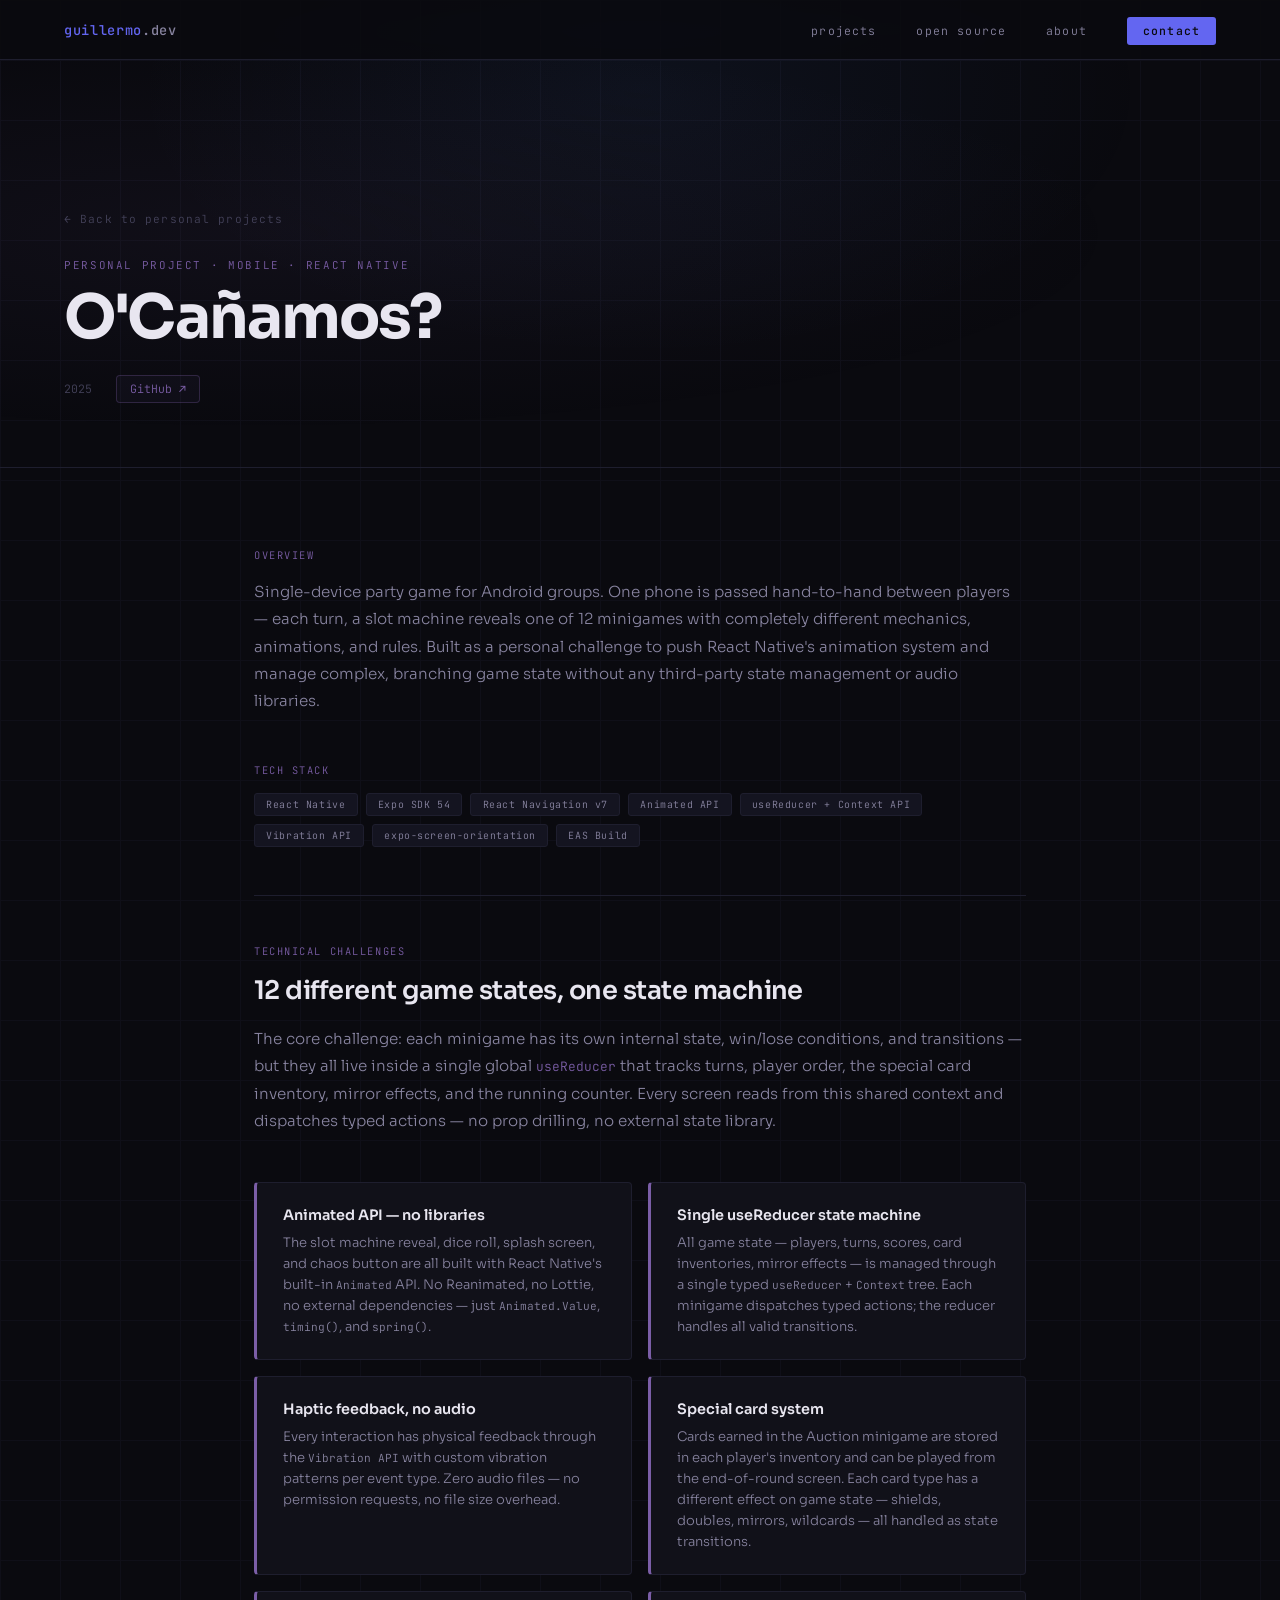
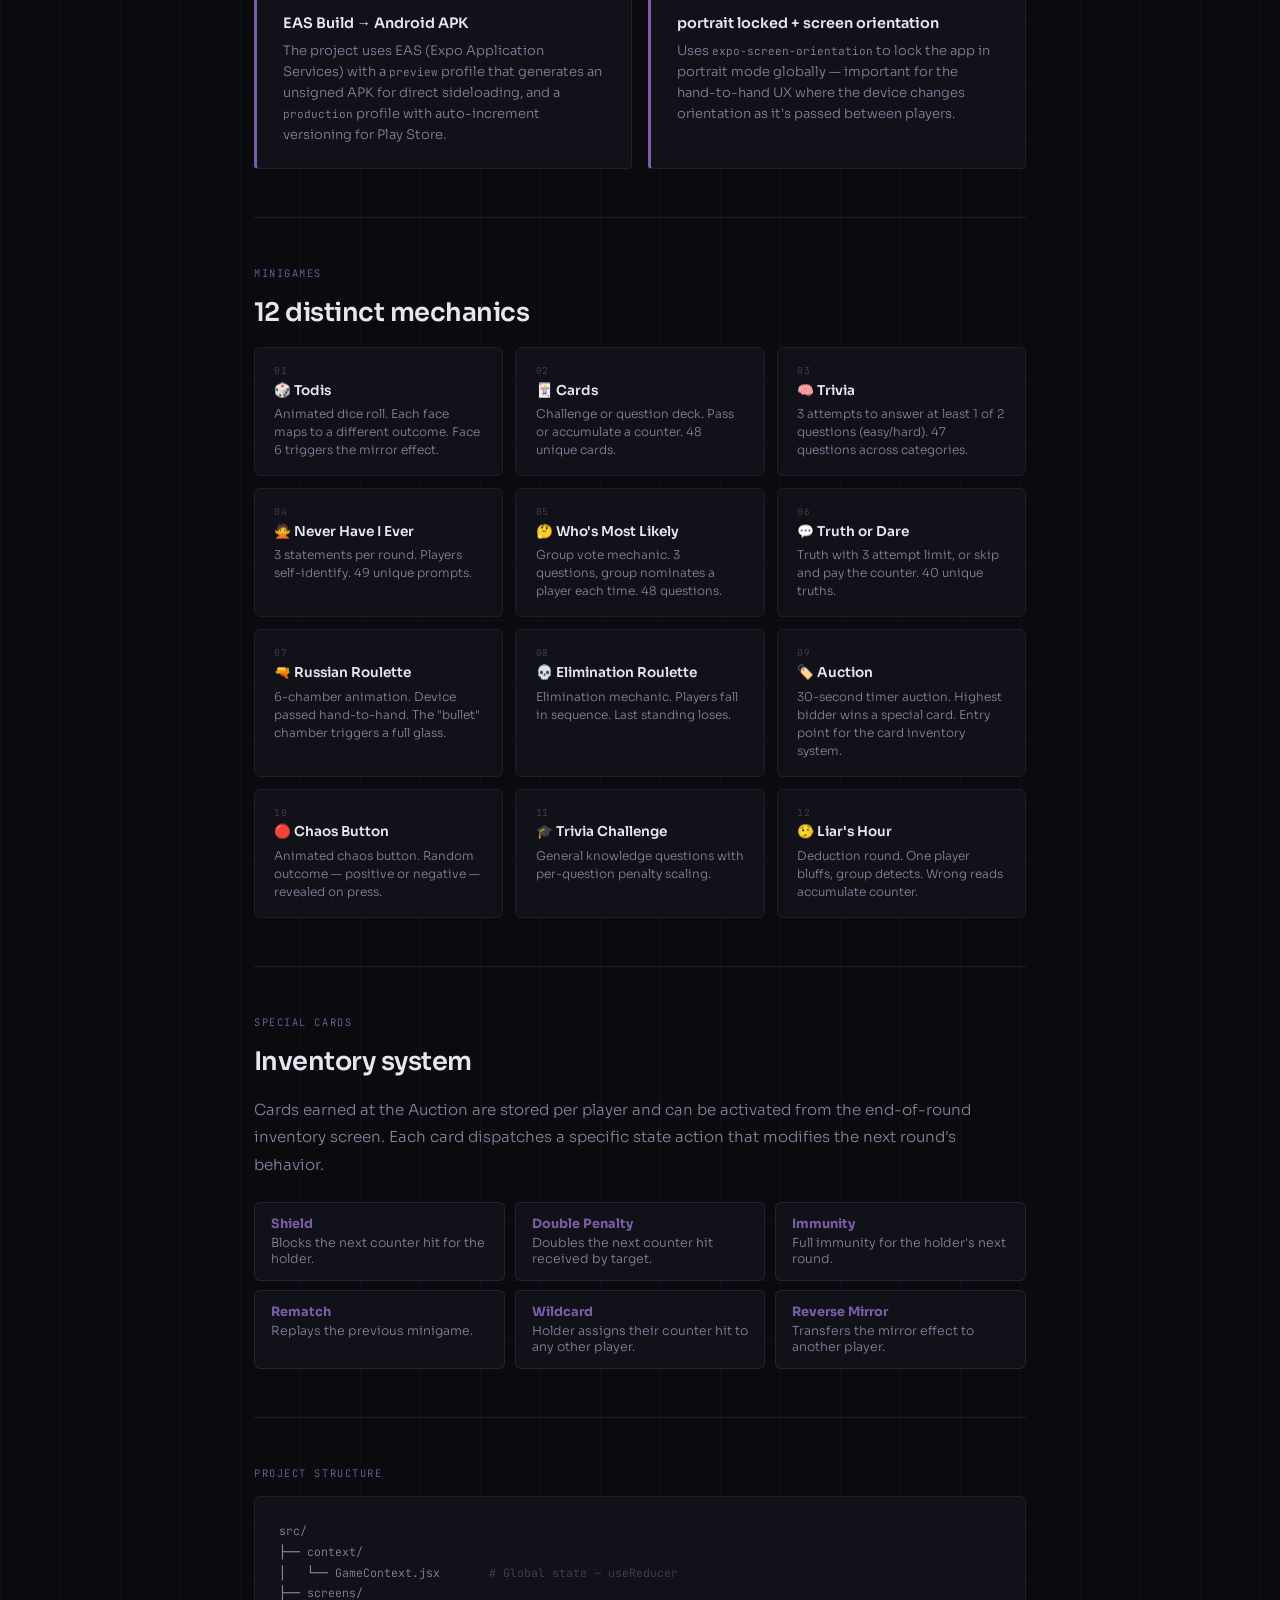
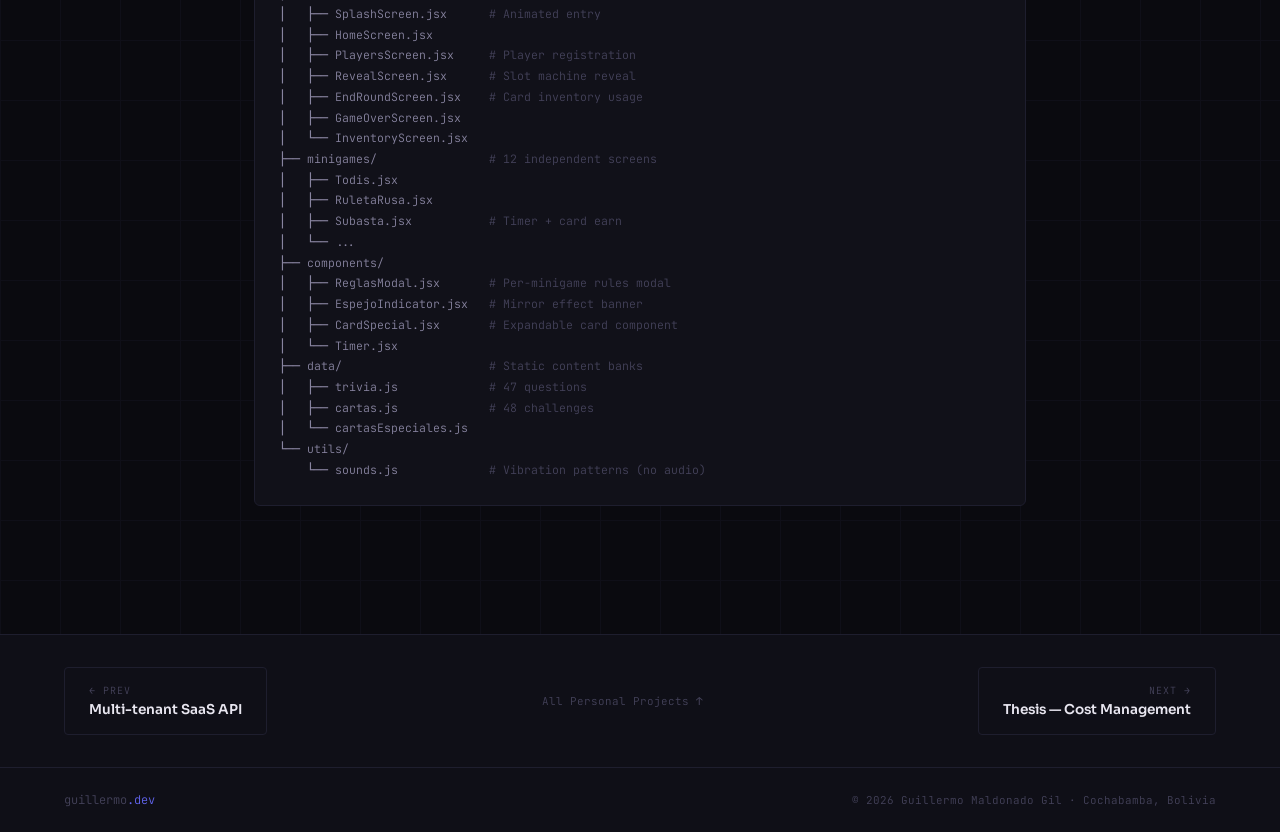
<file: ocanamos.html>
<!DOCTYPE html>
<html lang="en">
<head>
<meta charset="UTF-8"/>
<meta name="viewport" content="width=device-width, initial-scale=1.0"/>
<title>O'Cañamos? — Guillermo Maldonado</title>
<link rel="preconnect" href="https://fonts.googleapis.com">
<link href="https://fonts.googleapis.com/css2?family=Sora:wght@300;400;600;700&family=JetBrains+Mono:wght@300;400;500&display=swap" rel="stylesheet">
<link rel="stylesheet" href="shared.css">
<style>
  .project-hero {
    min-height: 52vh;
    display: flex;
    align-items: flex-end;
    padding: 8rem 4rem 4rem;
    position: relative;
    z-index: 1;
    border-bottom: 1px solid var(--border);
  }
  .hero-glow {
    position: absolute;
    top: 0; left: 0; right: 0; bottom: 0;
    background: radial-gradient(ellipse at 20% 50%, #7B5EA710 0%, transparent 60%);
    pointer-events: none;
  }
  .back-link {
    display: inline-flex;
    align-items: center;
    gap: 0.5rem;
    font-family: 'JetBrains Mono', monospace;
    font-size: 0.7rem;
    letter-spacing: 0.1em;
    color: var(--text-dim);
    text-decoration: none;
    margin-bottom: 2rem;
    transition: color 0.2s;
  }
  .back-link:hover { color: var(--accent-2); }
  .hero-eyebrow {
    font-family: 'JetBrains Mono', monospace;
    font-size: 0.68rem;
    letter-spacing: 0.15em;
    text-transform: uppercase;
    color: var(--accent-2);
    margin-bottom: 0.8rem;
  }
  .hero-title {
    font-size: clamp(2rem, 5vw, 3.8rem);
    font-weight: 700;
    letter-spacing: -0.03em;
    line-height: 1.08;
    color: var(--text);
    margin-bottom: 1.5rem;
    max-width: 720px;
  }
  .hero-meta {
    display: flex;
    align-items: center;
    gap: 1.5rem;
    flex-wrap: wrap;
  }
  .hero-period {
    font-family: 'JetBrains Mono', monospace;
    font-size: 0.72rem;
    color: var(--text-dim);
  }
  .github-pill {
    font-family: 'JetBrains Mono', monospace;
    font-size: 0.72rem;
    color: var(--accent-2);
    text-decoration: none;
    padding: 0.35rem 0.8rem;
    border: 1px solid rgba(123,94,167,0.3);
    border-radius: 4px;
    background: rgba(123,94,167,0.05);
    transition: all 0.2s;
    display: inline-flex;
    align-items: center;
    gap: 0.4rem;
  }
  .github-pill:hover {
    background: rgba(123,94,167,0.12);
    border-color: var(--accent-2);
    transform: translateY(-2px);
  }
  .content {
    max-width: 900px;
    margin: 0 auto;
    padding: 5rem 4rem;
    position: relative;
    z-index: 1;
  }
  .section-label {
    font-family: 'JetBrains Mono', monospace;
    font-size: 0.65rem;
    letter-spacing: 0.15em;
    text-transform: uppercase;
    color: var(--accent-2);
    margin-bottom: 1rem;
  }
  .section-title {
    font-size: 1.6rem;
    font-weight: 600;
    letter-spacing: -0.02em;
    color: var(--text);
    margin-bottom: 1.2rem;
  }
  .section-text {
    font-size: 0.95rem;
    color: var(--text-mid);
    line-height: 1.8;
    margin-bottom: 3rem;
  }
  .divider {
    border: none;
    border-top: 1px solid var(--border);
    margin: 3rem 0;
  }
  .tech-stack {
    display: flex;
    flex-wrap: wrap;
    gap: 0.5rem;
    margin-bottom: 3rem;
  }
  .feat-grid {
    display: grid;
    grid-template-columns: 1fr 1fr;
    gap: 1rem;
    margin-bottom: 3rem;
  }
  .feat-card {
    background: var(--bg-card);
    border: 1px solid var(--border);
    border-left: 3px solid var(--accent-2);
    border-radius: 4px;
    padding: 1.4rem 1.6rem;
    transition: border-color 0.2s;
  }
  .feat-card:hover { border-color: var(--accent-2); }
  .feat-title {
    font-weight: 600;
    font-size: 0.9rem;
    color: var(--text);
    margin-bottom: 0.5rem;
  }
  .feat-desc {
    font-size: 0.82rem;
    color: var(--text-mid);
    line-height: 1.6;
  }
  .minigames-grid {
    display: grid;
    grid-template-columns: repeat(3, 1fr);
    gap: 0.75rem;
    margin-bottom: 3rem;
  }
  .minigame-card {
    background: var(--bg-card);
    border: 1px solid var(--border);
    border-radius: 6px;
    padding: 1rem 1.2rem;
    transition: border-color 0.2s;
  }
  .minigame-card:hover { border-color: var(--accent-2); }
  .minigame-num {
    font-family: 'JetBrains Mono', monospace;
    font-size: 0.6rem;
    letter-spacing: 0.1em;
    color: var(--text-dim);
    margin-bottom: 0.3rem;
  }
  .minigame-name {
    font-size: 0.85rem;
    font-weight: 600;
    color: var(--text);
    margin-bottom: 0.4rem;
  }
  .minigame-desc {
    font-size: 0.75rem;
    color: var(--text-mid);
    line-height: 1.5;
  }
  .cards-grid {
    display: grid;
    grid-template-columns: repeat(3, 1fr);
    gap: 0.6rem;
    margin-bottom: 3rem;
  }
  .special-card {
    background: var(--bg-card);
    border: 1px solid rgba(123,94,167,0.2);
    border-radius: 6px;
    padding: 0.8rem 1rem;
    font-size: 0.78rem;
    color: var(--text-mid);
  }
  .special-card strong {
    display: block;
    color: var(--accent-2);
    font-size: 0.8rem;
    margin-bottom: 0.2rem;
  }
  .results-list { display: flex; flex-direction: column; gap: 0.7rem; margin-bottom: 3rem; }
  .result-item {
    display: flex;
    align-items: flex-start;
    gap: 0.8rem;
    font-size: 0.88rem;
    color: var(--text-mid);
    line-height: 1.5;
  }
  .result-check {
    color: var(--accent-2);
    font-weight: 600;
    font-size: 0.9rem;
    flex-shrink: 0;
    margin-top: 0.1rem;
  }
  .project-nav {
    display: flex;
    justify-content: space-between;
    align-items: center;
    padding: 2rem 4rem;
    border-top: 1px solid var(--border);
    background: var(--bg-2);
    position: relative;
    z-index: 1;
  }
  .proj-nav-link {
    display: flex;
    flex-direction: column;
    gap: 0.3rem;
    text-decoration: none;
    padding: 1rem 1.5rem;
    border: 1px solid var(--border);
    border-radius: 4px;
    transition: border-color 0.2s, background 0.2s;
    min-width: 200px;
  }
  .proj-nav-link:hover { border-color: var(--accent); background: var(--bg-card); }
  .proj-nav-label {
    font-family: 'JetBrains Mono', monospace;
    font-size: 0.62rem;
    letter-spacing: 0.1em;
    color: var(--text-dim);
    text-transform: uppercase;
  }
  .proj-nav-title {
    font-size: 0.85rem;
    font-weight: 600;
    color: var(--text);
  }
  .proj-nav-link.right { text-align: right; }
  .proj-nav-center {
    font-family: 'JetBrains Mono', monospace;
    font-size: 0.68rem;
    color: var(--text-dim);
    text-decoration: none;
    transition: color 0.2s;
  }
  .proj-nav-center:hover { color: var(--accent); }

  @media (max-width: 900px) {
    .project-hero { padding: 6rem 2rem 3rem; }
    .content { padding: 3rem 2rem; }
    .feat-grid { grid-template-columns: 1fr; }
    .minigames-grid { grid-template-columns: 1fr 1fr; }
    .cards-grid { grid-template-columns: 1fr 1fr; }
    .project-nav { padding: 2rem; gap: 1rem; }
    .proj-nav-link { min-width: 140px; }
  }
  @media (max-width: 600px) {
    .project-hero { padding: 5rem 1.5rem 2rem; }
    .content { padding: 2rem 1.5rem; }
    .hero-meta { flex-direction: column; align-items: flex-start; gap: 0.8rem; }
    .minigames-grid { grid-template-columns: 1fr; }
    .cards-grid { grid-template-columns: 1fr 1fr; }
    .project-nav { flex-direction: column; justify-content: center; align-items: center; text-align: center; gap: 1.5rem; }
    .project-nav div:first-child { display: none; }
    .proj-nav-link { width: 100%; align-items: center; text-align: center; }
    .proj-nav-link.right { text-align: center; }
  }
</style>
</head>
<body>

<nav>
  <a href="index.html" class="nav-logo">guillermo<span>.dev</span></a>
  <ul class="nav-links">
    <li><a href="index.html#projects">projects</a></li>
    <li><a href="index.html#open-source">open source</a></li>
    <li><a href="index.html#about">about</a></li>
    <li><a href="index.html#contact" class="nav-cta">contact</a></li>
  </ul>
</nav>

<div class="project-hero">
  <div class="hero-glow"></div>
  <div style="position:relative;z-index:1;width:100%;">
    <a href="index.html#open-source" class="back-link">← Back to personal projects</a>
    <div class="hero-eyebrow">Personal Project · Mobile · React Native</div>
    <h1 class="hero-title">O'Cañamos?</h1>
    <div class="hero-meta">
      <span class="hero-period">2025</span>
      <a href="https://github.com/GuilleMG10/ocanamos" target="_blank" class="github-pill">GitHub ↗</a>
    </div>
  </div>
</div>

<div class="content">

  <div class="section-label">Overview</div>
  <p class="section-text">Single-device party game for Android groups. One phone is passed hand-to-hand between players — each turn, a slot machine reveals one of 12 minigames with completely different mechanics, animations, and rules. Built as a personal challenge to push React Native's animation system and manage complex, branching game state without any third-party state management or audio libraries.</p>

  <div class="section-label">Tech Stack</div>
  <div class="tech-stack">
    <span class="tech-tag">React Native</span>
    <span class="tech-tag">Expo SDK 54</span>
    <span class="tech-tag">React Navigation v7</span>
    <span class="tech-tag">Animated API</span>
    <span class="tech-tag">useReducer + Context API</span>
    <span class="tech-tag">Vibration API</span>
    <span class="tech-tag">expo-screen-orientation</span>
    <span class="tech-tag">EAS Build</span>
  </div>

  <hr class="divider">

  <div class="section-label">Technical Challenges</div>
  <h2 class="section-title">12 different game states, one state machine</h2>
  <p class="section-text">The core challenge: each minigame has its own internal state, win/lose conditions, and transitions — but they all live inside a single global <code style="font-family:'JetBrains Mono',monospace;font-size:0.85em;color:var(--accent-2);">useReducer</code> that tracks turns, player order, the special card inventory, mirror effects, and the running counter. Every screen reads from this shared context and dispatches typed actions — no prop drilling, no external state library.</p>

  <div class="feat-grid">
    <div class="feat-card">
      <div class="feat-title">Animated API — no libraries</div>
      <div class="feat-desc">The slot machine reveal, dice roll, splash screen, and chaos button are all built with React Native's built-in <code style="font-family:'JetBrains Mono',monospace;font-size:0.85em;">Animated</code> API. No Reanimated, no Lottie, no external dependencies — just <code style="font-family:'JetBrains Mono',monospace;font-size:0.85em;">Animated.Value</code>, <code style="font-family:'JetBrains Mono',monospace;font-size:0.85em;">timing()</code>, and <code style="font-family:'JetBrains Mono',monospace;font-size:0.85em;">spring()</code>.</div>
    </div>
    <div class="feat-card">
      <div class="feat-title">Single useReducer state machine</div>
      <div class="feat-desc">All game state — players, turns, scores, card inventories, mirror effects — is managed through a single typed <code style="font-family:'JetBrains Mono',monospace;font-size:0.85em;">useReducer</code> + <code style="font-family:'JetBrains Mono',monospace;font-size:0.85em;">Context</code> tree. Each minigame dispatches typed actions; the reducer handles all valid transitions.</div>
    </div>
    <div class="feat-card">
      <div class="feat-title">Haptic feedback, no audio</div>
      <div class="feat-desc">Every interaction has physical feedback through the <code style="font-family:'JetBrains Mono',monospace;font-size:0.85em;">Vibration API</code> with custom vibration patterns per event type. Zero audio files — no permission requests, no file size overhead.</div>
    </div>
    <div class="feat-card">
      <div class="feat-title">Special card system</div>
      <div class="feat-desc">Cards earned in the Auction minigame are stored in each player's inventory and can be played from the end-of-round screen. Each card type has a different effect on game state — shields, doubles, mirrors, wildcards — all handled as state transitions.</div>
    </div>
    <div class="feat-card">
      <div class="feat-title">EAS Build → Android APK</div>
      <div class="feat-desc">The project uses EAS (Expo Application Services) with a <code style="font-family:'JetBrains Mono',monospace;font-size:0.85em;">preview</code> profile that generates an unsigned APK for direct sideloading, and a <code style="font-family:'JetBrains Mono',monospace;font-size:0.85em;">production</code> profile with auto-increment versioning for Play Store.</div>
    </div>
    <div class="feat-card">
      <div class="feat-title">portrait locked + screen orientation</div>
      <div class="feat-desc">Uses <code style="font-family:'JetBrains Mono',monospace;font-size:0.85em;">expo-screen-orientation</code> to lock the app in portrait mode globally — important for the hand-to-hand UX where the device changes orientation as it's passed between players.</div>
    </div>
  </div>

  <hr class="divider">

  <div class="section-label">Minigames</div>
  <h2 class="section-title">12 distinct mechanics</h2>
  <div class="minigames-grid">
    <div class="minigame-card">
      <div class="minigame-num">01</div>
      <div class="minigame-name">🎲 Todis</div>
      <div class="minigame-desc">Animated dice roll. Each face maps to a different outcome. Face 6 triggers the mirror effect.</div>
    </div>
    <div class="minigame-card">
      <div class="minigame-num">02</div>
      <div class="minigame-name">🃏 Cards</div>
      <div class="minigame-desc">Challenge or question deck. Pass or accumulate a counter. 48 unique cards.</div>
    </div>
    <div class="minigame-card">
      <div class="minigame-num">03</div>
      <div class="minigame-name">🧠 Trivia</div>
      <div class="minigame-desc">3 attempts to answer at least 1 of 2 questions (easy/hard). 47 questions across categories.</div>
    </div>
    <div class="minigame-card">
      <div class="minigame-num">04</div>
      <div class="minigame-name">🙅 Never Have I Ever</div>
      <div class="minigame-desc">3 statements per round. Players self-identify. 49 unique prompts.</div>
    </div>
    <div class="minigame-card">
      <div class="minigame-num">05</div>
      <div class="minigame-name">🤔 Who's Most Likely</div>
      <div class="minigame-desc">Group vote mechanic. 3 questions, group nominates a player each time. 48 questions.</div>
    </div>
    <div class="minigame-card">
      <div class="minigame-num">06</div>
      <div class="minigame-name">💬 Truth or Dare</div>
      <div class="minigame-desc">Truth with 3 attempt limit, or skip and pay the counter. 40 unique truths.</div>
    </div>
    <div class="minigame-card">
      <div class="minigame-num">07</div>
      <div class="minigame-name">🔫 Russian Roulette</div>
      <div class="minigame-desc">6-chamber animation. Device passed hand-to-hand. The "bullet" chamber triggers a full glass.</div>
    </div>
    <div class="minigame-card">
      <div class="minigame-num">08</div>
      <div class="minigame-name">💀 Elimination Roulette</div>
      <div class="minigame-desc">Elimination mechanic. Players fall in sequence. Last standing loses.</div>
    </div>
    <div class="minigame-card">
      <div class="minigame-num">09</div>
      <div class="minigame-name">🏷️ Auction</div>
      <div class="minigame-desc">30-second timer auction. Highest bidder wins a special card. Entry point for the card inventory system.</div>
    </div>
    <div class="minigame-card">
      <div class="minigame-num">10</div>
      <div class="minigame-name">🔴 Chaos Button</div>
      <div class="minigame-desc">Animated chaos button. Random outcome — positive or negative — revealed on press.</div>
    </div>
    <div class="minigame-card">
      <div class="minigame-num">11</div>
      <div class="minigame-name">🎓 Trivia Challenge</div>
      <div class="minigame-desc">General knowledge questions with per-question penalty scaling.</div>
    </div>
    <div class="minigame-card">
      <div class="minigame-num">12</div>
      <div class="minigame-name">🤥 Liar's Hour</div>
      <div class="minigame-desc">Deduction round. One player bluffs, group detects. Wrong reads accumulate counter.</div>
    </div>
  </div>

  <hr class="divider">

  <div class="section-label">Special Cards</div>
  <h2 class="section-title">Inventory system</h2>
  <p class="section-text" style="margin-bottom:1.5rem;">Cards earned at the Auction are stored per player and can be activated from the end-of-round inventory screen. Each card dispatches a specific state action that modifies the next round's behavior.</p>
  <div class="cards-grid">
    <div class="special-card"><strong>Shield</strong>Blocks the next counter hit for the holder.</div>
    <div class="special-card"><strong>Double Penalty</strong>Doubles the next counter hit received by target.</div>
    <div class="special-card"><strong>Immunity</strong>Full immunity for the holder's next round.</div>
    <div class="special-card"><strong>Rematch</strong>Replays the previous minigame.</div>
    <div class="special-card"><strong>Wildcard</strong>Holder assigns their counter hit to any other player.</div>
    <div class="special-card"><strong>Reverse Mirror</strong>Transfers the mirror effect to another player.</div>
  </div>

  <hr class="divider">

  <div class="section-label">Project Structure</div>
  <div style="background:var(--bg-card);border:1px solid var(--border);border-radius:6px;padding:1.5rem;margin-bottom:3rem;overflow-x:auto;">
    <pre style="font-family:'JetBrains Mono',monospace;font-size:0.72rem;color:var(--text-mid);line-height:1.8;">src/
├── context/
│   └── GameContext.jsx       <span style="color:var(--text-dim);"># Global state — useReducer</span>
├── screens/
│   ├── SplashScreen.jsx      <span style="color:var(--text-dim);"># Animated entry</span>
│   ├── HomeScreen.jsx
│   ├── PlayersScreen.jsx     <span style="color:var(--text-dim);"># Player registration</span>
│   ├── RevealScreen.jsx      <span style="color:var(--text-dim);"># Slot machine reveal</span>
│   ├── EndRoundScreen.jsx    <span style="color:var(--text-dim);"># Card inventory usage</span>
│   ├── GameOverScreen.jsx
│   └── InventoryScreen.jsx
├── minigames/                <span style="color:var(--text-dim);"># 12 independent screens</span>
│   ├── Todis.jsx
│   ├── RuletaRusa.jsx
│   ├── Subasta.jsx           <span style="color:var(--text-dim);"># Timer + card earn</span>
│   └── ...
├── components/
│   ├── ReglasModal.jsx       <span style="color:var(--text-dim);"># Per-minigame rules modal</span>
│   ├── EspejoIndicator.jsx   <span style="color:var(--text-dim);"># Mirror effect banner</span>
│   ├── CardSpecial.jsx       <span style="color:var(--text-dim);"># Expandable card component</span>
│   └── Timer.jsx
├── data/                     <span style="color:var(--text-dim);"># Static content banks</span>
│   ├── trivia.js             <span style="color:var(--text-dim);"># 47 questions</span>
│   ├── cartas.js             <span style="color:var(--text-dim);"># 48 challenges</span>
│   └── cartasEspeciales.js
└── utils/
    └── sounds.js             <span style="color:var(--text-dim);"># Vibration patterns (no audio)</span></pre>
  </div>

</div>

<div class="project-nav">
  <a href="multitenant.html" class="proj-nav-link">
    <span class="proj-nav-label">← Prev</span>
    <span class="proj-nav-title">Multi-tenant SaaS API</span>
  </a>
  <a href="index.html#open-source" class="proj-nav-center">All Personal Projects ↑</a>
  <a href="thesis.html" class="proj-nav-link right">
    <span class="proj-nav-label">Next →</span>
    <span class="proj-nav-title">Thesis — Cost Management</span>
  </a>
</div>

<footer>
  <span class="footer-logo">guillermo<span>.dev</span></span>
  <span class="footer-copy">© 2026 Guillermo Maldonado Gil · Cochabamba, Bolivia</span>
</footer>

</body>
</html>
</file>
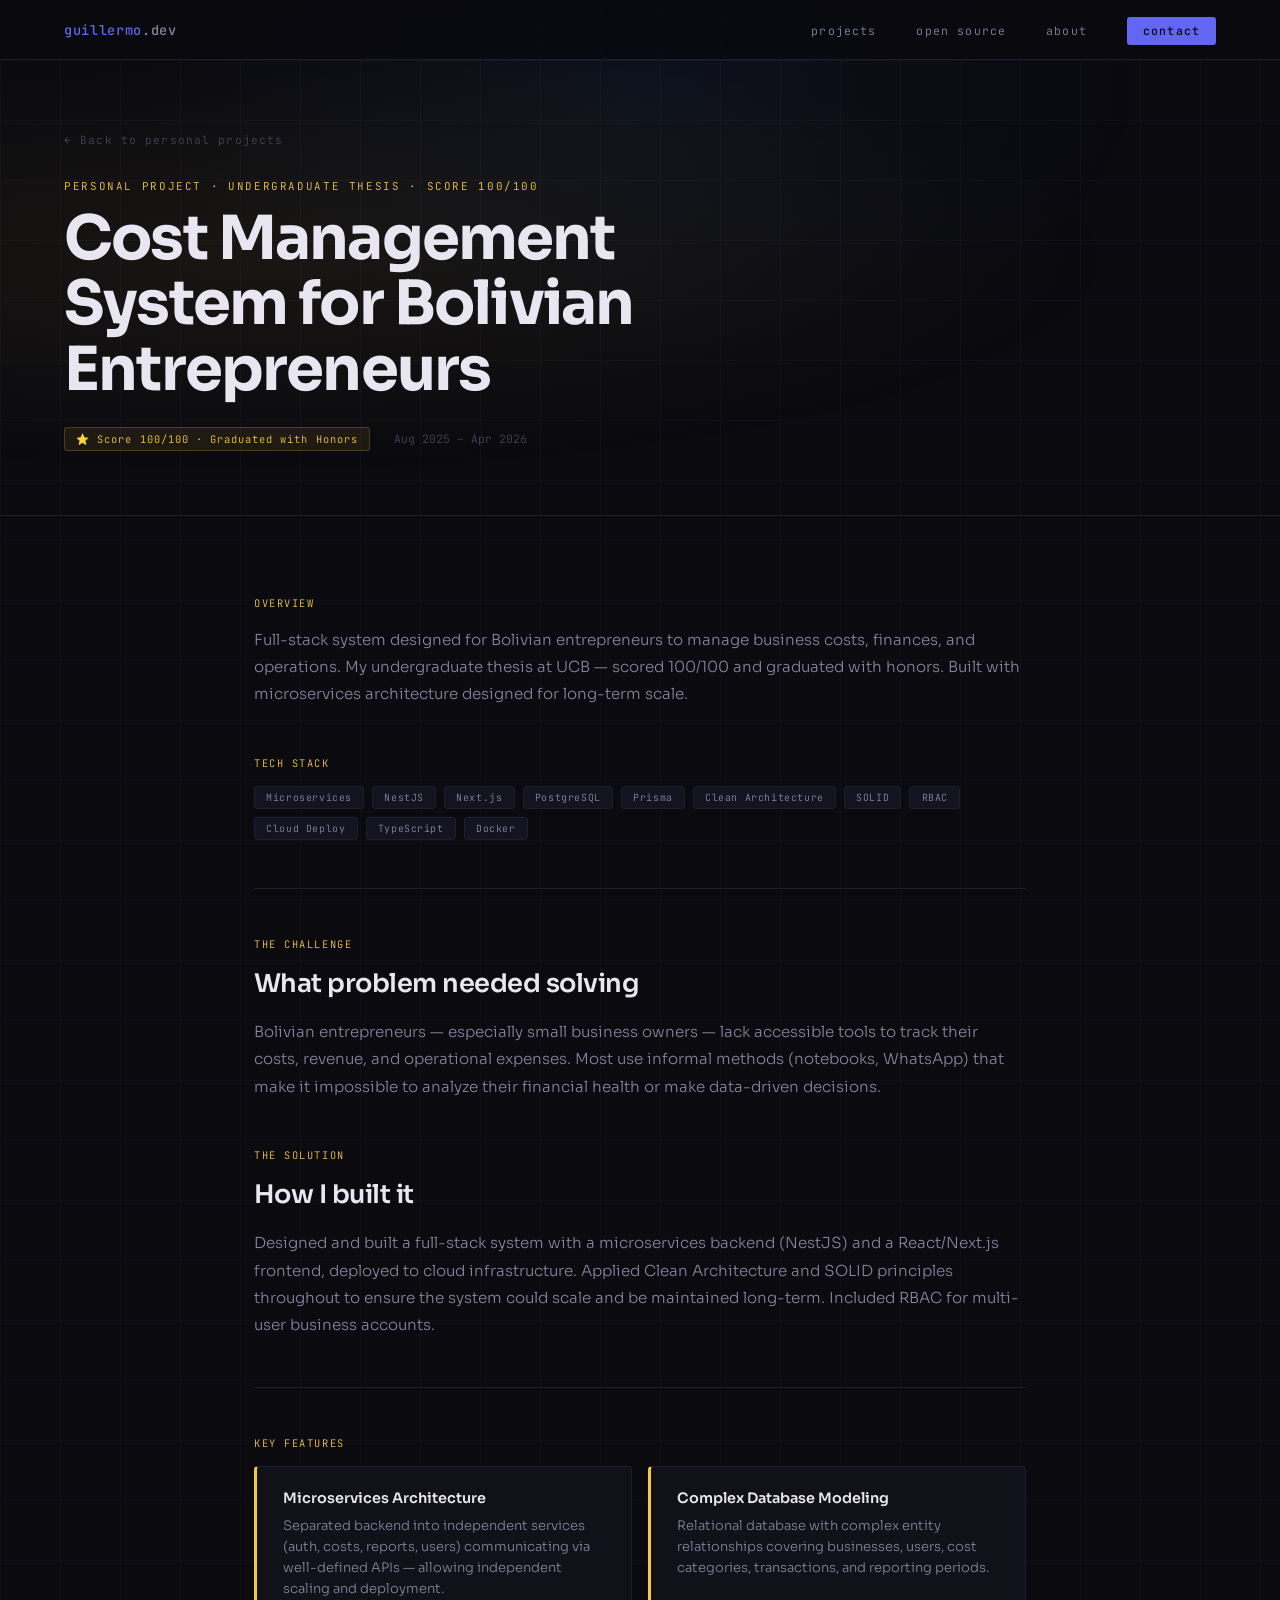
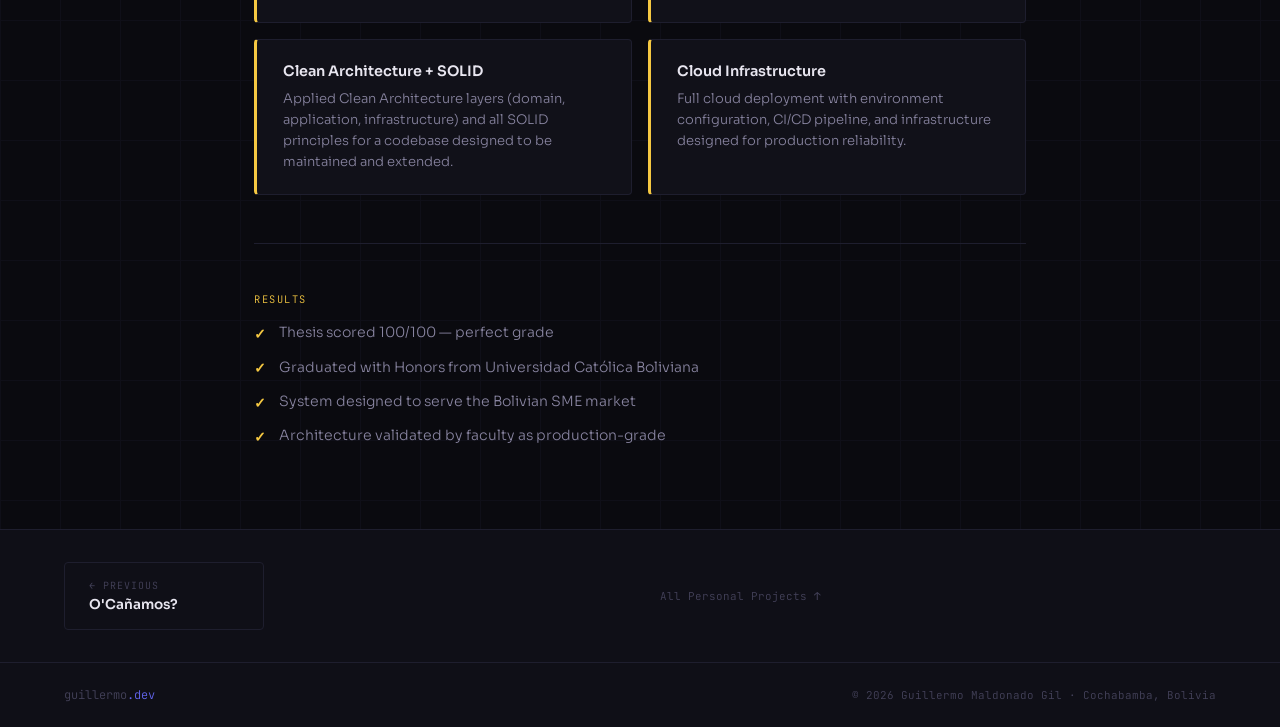
<file: thesis.html>
<!DOCTYPE html>
<html lang="en">
<head>
<meta charset="UTF-8"/>
<meta name="viewport" content="width=device-width, initial-scale=1.0"/>
<title>Cost Management System for Bolivian Entrepreneurs — Guillermo Maldonado</title>
<link rel="preconnect" href="https://fonts.googleapis.com">
<link href="https://fonts.googleapis.com/css2?family=Sora:wght@300;400;600;700&family=JetBrains+Mono:wght@300;400;500&display=swap" rel="stylesheet">
<link rel="stylesheet" href="shared.css">
<style>
  .project-hero {
    min-height: 52vh;
    display: flex;
    align-items: flex-end;
    padding: 8rem 4rem 4rem;
    position: relative;
    z-index: 1;
    border-bottom: 1px solid var(--border);
  }
  .hero-glow {
    position: absolute;
    top: 0; left: 0; right: 0; bottom: 0;
    background: radial-gradient(ellipse at 20% 50%, #F5C84210 0%, transparent 60%);
    pointer-events: none;
  }
  .back-link {
    display: inline-flex;
    align-items: center;
    gap: 0.5rem;
    font-family: 'JetBrains Mono', monospace;
    font-size: 0.7rem;
    letter-spacing: 0.1em;
    color: var(--text-dim);
    text-decoration: none;
    margin-bottom: 2rem;
    transition: color 0.2s;
  }
  .back-link:hover { color: var(--accent); }
  .hero-eyebrow {
    font-family: 'JetBrains Mono', monospace;
    font-size: 0.68rem;
    letter-spacing: 0.15em;
    text-transform: uppercase;
    color: #F5C842;
    margin-bottom: 0.8rem;
  }
  .hero-title {
    font-size: clamp(2rem, 5vw, 3.8rem);
    font-weight: 700;
    letter-spacing: -0.03em;
    line-height: 1.08;
    color: var(--text);
    margin-bottom: 1.5rem;
    max-width: 720px;
  }
  .hero-meta {
    display: flex;
    align-items: center;
    gap: 1.5rem;
    flex-wrap: wrap;
  }
  .hero-period {
    font-family: 'JetBrains Mono', monospace;
    font-size: 0.72rem;
    color: var(--text-dim);
  }
  .thesis-badge {
    font-family: 'JetBrains Mono', monospace;
    font-size: 0.65rem;
    letter-spacing: 0.1em;
    color: #F5C842;
    background: rgba(245,200,66,0.08);
    border: 1px solid rgba(245,200,66,0.2);
    padding: 0.25rem 0.7rem;
    border-radius: 3px;
  }

  /* content */
  .content {
    max-width: 900px;
    margin: 0 auto;
    padding: 5rem 4rem;
    position: relative;
    z-index: 1;
  }

  .section-label {
    font-family: 'JetBrains Mono', monospace;
    font-size: 0.65rem;
    letter-spacing: 0.15em;
    text-transform: uppercase;
    color: #F5C842;
    margin-bottom: 1rem;
  }

  .section-title {
    font-size: 1.6rem;
    font-weight: 600;
    letter-spacing: -0.02em;
    color: var(--text);
    margin-bottom: 1.2rem;
  }

  .section-text {
    font-size: 0.95rem;
    color: var(--text-mid);
    line-height: 1.8;
    margin-bottom: 3rem;
  }

  .divider {
    border: none;
    border-top: 1px solid var(--border);
    margin: 3rem 0;
  }

  /* tech stack */
  .tech-stack {
    display: flex;
    flex-wrap: wrap;
    gap: 0.5rem;
    margin-bottom: 3rem;
  }

  /* feature cards */
  .feat-grid {
    display: grid;
    grid-template-columns: 1fr 1fr;
    gap: 1rem;
    margin-bottom: 3rem;
  }
  .feat-card {
    background: var(--bg-card);
    border: 1px solid var(--border);
    border-left: 3px solid #F5C842;
    border-radius: 4px;
    padding: 1.4rem 1.6rem;
    transition: border-color 0.2s;
  }
  .feat-card:hover { border-color: #F5C842; }
  .feat-title {
    font-weight: 600;
    font-size: 0.9rem;
    color: var(--text);
    margin-bottom: 0.5rem;
  }
  .feat-desc {
    font-size: 0.82rem;
    color: var(--text-mid);
    line-height: 1.6;
  }

  /* results */
  .results-list { display: flex; flex-direction: column; gap: 0.7rem; }
  .result-item {
    display: flex;
    align-items: flex-start;
    gap: 0.8rem;
    font-size: 0.88rem;
    color: var(--text-mid);
    line-height: 1.5;
  }
  .result-check {
    color: #F5C842;
    font-weight: 600;
    font-size: 0.9rem;
    flex-shrink: 0;
    margin-top: 0.1rem;
  }

  /* nav between projects */
  .project-nav {
    display: flex;
    justify-content: space-between;
    align-items: center;
    padding: 2rem 4rem;
    border-top: 1px solid var(--border);
    background: var(--bg-2);
    position: relative;
    z-index: 1;
  }
  .proj-nav-link {
    display: flex;
    flex-direction: column;
    gap: 0.3rem;
    text-decoration: none;
    padding: 1rem 1.5rem;
    border: 1px solid var(--border);
    border-radius: 4px;
    transition: border-color 0.2s, background 0.2s;
    min-width: 200px;
  }
  .proj-nav-link:hover { border-color: var(--accent); background: var(--bg-card); }
  .proj-nav-label {
    font-family: 'JetBrains Mono', monospace;
    font-size: 0.62rem;
    letter-spacing: 0.1em;
    color: var(--text-dim);
    text-transform: uppercase;
  }
  .proj-nav-title {
    font-size: 0.85rem;
    font-weight: 600;
    color: var(--text);
  }
  .proj-nav-link.left { text-align: left; }
  .proj-nav-link.right { text-align: right; }
  .proj-nav-center {
    font-family: 'JetBrains Mono', monospace;
    font-size: 0.68rem;
    color: var(--text-dim);
    text-decoration: none;
    transition: color 0.2s;
  }
  .proj-nav-center:hover { color: var(--accent); }

  /* --- TABLET BREAKPOINT (hasta 900px) --- */
  @media (max-width: 900px) {
    .project-hero { padding: 6rem 2rem 3rem; }
    .content { padding: 3rem 2rem; }
    .feat-grid { grid-template-columns: 1fr; }
    .project-nav { padding: 2rem; gap: 1rem; }
    .proj-nav-link { min-width: 140px; }
  }

  /* --- MOBILE BREAKPOINT (hasta 600px) --- */
  @media (max-width: 600px) {
    .project-hero { padding: 5rem 1.5rem 2rem; }
    .content { padding: 2rem 1.5rem; }
    
    .hero-meta { 
      flex-direction: column; 
      align-items: flex-start; 
      gap: 0.8rem; 
    }

    .project-nav { 
      flex-direction: column; 
      justify-content: center; 
      align-items: center;
      text-align: center;
      gap: 1.5rem; 
    }
    
    /* Oculta el div vacío espaciador (el último hijo) en móviles */
    .project-nav div:last-child { 
      display: none; 
    }
    
    .proj-nav-link { 
      width: 100%; 
      align-items: center;
      text-align: center; 
    }
    
    .proj-nav-link.left,
    .proj-nav-link.right { 
      text-align: center; 
    }
  }
</style>
</head>
<body>

<nav>
  <a href="index.html" class="nav-logo">guillermo<span>.dev</span></a>
  <ul class="nav-links">
    <li><a href="index.html#projects">projects</a></li>
    <li><a href="index.html#open-source">open source</a></li>
    <li><a href="index.html#about">about</a></li>
    <li><a href="index.html#contact" class="nav-cta">contact</a></li>
  </ul>
</nav>

<div class="project-hero">
  <div class="hero-glow"></div>
  <div style="position:relative;z-index:1;width:100%;">
    <a href="index.html#open-source" class="back-link">← Back to personal projects</a>
    <div class="hero-eyebrow">Personal Project · Undergraduate Thesis · Score 100/100</div>
    <h1 class="hero-title">Cost Management System for Bolivian Entrepreneurs</h1>
    <div class="hero-meta">
      <span class="thesis-badge">⭐ Score 100/100 · Graduated with Honors</span>
      <span class="hero-period">Aug 2025 – Apr 2026</span>
    </div>
  </div>
</div>

<div class="content">

  <div class="section-label">Overview</div>
  <p class="section-text">Full-stack system designed for Bolivian entrepreneurs to manage business costs, finances, and operations. My undergraduate thesis at UCB — scored 100/100 and graduated with honors. Built with microservices architecture designed for long-term scale.</p>

  <div class="section-label">Tech Stack</div>
  <div class="tech-stack"><span class="tech-tag">Microservices</span><span class="tech-tag">NestJS</span><span class="tech-tag">Next.js</span><span class="tech-tag">PostgreSQL</span><span class="tech-tag">Prisma</span><span class="tech-tag">Clean Architecture</span><span class="tech-tag">SOLID</span><span class="tech-tag">RBAC</span><span class="tech-tag">Cloud Deploy</span><span class="tech-tag">TypeScript</span><span class="tech-tag">Docker</span></div>

  <hr class="divider">

  <div class="section-label">The Challenge</div>
  <h2 class="section-title">What problem needed solving</h2>
  <p class="section-text">Bolivian entrepreneurs — especially small business owners — lack accessible tools to track their costs, revenue, and operational expenses. Most use informal methods (notebooks, WhatsApp) that make it impossible to analyze their financial health or make data-driven decisions.</p>

  <div class="section-label">The Solution</div>
  <h2 class="section-title">How I built it</h2>
  <p class="section-text">Designed and built a full-stack system with a microservices backend (NestJS) and a React/Next.js frontend, deployed to cloud infrastructure. Applied Clean Architecture and SOLID principles throughout to ensure the system could scale and be maintained long-term. Included RBAC for multi-user business accounts.</p>

  <hr class="divider">

  <div class="section-label">Key Features</div>
  <div class="feat-grid">
    <div class="feat-card">
      <div class="feat-title">Microservices Architecture</div>
      <div class="feat-desc">Separated backend into independent services (auth, costs, reports, users) communicating via well-defined APIs — allowing independent scaling and deployment.</div>
    </div>
    <div class="feat-card">
      <div class="feat-title">Complex Database Modeling</div>
      <div class="feat-desc">Relational database with complex entity relationships covering businesses, users, cost categories, transactions, and reporting periods.</div>
    </div>
    <div class="feat-card">
      <div class="feat-title">Clean Architecture + SOLID</div>
      <div class="feat-desc">Applied Clean Architecture layers (domain, application, infrastructure) and all SOLID principles for a codebase designed to be maintained and extended.</div>
    </div>
    <div class="feat-card">
      <div class="feat-title">Cloud Infrastructure</div>
      <div class="feat-desc">Full cloud deployment with environment configuration, CI/CD pipeline, and infrastructure designed for production reliability.</div>
    </div></div>

  <hr class="divider">

  <div class="section-label">Results</div>
  <div class="results-list">
    <div class="result-item">
      <span class="result-check">✓</span>
      <span>Thesis scored 100/100 — perfect grade</span>
    </div>
    <div class="result-item">
      <span class="result-check">✓</span>
      <span>Graduated with Honors from Universidad Católica Boliviana</span>
    </div>
    <div class="result-item">
      <span class="result-check">✓</span>
      <span>System designed to serve the Bolivian SME market</span>
    </div>
    <div class="result-item">
      <span class="result-check">✓</span>
      <span>Architecture validated by faculty as production-grade</span>
    </div></div>

</div>

<!-- project navigation -->
<div class="project-nav">
  <a href="ocanamos.html" class="proj-nav-link left">
    <span class="proj-nav-label">← Previous</span>
    <span class="proj-nav-title">O'Cañamos?</span>
  </a>

  <a href="index.html#open-source" class="proj-nav-center">All Personal Projects ↑</a>

  <div></div>
</div>

<footer>
  <span class="footer-logo">guillermo<span>.dev</span></span>
  <span class="footer-copy">© 2026 Guillermo Maldonado Gil · Cochabamba, Bolivia</span>
</footer>

</body>
</html>
</file>
<file: shared.css>
@import url('https://fonts.googleapis.com/css2?family=Sora:wght@300;400;600;700&family=JetBrains+Mono:wght@300;400;500&display=swap');

:root {
  --bg:        #0A0A0F;
  --bg-2:      #0F0F17;
  --bg-3:      #141420;
  --bg-card:   #111119;
  --border:    #1E1E2E;
  --border-2:  #2A2A3E;
  --accent:    #6366F1;
  --accent-2:  #7B5EA7;
  --accent-3:  #2DD4BF;
  --text:      #E8E6F0;
  --text-mid:  #8884A0;
  --text-dim:  #44425A;
}

*, *::before, *::after { box-sizing: border-box; margin: 0; padding: 0; }
html { scroll-behavior: smooth; }

body {
  background: var(--bg);
  color: var(--text);
  font-family: 'Sora', sans-serif;
  font-weight: 300;
  overflow-x: hidden;
}

body::before {
  content: '';
  position: fixed;
  inset: 0;
  background-image:
    linear-gradient(var(--border) 1px, transparent 1px),
    linear-gradient(90deg, var(--border) 1px, transparent 1px);
  background-size: 60px 60px;
  opacity: 0.3;
  pointer-events: none;
  z-index: 0;
}

body::after {
  content: '';
  position: fixed;
  top: -20vh; left: 50%;
  transform: translateX(-50%);
  width: 80vw; height: 60vh;
  background: radial-gradient(ellipse, rgba(79,142,247,0.06) 0%, transparent 70%);
  pointer-events: none;
  z-index: 0;
}

nav {
  position: fixed;
  top: 0; left: 0; right: 0;
  z-index: 100;
  display: flex;
  justify-content: space-between;
  align-items: center;
  padding: 1.2rem 4rem;
  background: rgba(10,10,15,0.85);
  backdrop-filter: blur(20px);
  border-bottom: 1px solid var(--border);
}

.nav-logo {
  font-family: 'JetBrains Mono', monospace;
  font-size: 0.85rem;
  font-weight: 500;
  color: var(--accent);
  text-decoration: none;
  letter-spacing: 0.05em;
}
.nav-logo span { color: var(--text-mid); }

.nav-links { display: flex; gap: 2.5rem; list-style: none; align-items: center; }
.nav-links a {
  font-family: 'JetBrains Mono', monospace;
  font-size: 0.72rem;
  letter-spacing: 0.1em;
  color: var(--text-mid);
  text-decoration: none;
  transition: color 0.2s;
}
.nav-links a:hover { color: var(--accent); }
.nav-cta {
  background: var(--accent) !important;
  color: var(--bg) !important;
  padding: 0.4rem 1rem;
  border-radius: 3px;
  font-weight: 500 !important;
}

.btn {
  display: inline-flex;
  align-items: center;
  gap: 0.5rem;
  padding: 0.65rem 1.5rem;
  border-radius: 3px;
  font-family: 'JetBrains Mono', monospace;
  font-size: 0.72rem;
  letter-spacing: 0.08em;
  text-decoration: none;
  transition: all 0.2s;
  cursor: pointer;
  border: none;
}
.btn-primary { background: var(--accent); color: var(--bg); font-weight: 500; }
.btn-primary:hover { background: #6BA3FF; transform: translateY(-2px); }
.btn-ghost { border: 1px solid var(--border-2); color: var(--text-mid); background: transparent; }
.btn-ghost:hover { border-color: var(--accent); color: var(--accent); transform: translateY(-2px); }

.live-badge {
  display: inline-flex;
  align-items: center;
  gap: 0.4rem;
  font-family: 'JetBrains Mono', monospace;
  font-size: 0.65rem;
  letter-spacing: 0.1em;
  text-transform: uppercase;
  color: var(--accent-3);
}
.live-dot {
  width: 5px; height: 5px;
  border-radius: 50%;
  background: var(--accent-3);
  animation: pulse 2s infinite;
}
.tech-tag {
  font-family: 'JetBrains Mono', monospace;
  font-size: 0.62rem;
  letter-spacing: 0.06em;
  color: var(--text-mid);
  background: var(--bg-3);
  border: 1px solid var(--border);
  padding: 0.25rem 0.7rem;
  border-radius: 3px;
}

footer {
  background: var(--bg-2);
  border-top: 1px solid var(--border);
  padding: 1.5rem 4rem;
  display: flex;
  justify-content: space-between;
  align-items: center;
  position: relative;
  z-index: 1;
}
.footer-logo { font-family: 'JetBrains Mono', monospace; font-size: 0.75rem; color: var(--text-dim); }
.footer-logo span { color: var(--accent); }
.footer-copy { font-family: 'JetBrains Mono', monospace; font-size: 0.68rem; color: var(--text-dim); }

@keyframes fadeUp {
  from { opacity: 0; transform: translateY(20px); }
  to   { opacity: 1; transform: translateY(0); }
}
@keyframes pulse {
  0%, 100% { opacity: 1; }
  50% { opacity: 0.3; }
}
@keyframes pageIn {
  from { opacity: 0; transform: translateY(8px); }
  to   { opacity: 1; transform: translateY(0); }
}
body { animation: pageIn 0.4s ease forwards; }

/* --- TABLET BREAKPOINT (hasta 900px) --- */
@media (max-width: 900px) {
  nav { 
    padding: 1rem 2rem; 
  }
  .nav-links { 
    gap: 1.5rem; 
  }
  footer { 
    padding: 1.5rem 2rem; 
  }
}

/* --- MOBILE BREAKPOINT (hasta 600px) --- */
@media (max-width: 600px) {
  nav { 
    padding: 1rem 1.5rem; 
    flex-direction: column;
    gap: 1rem;
  }
  .nav-links {
    width: 100%;
    justify-content: center;
    gap: 1.2rem;
  }
  .nav-cta {
    padding: 0.3rem 0.8rem; 
  }
  
  footer { 
    padding: 1.5rem; 
    flex-direction: column; 
    text-align: center;
    gap: 0.8rem; 
  }
}
</file>
